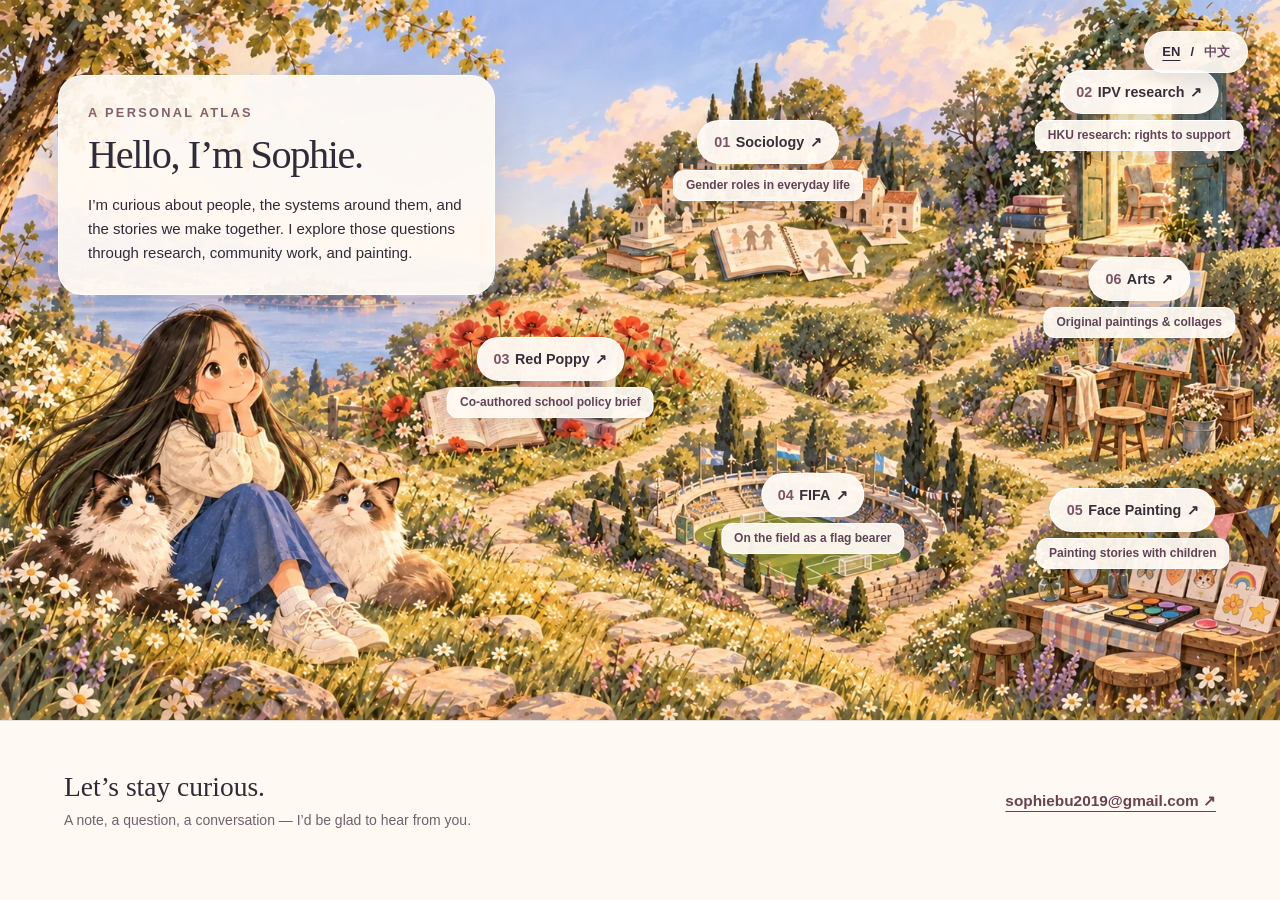
<file: index.html>
<!doctype html>
<html lang="en">
<head>
  <meta charset="utf-8" />
  <meta name="viewport" content="width=device-width, initial-scale=1" />
  <meta name="theme-color" content="#fff9f3" />
  <meta name="description" content="Sophie Bu's illustrated portfolio of research, policy, and community work." />
  <title>Sophie Bu | A Personal Atlas</title>
  <link rel="preload" as="image" href="assets/home-atlas-v2.webp" />
  <link rel="stylesheet" href="home.css?v=3" />
  <script src="home.js?v=3" defer></script>
</head>
<body>
  <a class="skip-link" href="#main" data-i18n="skip">Skip to content</a>
  <div class="language-switch" role="group" aria-label="Language">
    <button type="button" data-lang="en" aria-pressed="true">EN</button><span aria-hidden="true">/</span><button type="button" data-lang="zh" aria-pressed="false">中文</button>
  </div>
  <main id="main">
    <div class="map-scroll" aria-label="Illustrated map of Sophie's work">
      <section class="home-map" id="home" aria-labelledby="home-title">
        <img class="map-art" src="assets/home-atlas-v2.webp" alt="" width="1672" height="941" fetchpriority="high" />
        <div class="intro-card" id="about">
          <p class="eyebrow" data-i18n="eyebrow">A personal atlas</p>
          <h1 id="home-title" data-i18n="hello">Hello, I’m Sophie.</h1>
          <p data-i18n="intro">I’m curious about people, the systems around them, and the stories we make together. I explore those questions through research, community work, and painting.</p>
        </div>
        <nav class="map-destinations" id="selected-work" aria-label="Explore Sophie's projects">
          <a class="map-link sociology" href="activities/sociology.html" data-project="sociology"><span class="map-label"><span class="map-pill"><b>01</b> <span data-i18n="sociology">Sociology</span> <span aria-hidden="true">↗</span></span><span class="map-caption" data-i18n="sociologyHook">Gender roles in everyday life</span></span></a>
          <a class="map-link ipv" href="activities/ipv.html" data-project="ipv"><span class="map-label"><span class="map-pill"><b>02</b> <span data-i18n="ipv">IPV research</span> <span aria-hidden="true">↗</span></span><span class="map-caption" data-i18n="ipvHook">HKU research: rights to support</span></span></a>
          <a class="map-link trpi" href="activities/trpi.html" data-project="trpi"><span class="map-label"><span class="map-pill"><b>03</b> <span data-i18n="trpi">Red Poppy</span> <span aria-hidden="true">↗</span></span><span class="map-caption" data-i18n="trpiHook">Co-authored school policy brief</span></span></a>
          <a class="map-link fifa" href="activities/fifa.html" data-project="fifa"><span class="map-label"><span class="map-pill"><b>04</b> <span data-i18n="fifa">FIFA</span> <span aria-hidden="true">↗</span></span><span class="map-caption" data-i18n="fifaHook">On the field as a flag bearer</span></span></a>
          <a class="map-link face-painting" href="activities/face-painting.html" data-project="facePainting"><span class="map-label"><span class="map-pill"><b>05</b> <span data-i18n="facePainting">Face Painting</span> <span aria-hidden="true">↗</span></span><span class="map-caption" data-i18n="facePaintingHook">Painting stories with children</span></span></a>
          <a class="map-link arts" href="activities/arts.html" data-project="arts"><span class="map-label"><span class="map-pill"><b>06</b> <span data-i18n="arts">Arts</span> <span aria-hidden="true">↗</span></span><span class="map-caption" data-i18n="artsHook">Original paintings &amp; collages</span></span></a>
        </nav>
      </section>
    </div>
    <p class="mobile-cue" data-i18n="swipe">Swipe the picture to explore all six chapters →</p>
    <nav class="mobile-work" aria-label="Explore Sophie's projects">
      <p class="mobile-work-eyebrow" data-i18n="workEyebrow">Six chapters at a glance</p>
      <a href="activities/sociology.html"><b>01</b><span><strong data-i18n="sociology">Sociology</strong><small data-i18n="sociologyHook">Gender roles in everyday life</small></span><span aria-hidden="true">↗</span></a>
      <a href="activities/ipv.html"><b>02</b><span><strong data-i18n="ipv">IPV research</strong><small data-i18n="ipvHook">HKU research: rights to support</small></span><span aria-hidden="true">↗</span></a>
      <a href="activities/trpi.html"><b>03</b><span><strong data-i18n="trpi">Red Poppy</strong><small data-i18n="trpiHook">Co-authored school policy brief</small></span><span aria-hidden="true">↗</span></a>
      <a href="activities/fifa.html"><b>04</b><span><strong data-i18n="fifa">FIFA</strong><small data-i18n="fifaHook">On the field as a flag bearer</small></span><span aria-hidden="true">↗</span></a>
      <a href="activities/face-painting.html"><b>05</b><span><strong data-i18n="facePainting">Face Painting</strong><small data-i18n="facePaintingHook">Painting stories with children</small></span><span aria-hidden="true">↗</span></a>
      <a href="activities/arts.html"><b>06</b><span><strong data-i18n="arts">Arts</strong><small data-i18n="artsHook">Original paintings &amp; collages</small></span><span aria-hidden="true">↗</span></a>
    </nav>
    <section class="contact" id="contact" aria-labelledby="contact-title">
      <div>
        <h2 id="contact-title" data-i18n="contactTitle">Let’s stay curious.</h2>
        <p data-i18n="contactLead">A note, a question, a conversation — I’d be glad to hear from you.</p>
      </div>
      <a href="mailto:sophiebu2019@gmail.com">sophiebu2019@gmail.com <span aria-hidden="true">↗</span></a>
    </section>
  </main>
</body>
</html>
</file>
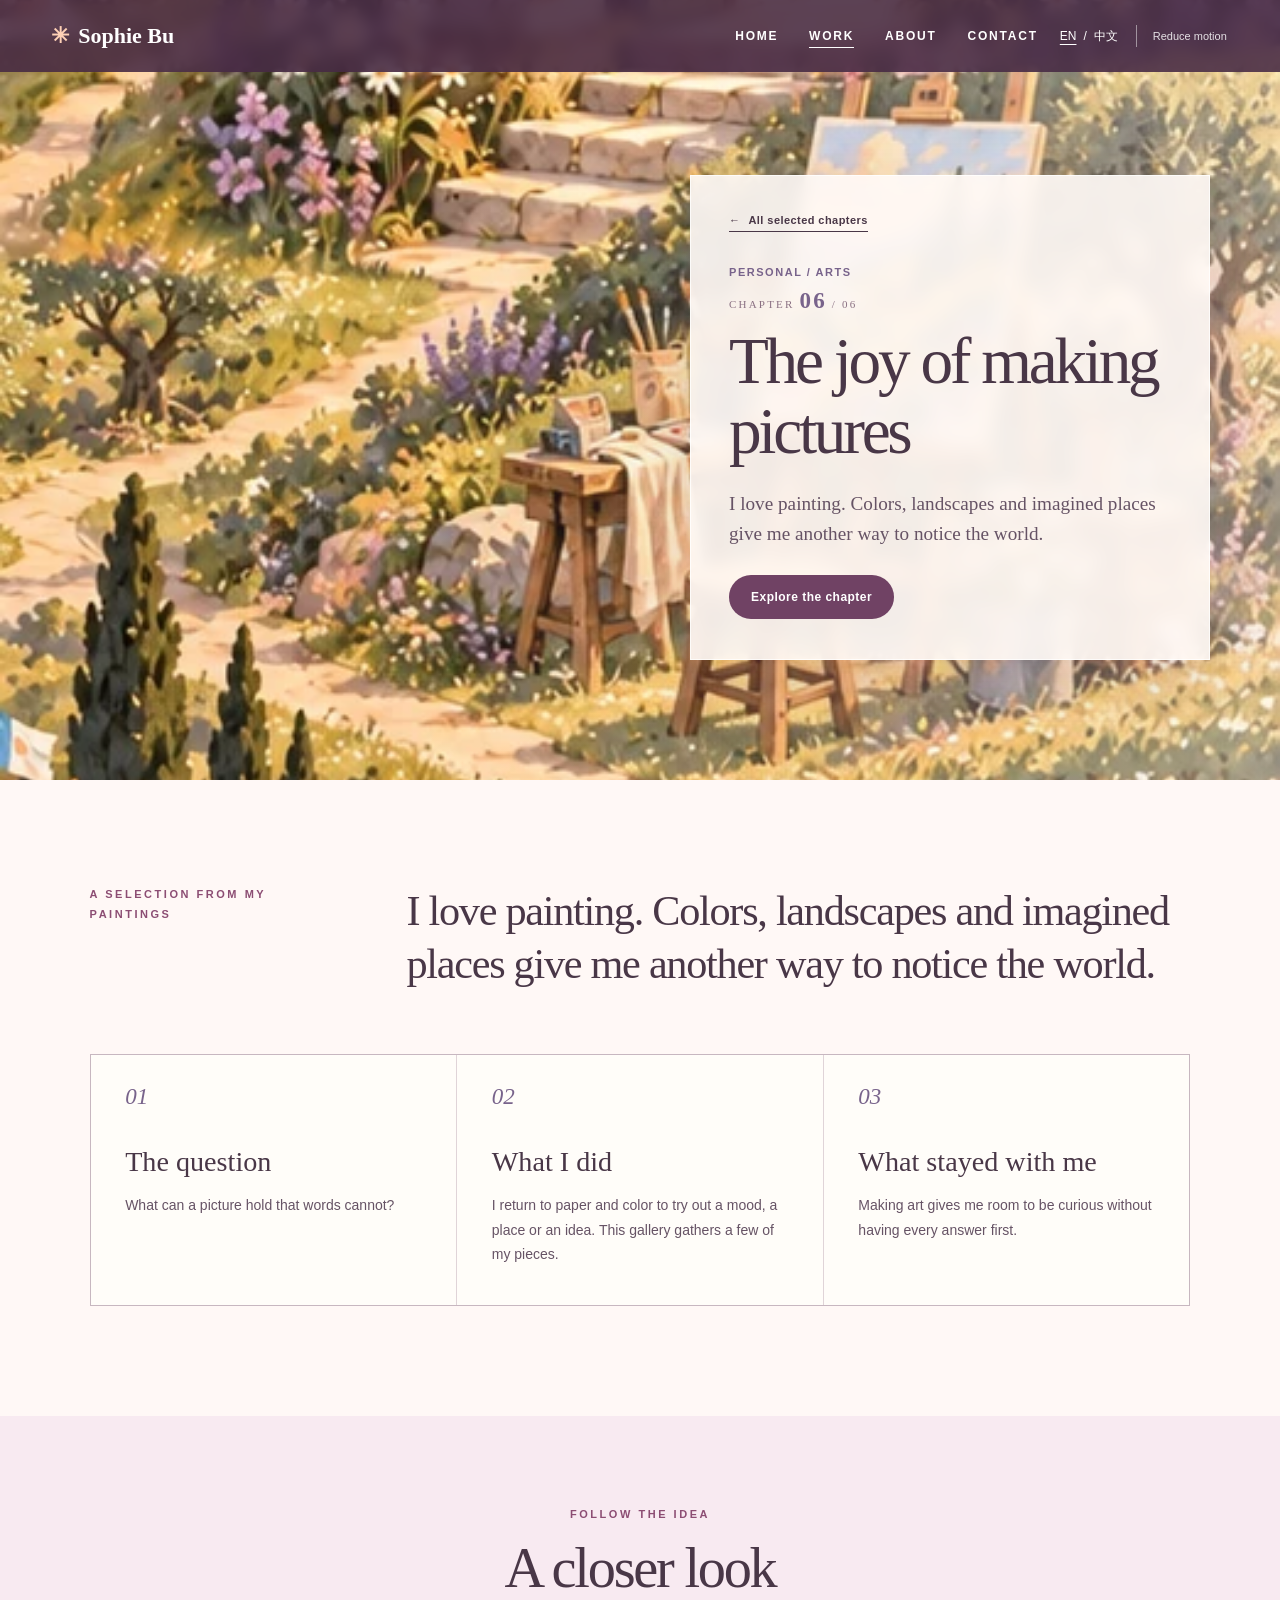
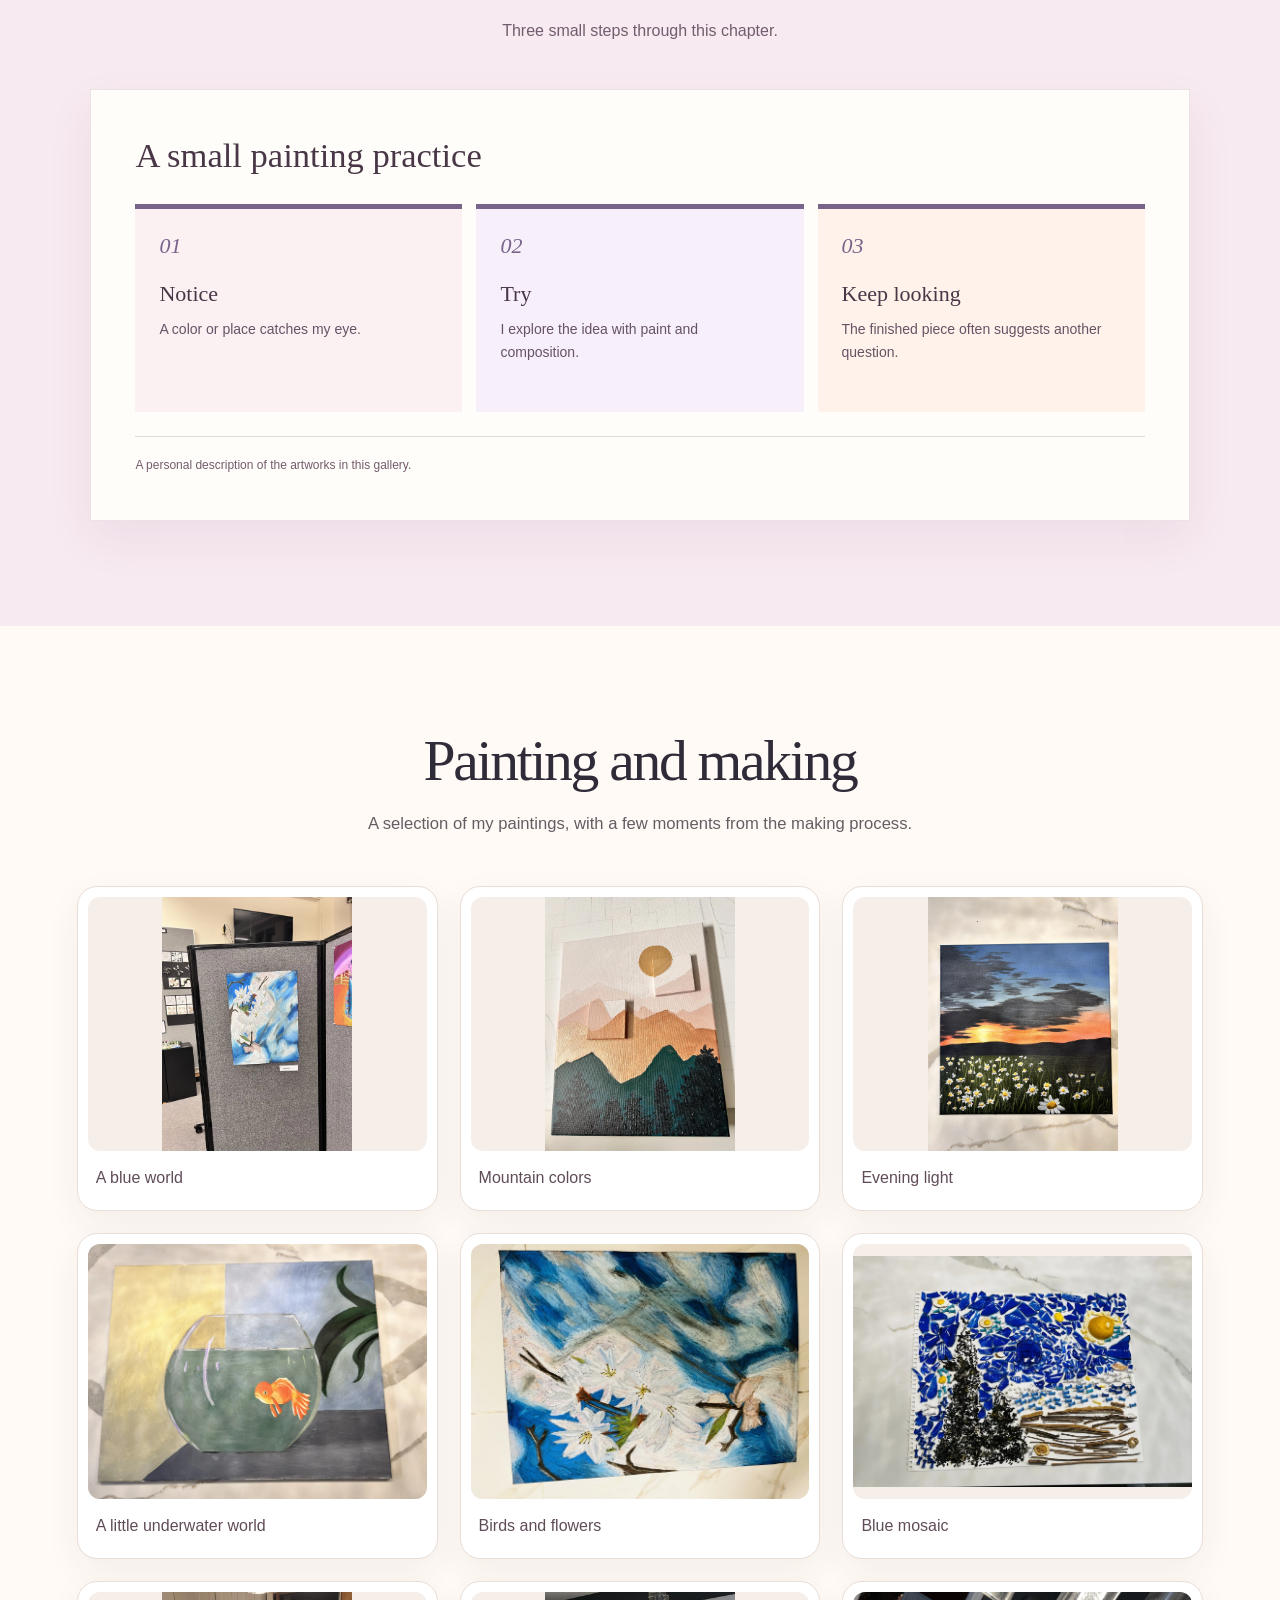
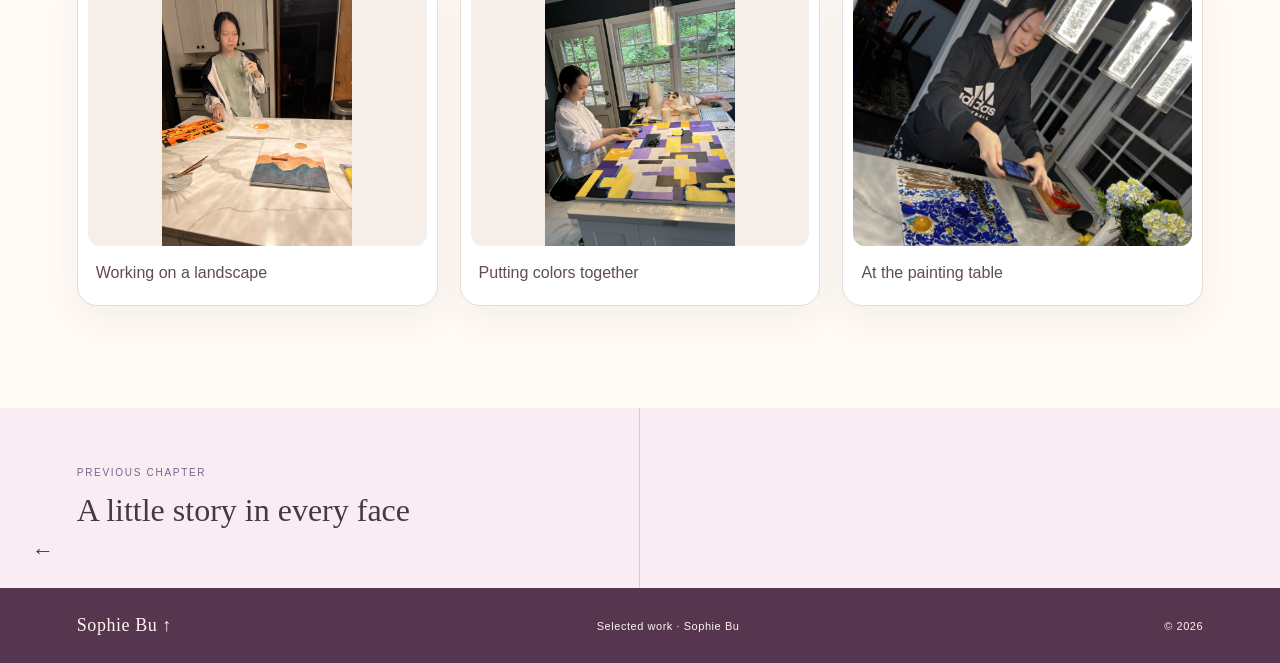
<file: activities/arts.html>
<!doctype html>
<html lang="en">
<head>
  <meta charset="utf-8" />
  <meta name="viewport" content="width=device-width, initial-scale=1" />
  <meta name="theme-color" content="#fff8f6" />
  <meta name="description" content="A chapter from Sophie Bu's illustrated activity portfolio." />
  <title>Activity | Sophie Bu</title>
  <link rel="preload" as="image" href="../assets/arts-hero-v2.webp" />
  <link rel="stylesheet" href="../styles.css?v=6" />
  <link rel="stylesheet" href="../theme.css?v=2" />
  <link rel="stylesheet" href="../creative.css?v=2" />
  <script src="../activity.js?v=4" defer></script>
</head>
<body class="activity-page" data-activity="arts">
  <a class="skip-link" href="#main" data-ui="skip">Skip to content</a>
  <header class="site-header detail-header">
    <a class="brand" href="../index.html#home" aria-label="Sophie Bu, home"><span class="brand-sun" aria-hidden="true">✳</span><span>Sophie Bu</span></a>
    <nav class="main-nav" aria-label="Main navigation">
      <a href="../index.html#home" data-ui="home">Home</a>
      <a href="../index.html#selected-work" data-ui="work" aria-current="page">Work</a>
      <a href="../index.html#about" data-ui="about">About</a>
      <a href="../index.html#contact" data-ui="contact">Contact</a>
    </nav>
    <div class="header-tools"><div class="lang-switch" role="group" aria-label="Language"><button type="button" data-lang="en" aria-pressed="true">EN</button><span aria-hidden="true">/</span><button type="button" data-lang="zh" aria-pressed="false">中文</button></div><button class="motion-toggle" type="button" aria-pressed="false">Reduce motion</button></div>
  </header>
  <button class="motion-toggle-mobile" type="button" aria-pressed="false">Reduce motion</button>
  <main id="main">
    <section class="detail-hero" aria-labelledby="detail-title">
      <img id="hero-art" class="detail-hero-art" src="../assets/arts-hero-v2.webp" alt="" fetchpriority="high" />
      <div class="detail-hero-shade" aria-hidden="true"></div>
      <div class="detail-hero-copy">
        <a class="detail-back" href="../index.html#selected-work"><span aria-hidden="true">←</span> <span data-ui="back">All selected chapters</span></a>
        <p class="detail-kicker"><span data-field="category"></span><span id="chapter-year"></span></p>
        <p class="detail-chapter"><span data-ui="chapter">CHAPTER</span> <strong id="chapter-number"></strong> / 06</p>
        <h1 id="detail-title" data-field="title"></h1>
        <p class="detail-lead" data-field="lead"></p>
        <a class="button button-dark" href="#story" data-ui="read">Explore the chapter</a>
      </div>
    </section>
    <section class="detail-story" id="story">
      <div class="detail-story-intro"><p class="section-kicker" data-field="role"></p><p data-field="lead"></p></div>
      <div class="detail-facts">
        <article><span>01</span><h2 data-ui="question">The question</h2><p data-field="question"></p></article>
        <article><span>02</span><h2 data-ui="action">What I did</h2><p data-field="action"></p></article>
        <article><span>03</span><h2 data-ui="insight">What stayed with me</h2><p data-field="insight"></p></article>
      </div>
    </section>
    <section class="detail-visuals" aria-labelledby="visuals-title"><div class="visuals-heading"><p class="section-kicker" data-ui="visualsEyebrow">FROM THE MATERIALS</p><h2 id="visuals-title" data-ui="visualsTitle">A closer look</h2><p data-ui="visualsLead">Short diagrams adapted from the work itself.</p></div><div id="research-visuals" class="research-visuals"></div></section>
    <section class="creative-gallery" aria-labelledby="gallery-title"><div class="gallery-heading"><h2 id="gallery-title" data-caption-en="Painting and making" data-caption-zh="画画，也记录创作的过程">Painting and making</h2><p data-caption-en="A selection of my paintings, with a few moments from the making process." data-caption-zh="选了几幅我的作品，也留下几张创作时的照片。">A selection of my paintings, with a few moments from the making process.</p></div><div class="gallery-grid"><figure><img src="../assets/arts-blue-exhibition.webp" alt="Blue painting on display." data-alt-en="Blue painting on display." data-alt-zh="展出的蓝色绘画。" loading="lazy" decoding="async" /><figcaption data-caption-en="A blue world" data-caption-zh="蓝色的世界">A blue world</figcaption></figure><figure><img src="../assets/arts-mountains.webp" alt="Colorful abstract mountain painting." data-alt-en="Colorful abstract mountain painting." data-alt-zh="色彩丰富的抽象山景画。" loading="lazy" decoding="async" /><figcaption data-caption-en="Mountain colors" data-caption-zh="山的颜色">Mountain colors</figcaption></figure><figure><img src="../assets/arts-sunset.webp" alt="Landscape painting with a warm sky." data-alt-en="Landscape painting with a warm sky." data-alt-zh="暖色天空下的风景画。" loading="lazy" decoding="async" /><figcaption data-caption-en="Evening light" data-caption-zh="傍晚的光">Evening light</figcaption></figure><figure><img src="../assets/arts-fishbowl.webp" alt="Painting of fish in a bowl." data-alt-en="Painting of fish in a bowl." data-alt-zh="鱼缸中的小鱼绘画。" loading="lazy" decoding="async" /><figcaption data-caption-en="A little underwater world" data-caption-zh="水中的小世界">A little underwater world</figcaption></figure><figure><img src="../assets/arts-birds.webp" alt="Blue birds and flowers in a painting." data-alt-en="Blue birds and flowers in a painting." data-alt-zh="蓝色的鸟与花的绘画。" loading="lazy" decoding="async" /><figcaption data-caption-en="Birds and flowers" data-caption-zh="鸟与花">Birds and flowers</figcaption></figure><figure><img src="../assets/arts-mosaic.webp" alt="Artwork with blue mosaic forms." data-alt-en="Artwork with blue mosaic forms." data-alt-zh="蓝色拼贴风格的作品。" loading="lazy" decoding="async" /><figcaption data-caption-en="Blue mosaic" data-caption-zh="蓝色拼贴">Blue mosaic</figcaption></figure><figure><img src="../assets/arts-making-landscape.webp" alt="Sophie works on a landscape painting at a table." data-alt-en="Sophie works on a landscape painting at a table." data-alt-zh="Sophie 在桌边创作风景画。" loading="lazy" decoding="async" /><figcaption data-caption-en="Working on a landscape" data-caption-zh="画风景的时候">Working on a landscape</figcaption></figure><figure><img src="../assets/arts-making-collage.webp" alt="Sophie works on a colorful collage at a table." data-alt-en="Sophie works on a colorful collage at a table." data-alt-zh="Sophie 在桌边制作彩色拼贴。" loading="lazy" decoding="async" /><figcaption data-caption-en="Putting colors together" data-caption-zh="把颜色拼在一起">Putting colors together</figcaption></figure><figure><img src="../assets/arts-making-mosaic.webp" alt="Sophie works on a blue mosaic-style painting." data-alt-en="Sophie works on a blue mosaic-style painting." data-alt-zh="Sophie 正在创作蓝色拼贴风格的绘画。" loading="lazy" decoding="async" /><figcaption data-caption-en="At the painting table" data-caption-zh="在画桌前">At the painting table</figcaption></figure></div></section>
    <section class="detail-download" id="download-panel" aria-labelledby="download-title" hidden><div><p class="section-kicker" data-ui="downloadEyebrow">READ THE FULL WORK</p><h2 id="download-title" data-ui="downloadTitle">Download the paper</h2><p id="download-name"></p><p id="download-note"></p></div><a class="button button-dark" id="download-link" href="#" download data-ui="downloadButton">Download PDF</a></section>
    <nav class="chapter-navigation" aria-label="Chapter navigation"><a id="previous-link" href="#"><small data-ui="previous">Previous chapter</small><span></span><b aria-hidden="true">←</b></a><a id="next-link" href="#"><small data-ui="next">Next chapter</small><span></span><b aria-hidden="true">→</b></a></nav>
  </main>
  <footer class="site-footer"><a href="../index.html#home">Sophie Bu <span aria-hidden="true">↑</span></a><span data-ui="footer">Selected work · Sophie Bu</span><span>© 2026</span></footer>
</body>
</html>
</file>
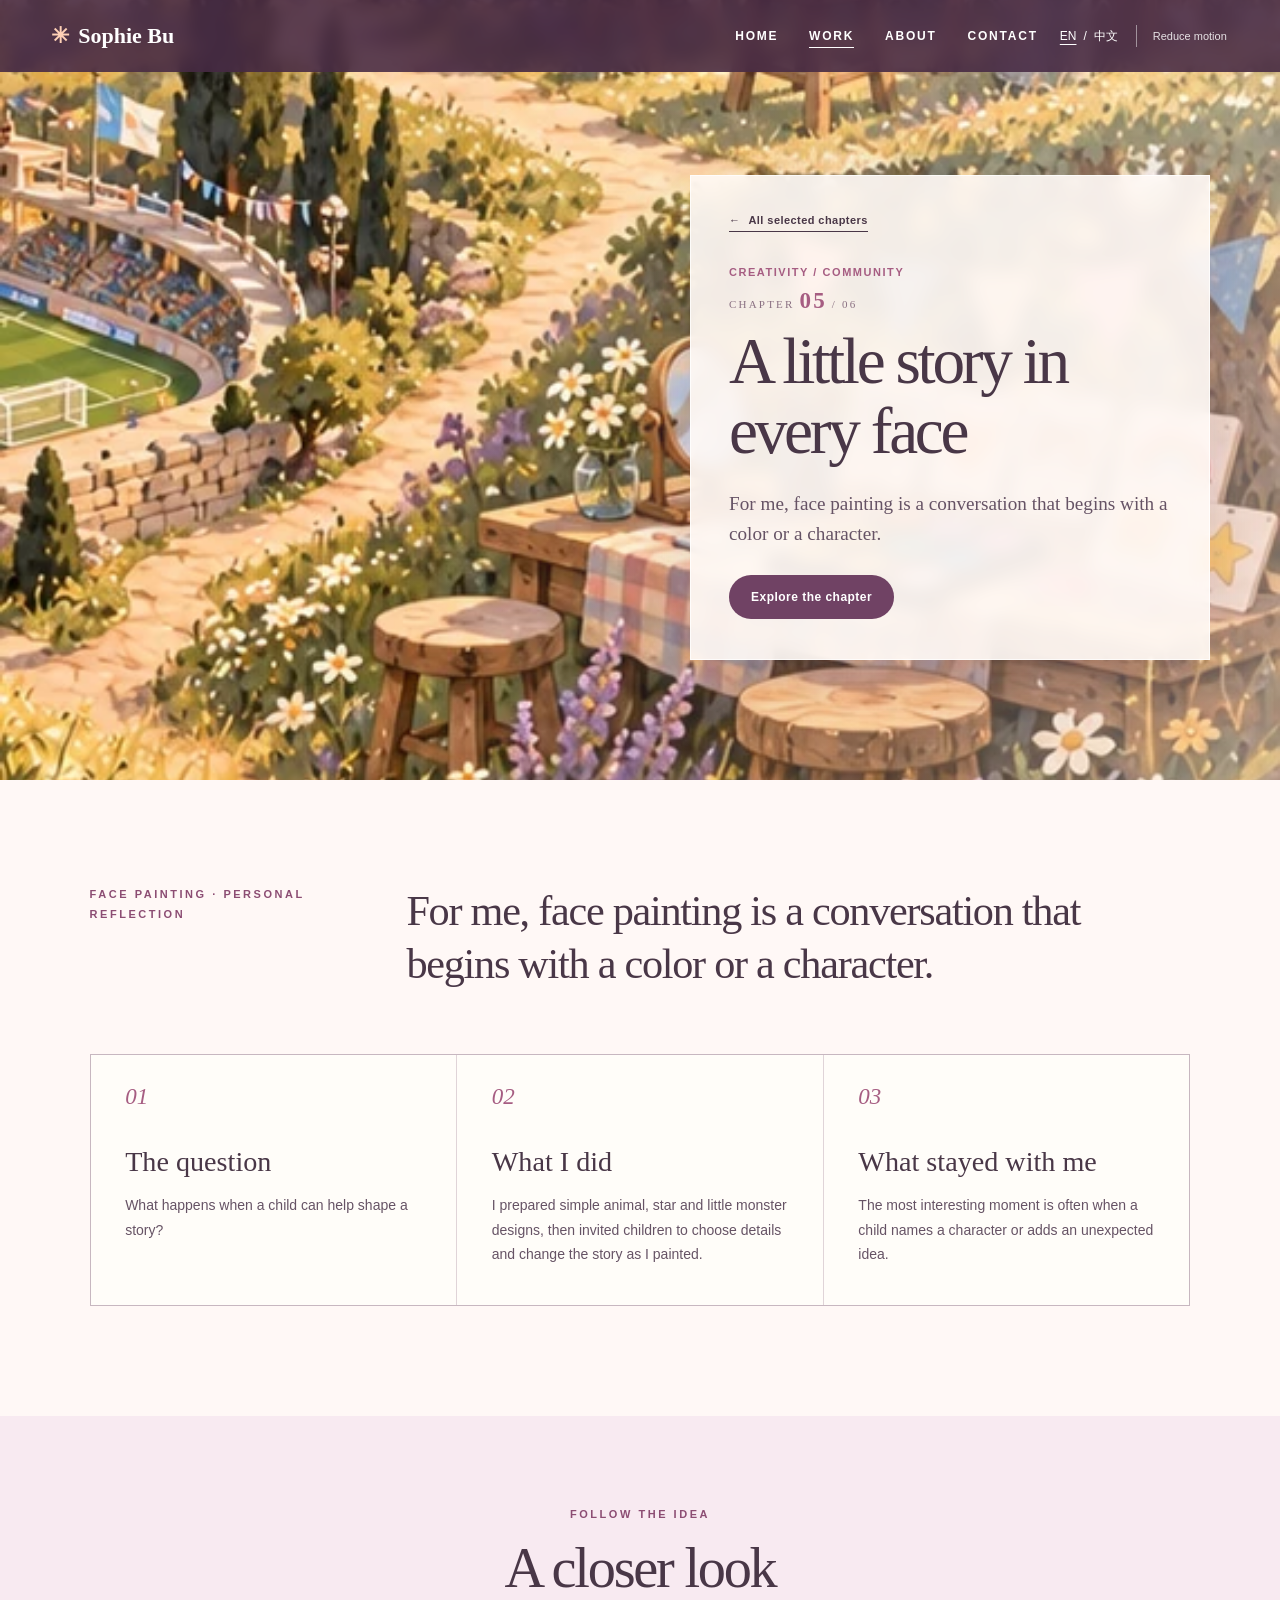
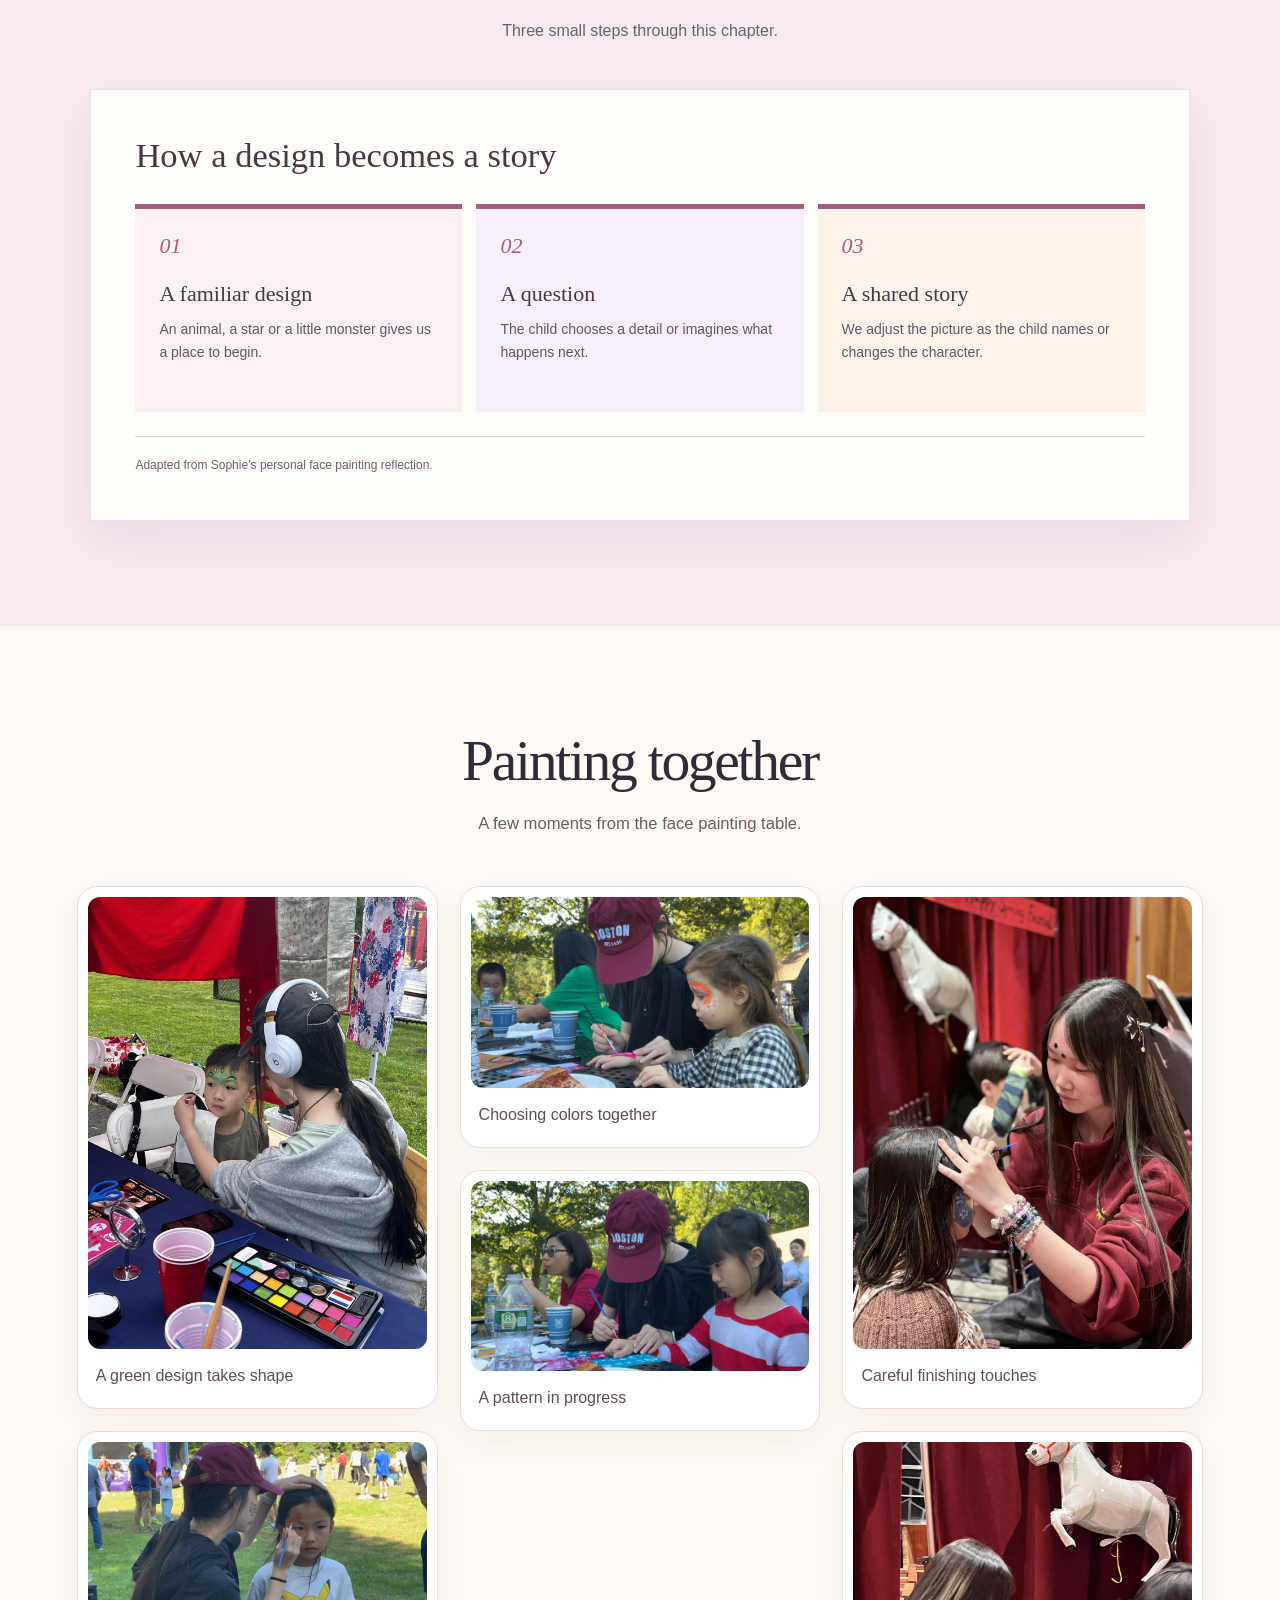
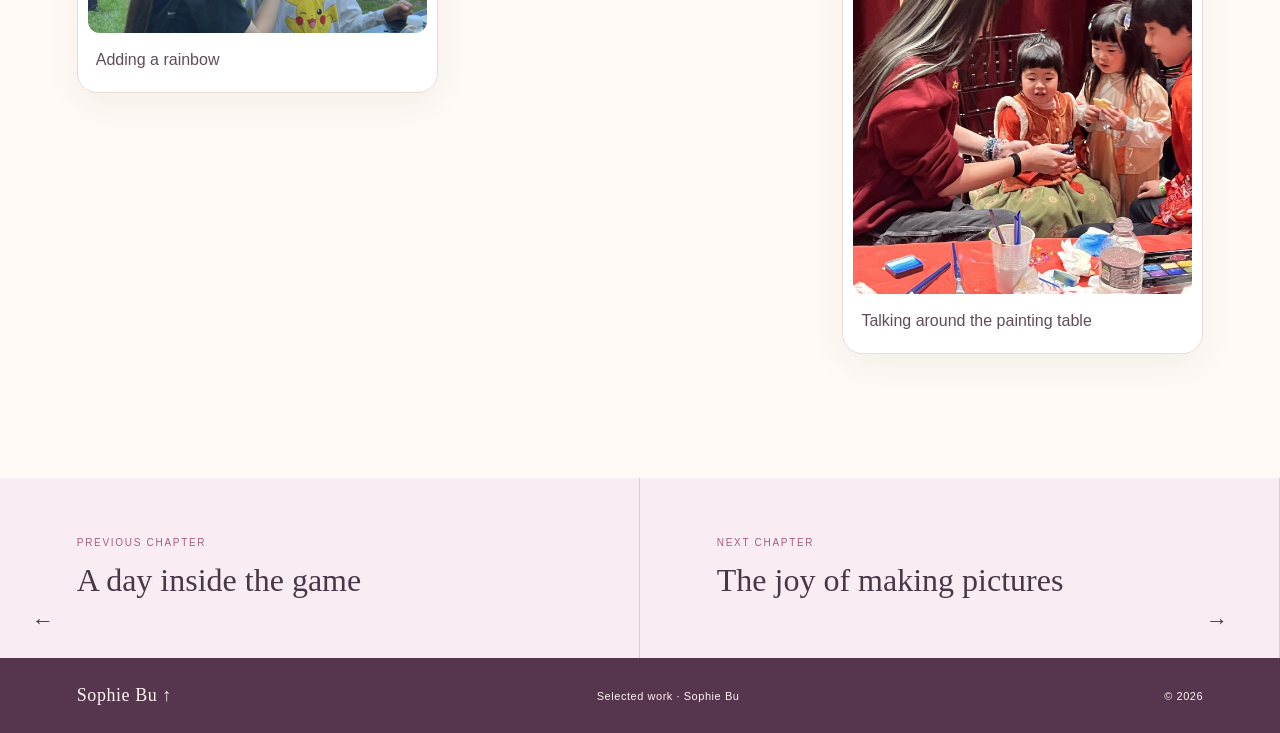
<file: activities/face-painting.html>
<!doctype html>
<html lang="en">
<head>
  <meta charset="utf-8" />
  <meta name="viewport" content="width=device-width, initial-scale=1" />
  <meta name="theme-color" content="#fff8f6" />
  <meta name="description" content="A chapter from Sophie Bu's illustrated activity portfolio." />
  <title>Activity | Sophie Bu</title>
  <link rel="preload" as="image" href="../assets/face-painting-hero-v2.webp" />
  <link rel="stylesheet" href="../styles.css?v=6" />
  <link rel="stylesheet" href="../theme.css?v=2" />
  <link rel="stylesheet" href="../creative.css?v=2" />
  <script src="../activity.js?v=4" defer></script>
</head>
<body class="activity-page" data-activity="face-painting">
  <a class="skip-link" href="#main" data-ui="skip">Skip to content</a>
  <header class="site-header detail-header">
    <a class="brand" href="../index.html#home" aria-label="Sophie Bu, home"><span class="brand-sun" aria-hidden="true">✳</span><span>Sophie Bu</span></a>
    <nav class="main-nav" aria-label="Main navigation">
      <a href="../index.html#home" data-ui="home">Home</a>
      <a href="../index.html#selected-work" data-ui="work" aria-current="page">Work</a>
      <a href="../index.html#about" data-ui="about">About</a>
      <a href="../index.html#contact" data-ui="contact">Contact</a>
    </nav>
    <div class="header-tools"><div class="lang-switch" role="group" aria-label="Language"><button type="button" data-lang="en" aria-pressed="true">EN</button><span aria-hidden="true">/</span><button type="button" data-lang="zh" aria-pressed="false">中文</button></div><button class="motion-toggle" type="button" aria-pressed="false">Reduce motion</button></div>
  </header>
  <button class="motion-toggle-mobile" type="button" aria-pressed="false">Reduce motion</button>
  <main id="main">
    <section class="detail-hero" aria-labelledby="detail-title">
      <img id="hero-art" class="detail-hero-art" src="../assets/face-painting-hero-v2.webp" alt="" fetchpriority="high" />
      <div class="detail-hero-shade" aria-hidden="true"></div>
      <div class="detail-hero-copy">
        <a class="detail-back" href="../index.html#selected-work"><span aria-hidden="true">←</span> <span data-ui="back">All selected chapters</span></a>
        <p class="detail-kicker"><span data-field="category"></span><span id="chapter-year"></span></p>
        <p class="detail-chapter"><span data-ui="chapter">CHAPTER</span> <strong id="chapter-number"></strong> / 06</p>
        <h1 id="detail-title" data-field="title"></h1>
        <p class="detail-lead" data-field="lead"></p>
        <a class="button button-dark" href="#story" data-ui="read">Explore the chapter</a>
      </div>
    </section>
    <section class="detail-story" id="story">
      <div class="detail-story-intro"><p class="section-kicker" data-field="role"></p><p data-field="lead"></p></div>
      <div class="detail-facts">
        <article><span>01</span><h2 data-ui="question">The question</h2><p data-field="question"></p></article>
        <article><span>02</span><h2 data-ui="action">What I did</h2><p data-field="action"></p></article>
        <article><span>03</span><h2 data-ui="insight">What stayed with me</h2><p data-field="insight"></p></article>
      </div>
    </section>
    <section class="detail-visuals" aria-labelledby="visuals-title"><div class="visuals-heading"><p class="section-kicker" data-ui="visualsEyebrow">FROM THE MATERIALS</p><h2 id="visuals-title" data-ui="visualsTitle">A closer look</h2><p data-ui="visualsLead">Short diagrams adapted from the work itself.</p></div><div id="research-visuals" class="research-visuals"></div></section>
    
    <section class="creative-gallery" aria-labelledby="gallery-title"><div class="gallery-heading"><h2 id="gallery-title" data-caption-en="Painting together" data-caption-zh="一起画出来的故事">Painting together</h2><p data-caption-en="A few moments from the face painting table." data-caption-zh="面部彩绘现场的几个瞬间。">A few moments from the face painting table.</p></div><div class="gallery-grid gallery-photos"><figure><img src="../assets/face-painting-green.webp" alt="Sophie paints a green design for a child outdoors." data-alt-en="Sophie paints a green design for a child outdoors." data-alt-zh="Sophie 在户外为小朋友画绿色图案。" loading="lazy" decoding="async" /><figcaption data-caption-en="A green design takes shape" data-caption-zh="绿色图案慢慢成形">A green design takes shape</figcaption></figure><figure><img src="../assets/face-painting-rainbow.webp" alt="Sophie paints a rainbow design for a child." data-alt-en="Sophie paints a rainbow design for a child." data-alt-zh="Sophie 为小朋友画彩虹图案。" loading="lazy" decoding="async" /><figcaption data-caption-en="Adding a rainbow" data-caption-zh="添上一道彩虹">Adding a rainbow</figcaption></figure><figure><img src="../assets/face-painting-hand.webp" alt="Sophie paints a pink design on a child’s hand at an outdoor table." data-alt-en="Sophie paints a pink design on a child’s hand at an outdoor table." data-alt-zh="Sophie 在户外彩绘桌边为小朋友的手画粉色图案。" loading="lazy" decoding="async" /><figcaption data-caption-en="Choosing colors together" data-caption-zh="一起挑选颜色">Choosing colors together</figcaption></figure><figure><img src="../assets/face-painting-pattern.webp" alt="Sophie paints at the table while a child watches." data-alt-en="Sophie paints at the table while a child watches." data-alt-zh="Sophie 在桌边绘画，小朋友在旁边观看。" loading="lazy" decoding="async" /><figcaption data-caption-en="A pattern in progress" data-caption-zh="继续完成图案">A pattern in progress</figcaption></figure><figure><img src="../assets/face-painting-stars.webp" alt="Sophie paints small details on a child’s face indoors." data-alt-en="Sophie paints small details on a child’s face indoors." data-alt-zh="Sophie 在室内为小朋友的脸画上细节。" loading="lazy" decoding="async" /><figcaption data-caption-en="Careful finishing touches" data-caption-zh="画上最后的细节">Careful finishing touches</figcaption></figure><figure><img src="../assets/face-painting-children.webp" alt="Sophie talks with children at a face painting table." data-alt-en="Sophie talks with children at a face painting table." data-alt-zh="Sophie 和小朋友们围在彩绘桌旁交流。" loading="lazy" decoding="async" /><figcaption data-caption-en="Talking around the painting table" data-caption-zh="围着彩绘桌聊天">Talking around the painting table</figcaption></figure></div></section>
    <section class="detail-download" id="download-panel" aria-labelledby="download-title" hidden><div><p class="section-kicker" data-ui="downloadEyebrow">READ THE FULL WORK</p><h2 id="download-title" data-ui="downloadTitle">Download the paper</h2><p id="download-name"></p><p id="download-note"></p></div><a class="button button-dark" id="download-link" href="#" download data-ui="downloadButton">Download PDF</a></section>
    <nav class="chapter-navigation" aria-label="Chapter navigation"><a id="previous-link" href="#"><small data-ui="previous">Previous chapter</small><span></span><b aria-hidden="true">←</b></a><a id="next-link" href="#"><small data-ui="next">Next chapter</small><span></span><b aria-hidden="true">→</b></a></nav>
  </main>
  <footer class="site-footer"><a href="../index.html#home">Sophie Bu <span aria-hidden="true">↑</span></a><span data-ui="footer">Selected work · Sophie Bu</span><span>© 2026</span></footer>
</body>
</html>
</file>
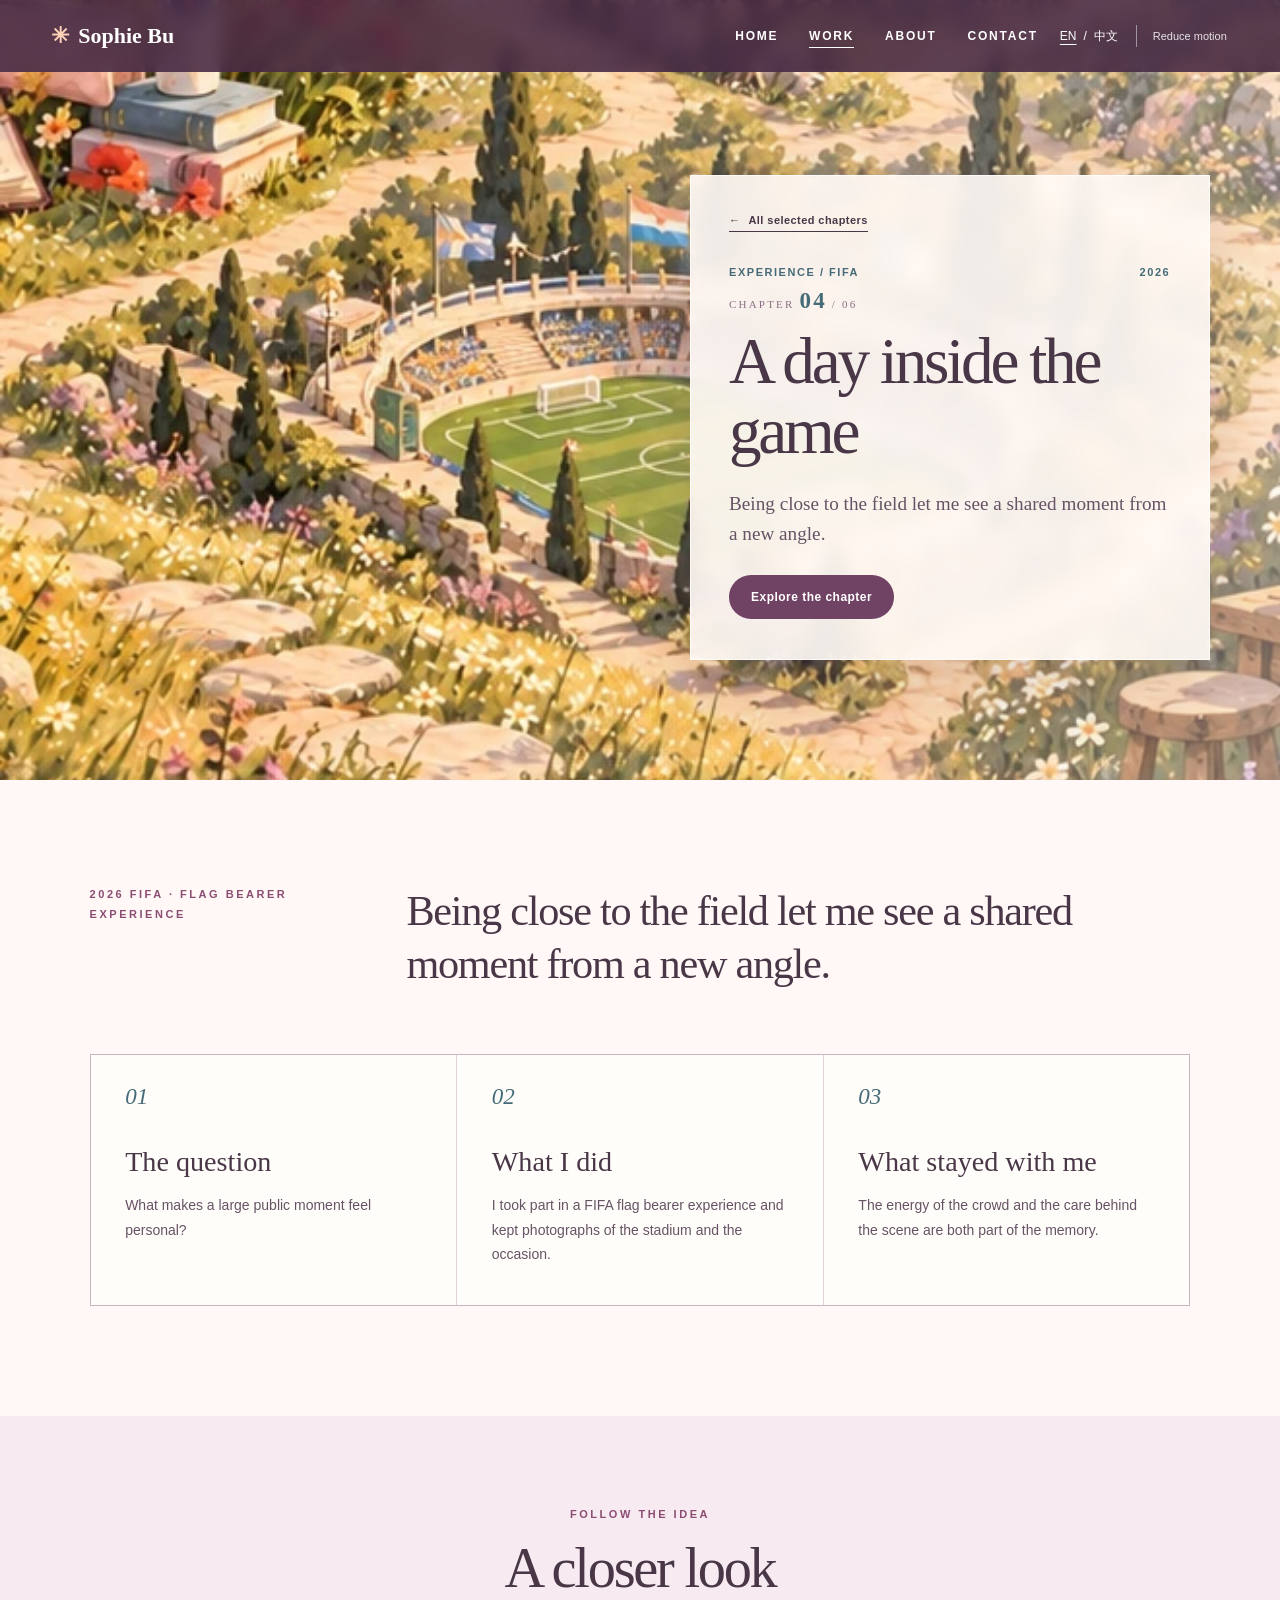
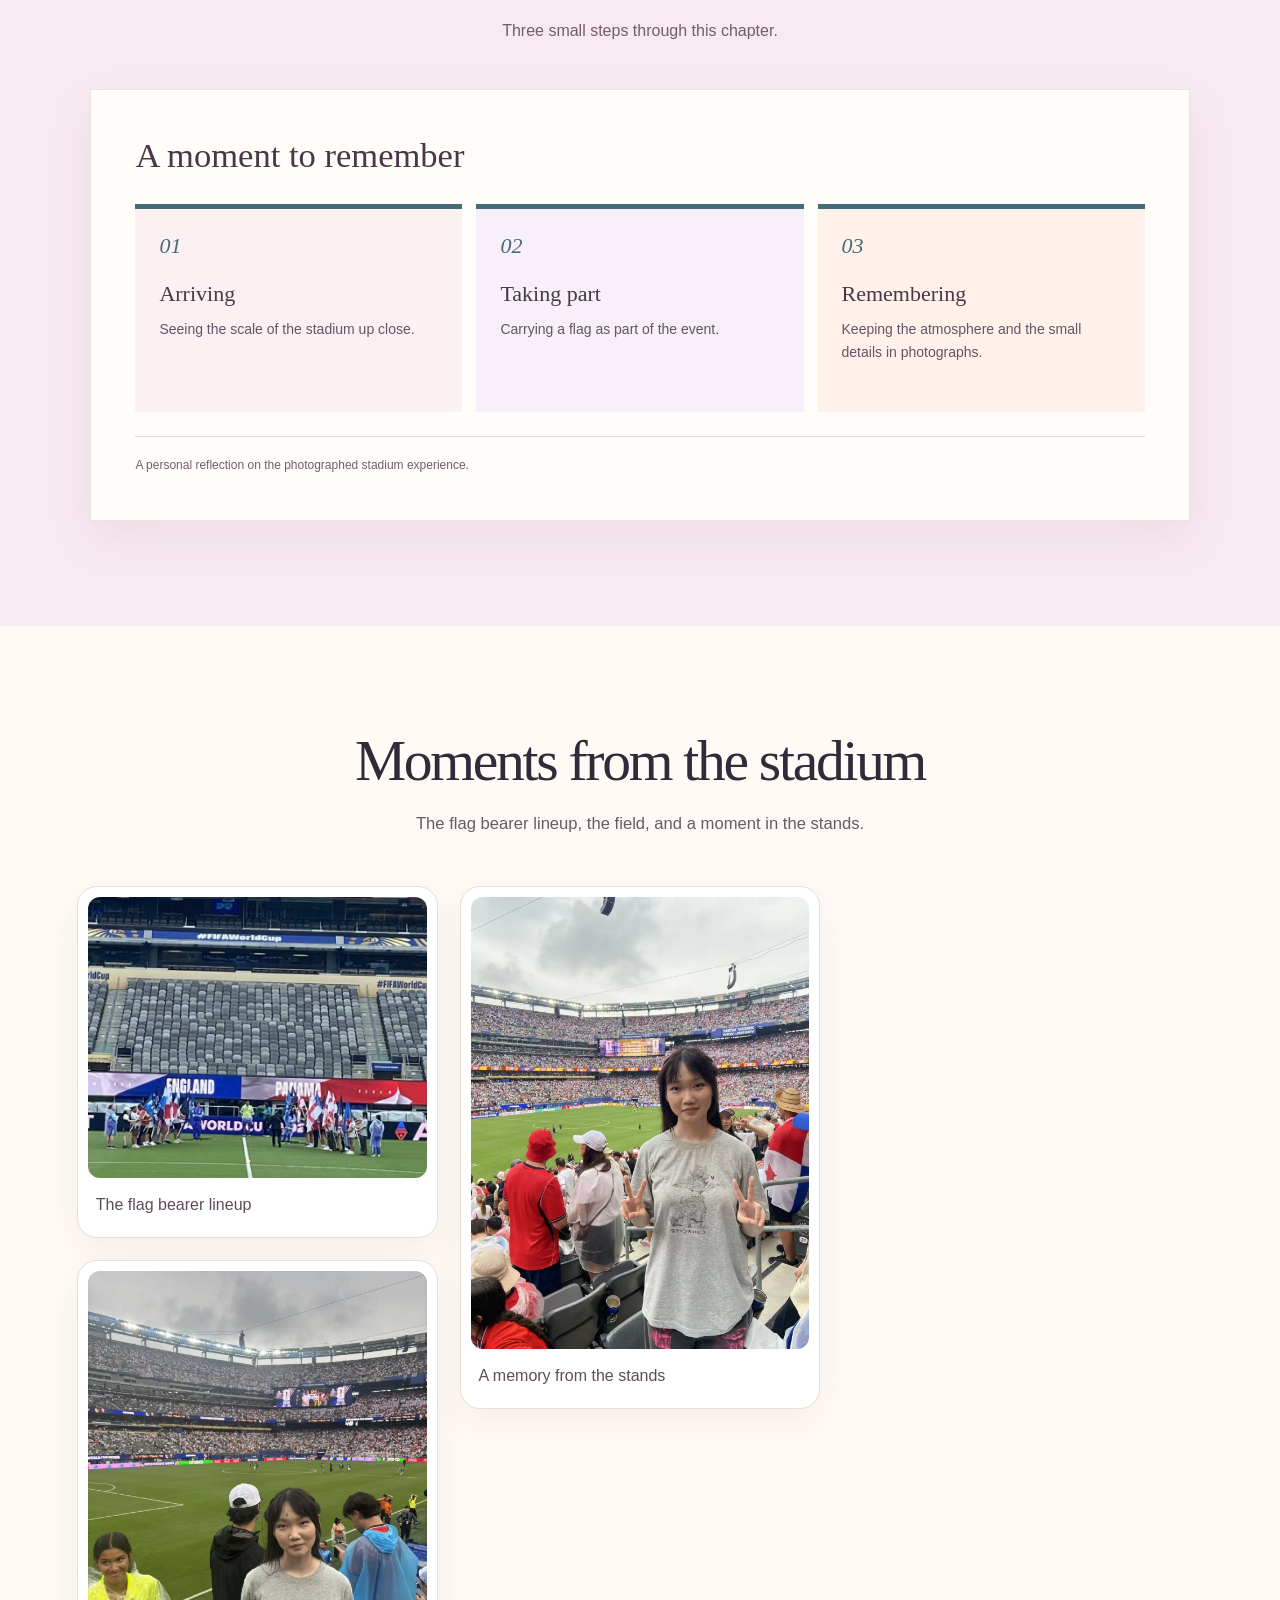
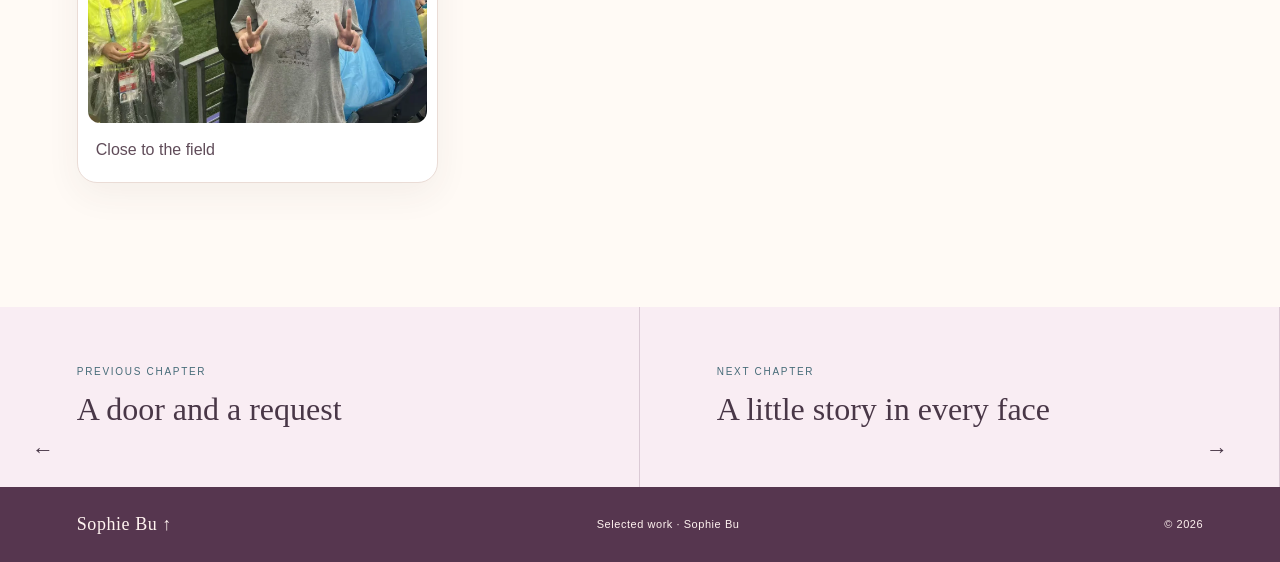
<file: activities/fifa.html>
<!doctype html>
<html lang="en">
<head>
  <meta charset="utf-8" />
  <meta name="viewport" content="width=device-width, initial-scale=1" />
  <meta name="theme-color" content="#fff8f6" />
  <meta name="description" content="A chapter from Sophie Bu's illustrated activity portfolio." />
  <title>Activity | Sophie Bu</title>
  <link rel="preload" as="image" href="../assets/fifa-hero-v2.webp" />
  <link rel="stylesheet" href="../styles.css?v=6" />
  <link rel="stylesheet" href="../theme.css?v=2" />
  <link rel="stylesheet" href="../creative.css?v=2" />
  <script src="../activity.js?v=4" defer></script>
</head>
<body class="activity-page" data-activity="fifa">
  <a class="skip-link" href="#main" data-ui="skip">Skip to content</a>
  <header class="site-header detail-header">
    <a class="brand" href="../index.html#home" aria-label="Sophie Bu, home"><span class="brand-sun" aria-hidden="true">✳</span><span>Sophie Bu</span></a>
    <nav class="main-nav" aria-label="Main navigation">
      <a href="../index.html#home" data-ui="home">Home</a>
      <a href="../index.html#selected-work" data-ui="work" aria-current="page">Work</a>
      <a href="../index.html#about" data-ui="about">About</a>
      <a href="../index.html#contact" data-ui="contact">Contact</a>
    </nav>
    <div class="header-tools"><div class="lang-switch" role="group" aria-label="Language"><button type="button" data-lang="en" aria-pressed="true">EN</button><span aria-hidden="true">/</span><button type="button" data-lang="zh" aria-pressed="false">中文</button></div><button class="motion-toggle" type="button" aria-pressed="false">Reduce motion</button></div>
  </header>
  <button class="motion-toggle-mobile" type="button" aria-pressed="false">Reduce motion</button>
  <main id="main">
    <section class="detail-hero" aria-labelledby="detail-title">
      <img id="hero-art" class="detail-hero-art" src="../assets/fifa-hero-v2.webp" alt="" fetchpriority="high" />
      <div class="detail-hero-shade" aria-hidden="true"></div>
      <div class="detail-hero-copy">
        <a class="detail-back" href="../index.html#selected-work"><span aria-hidden="true">←</span> <span data-ui="back">All selected chapters</span></a>
        <p class="detail-kicker"><span data-field="category"></span><span id="chapter-year"></span></p>
        <p class="detail-chapter"><span data-ui="chapter">CHAPTER</span> <strong id="chapter-number"></strong> / 06</p>
        <h1 id="detail-title" data-field="title"></h1>
        <p class="detail-lead" data-field="lead"></p>
        <a class="button button-dark" href="#story" data-ui="read">Explore the chapter</a>
      </div>
    </section>
    <section class="detail-story" id="story">
      <div class="detail-story-intro"><p class="section-kicker" data-field="role"></p><p data-field="lead"></p></div>
      <div class="detail-facts">
        <article><span>01</span><h2 data-ui="question">The question</h2><p data-field="question"></p></article>
        <article><span>02</span><h2 data-ui="action">What I did</h2><p data-field="action"></p></article>
        <article><span>03</span><h2 data-ui="insight">What stayed with me</h2><p data-field="insight"></p></article>
      </div>
    </section>
    <section class="detail-visuals" aria-labelledby="visuals-title"><div class="visuals-heading"><p class="section-kicker" data-ui="visualsEyebrow">FROM THE MATERIALS</p><h2 id="visuals-title" data-ui="visualsTitle">A closer look</h2><p data-ui="visualsLead">Short diagrams adapted from the work itself.</p></div><div id="research-visuals" class="research-visuals"></div></section>
    <section class="creative-gallery" aria-labelledby="gallery-title"><div class="gallery-heading"><h2 id="gallery-title" data-caption-en="Moments from the stadium" data-caption-zh="球场上的几个瞬间">Moments from the stadium</h2><p data-caption-en="The flag bearer lineup, the field, and a moment in the stands." data-caption-zh="旗手队列、球场，还有看台上的留影。">The flag bearer lineup, the field, and a moment in the stands.</p></div><div class="gallery-grid gallery-photos"><figure><img src="../assets/fifa-stadium.webp" alt="Flag bearers line up on the football field." data-alt-en="Flag bearers line up on the football field." data-alt-zh="旗手在足球场上列队。" loading="lazy" decoding="async" /><figcaption data-caption-en="The flag bearer lineup" data-caption-zh="旗手队列">The flag bearer lineup</figcaption></figure><figure><img src="../assets/fifa-field.webp" alt="Sophie stands near the field in a crowded football stadium." data-alt-en="Sophie stands near the field in a crowded football stadium." data-alt-zh="Sophie 站在观众满座的足球场边。" loading="lazy" decoding="async" /><figcaption data-caption-en="Close to the field" data-caption-zh="走近球场">Close to the field</figcaption></figure><figure><img src="../assets/fifa-stands.webp" alt="Sophie poses in the stands with the field behind her." data-alt-en="Sophie poses in the stands with the field behind her." data-alt-zh="Sophie 在看台上留影，身后是球场。" loading="lazy" decoding="async" /><figcaption data-caption-en="A memory from the stands" data-caption-zh="看台上的留影">A memory from the stands</figcaption></figure></div></section>
    <section class="detail-download" id="download-panel" aria-labelledby="download-title" hidden><div><p class="section-kicker" data-ui="downloadEyebrow">READ THE FULL WORK</p><h2 id="download-title" data-ui="downloadTitle">Download the paper</h2><p id="download-name"></p><p id="download-note"></p></div><a class="button button-dark" id="download-link" href="#" download data-ui="downloadButton">Download PDF</a></section>
    <nav class="chapter-navigation" aria-label="Chapter navigation"><a id="previous-link" href="#"><small data-ui="previous">Previous chapter</small><span></span><b aria-hidden="true">←</b></a><a id="next-link" href="#"><small data-ui="next">Next chapter</small><span></span><b aria-hidden="true">→</b></a></nav>
  </main>
  <footer class="site-footer"><a href="../index.html#home">Sophie Bu <span aria-hidden="true">↑</span></a><span data-ui="footer">Selected work · Sophie Bu</span><span>© 2026</span></footer>
</body>
</html>
</file>
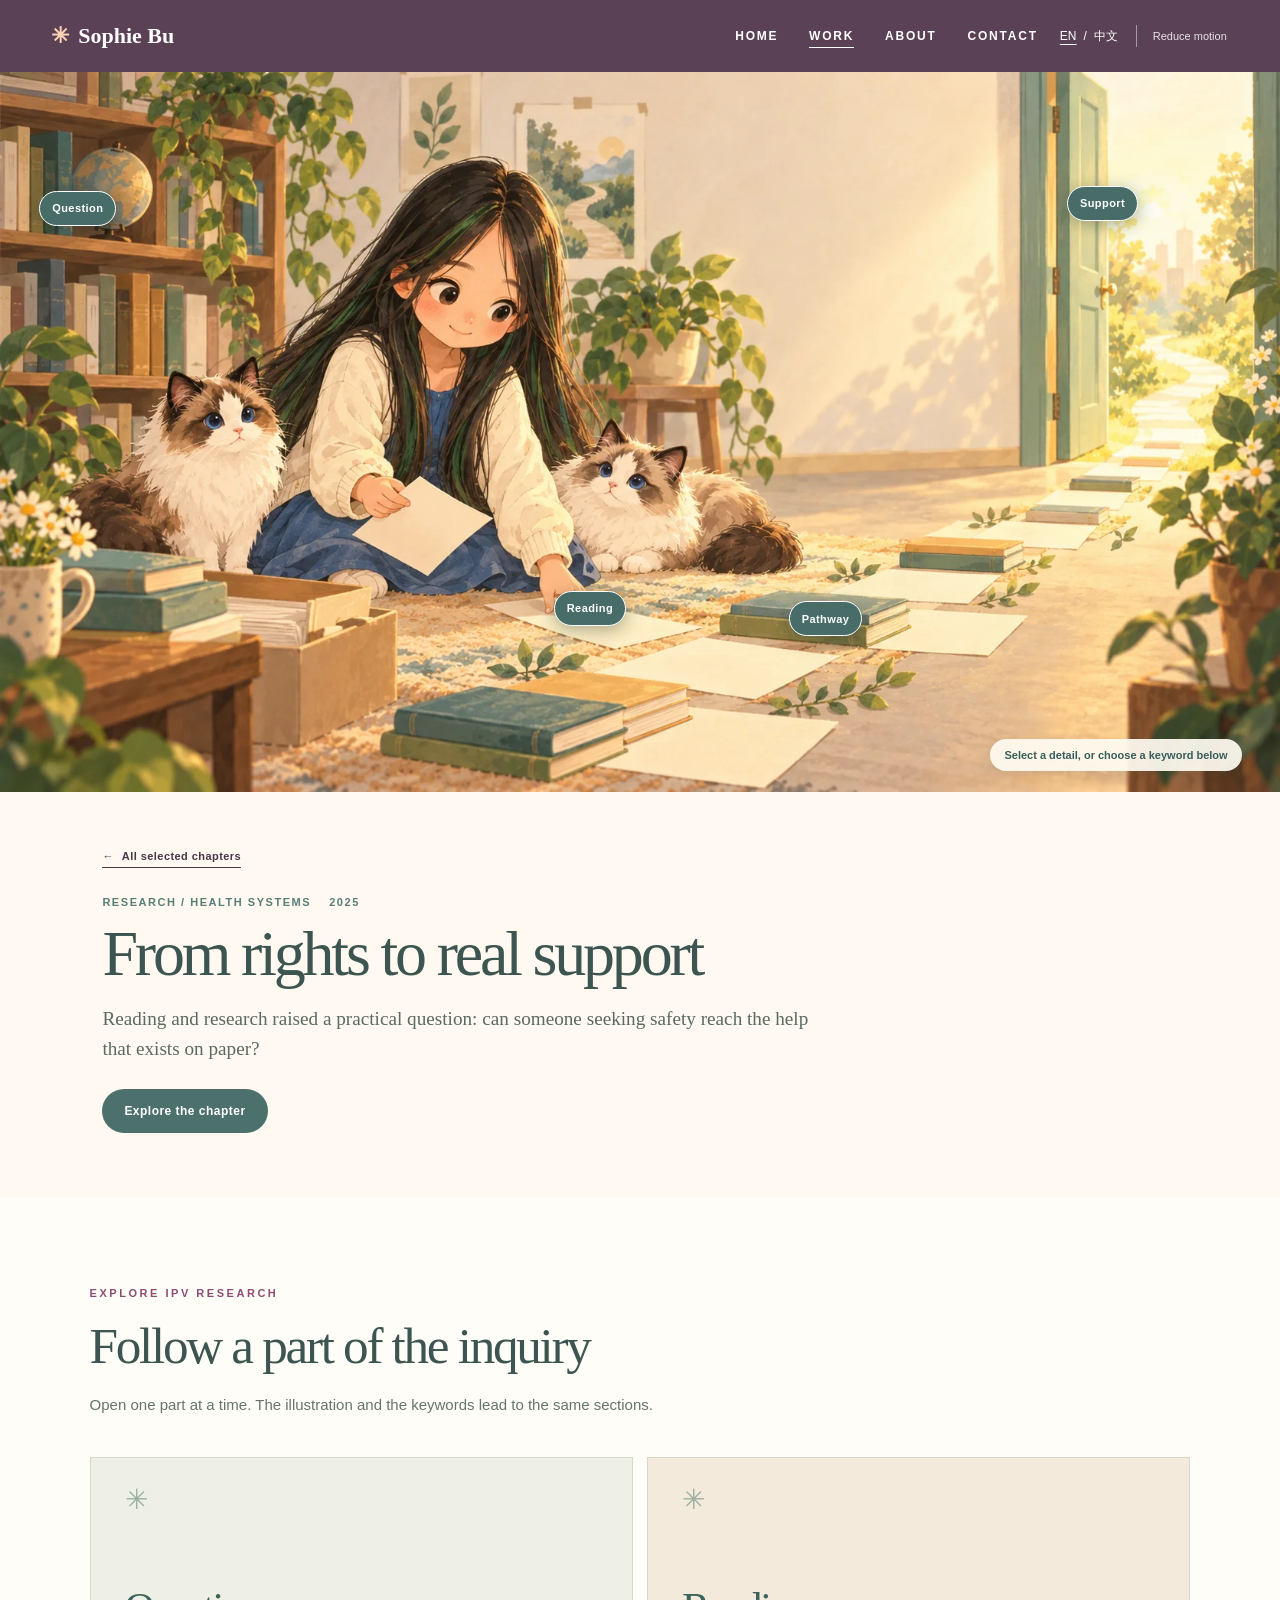
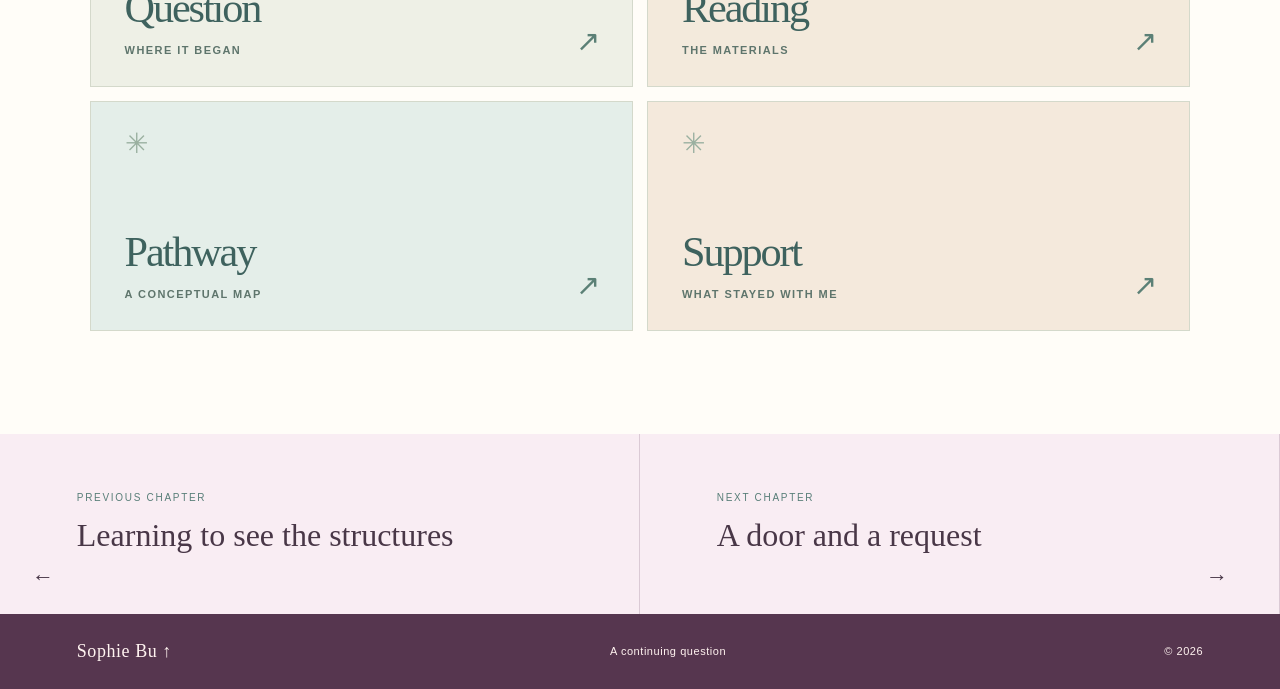
<file: activities/ipv.html>
<!doctype html>
<html lang="en">
<head>
  <meta charset="utf-8" />
  <meta name="viewport" content="width=device-width, initial-scale=1" />
  <meta name="theme-color" content="#fff8f1" />
  <meta name="description" content="A chapter from Sophie Bu's illustrated activity portfolio." />
  <title>Activity | Sophie Bu</title>
  <link rel="preload" as="image" href="../assets/ipv-hero-v2.webp" />
  <link rel="stylesheet" href="../styles.css?v=6" />
  <link rel="stylesheet" href="../theme.css?v=2" />
  <link rel="stylesheet" href="../ipv-page.css?v=4" />
  <script src="../activity.js?v=5" defer></script>
  <script src="../ipv-page.js?v=5" defer></script>
</head>
<body class="activity-page" data-activity="ipv">
  <a class="skip-link" href="#main" data-ui="skip">Skip to content</a>
  <header class="site-header detail-header">
    <a class="brand" href="../index.html#home" aria-label="Sophie Bu, home"><span class="brand-sun" aria-hidden="true">✳</span><span>Sophie Bu</span></a>
    <nav class="main-nav" aria-label="Main navigation">
      <a href="../index.html#home" data-ui="home">Home</a>
      <a href="../index.html#selected-work" data-ui="work" aria-current="page">Work</a>
      <a href="../index.html#about" data-ui="about">About</a>
      <a href="../index.html#contact" data-ui="contact">Contact</a>
    </nav>
    <div class="header-tools"><div class="lang-switch" role="group" aria-label="Language"><button type="button" data-lang="en" aria-pressed="true">EN</button><span aria-hidden="true">/</span><button type="button" data-lang="zh" aria-pressed="false">中文</button></div><button class="motion-toggle" type="button" aria-pressed="false">Reduce motion</button></div>
  </header>
  <button class="motion-toggle-mobile" type="button" aria-pressed="false">Reduce motion</button>
  <main id="main">
    <section class="detail-hero ipv-hero" aria-labelledby="detail-title">
      <div class="ipv-hero-stage" id="ipv-hero-stage">
        <img id="hero-art" class="detail-hero-art" src="../assets/ipv-hero-v2.webp" alt="" fetchpriority="high" />
        <a class="ipv-hotspot ipv-hotspot-books" href="#question" data-target="question"><span class="ipv-hotspot-marker" data-ipv="keyQuestion"></span></a>
        <a class="ipv-hotspot ipv-hotspot-notes" href="#reading" data-target="reading"><span class="ipv-hotspot-marker" data-ipv="keyReading"></span></a>
        <a class="ipv-hotspot ipv-hotspot-path" href="#pathway" data-target="pathway"><span class="ipv-hotspot-marker" data-ipv="keyPathway"></span></a>
        <a class="ipv-hotspot ipv-hotspot-door" href="#reflection" data-target="reflection"><span class="ipv-hotspot-marker" data-ipv="keyReflection"></span></a>
        <p class="ipv-hero-hint" data-ipv="heroHint"></p>
      </div>
      <div class="detail-hero-copy ipv-hero-copy">
        <a class="detail-back" href="../index.html#selected-work"><span aria-hidden="true">←</span> <span data-ui="back">All selected chapters</span></a>
        <p class="detail-kicker"><span data-field="category"></span><span id="chapter-year"></span></p>
        <p class="detail-chapter"><span data-ui="chapter">CHAPTER</span> <strong id="chapter-number"></strong> / 05</p>
        <h1 id="detail-title" data-field="title"></h1>
        <p class="detail-lead" data-field="lead"></p>
        <a class="button button-dark" href="#ipv-choices" data-ui="read">Explore the chapter</a>
      </div>
    </section>
    <section class="ipv-choices" id="ipv-choices" aria-labelledby="ipv-choices-title">
      <div class="ipv-choices-heading"><p class="section-kicker" data-ipv="choiceKicker"></p><h2 id="ipv-choices-title" data-ipv="choiceTitle"></h2><p data-ipv="choiceHint"></p></div>
      <div class="ipv-choice-grid">
        <button type="button" class="ipv-choice" data-target="question" aria-controls="question-panel" aria-expanded="false"><span class="ipv-choice-key" data-ipv="keyQuestion"></span><span class="ipv-choice-name" data-ipv="navQuestion"></span><span class="ipv-choice-arrow" aria-hidden="true">↗</span></button>
        <button type="button" class="ipv-choice" data-target="reading" aria-controls="reading-panel" aria-expanded="false"><span class="ipv-choice-key" data-ipv="keyReading"></span><span class="ipv-choice-name" data-ipv="navReading"></span><span class="ipv-choice-arrow" aria-hidden="true">↗</span></button>
        <button type="button" class="ipv-choice" data-target="pathway" aria-controls="pathway-panel" aria-expanded="false"><span class="ipv-choice-key" data-ipv="keyPathway"></span><span class="ipv-choice-name" data-ipv="navPathway"></span><span class="ipv-choice-arrow" aria-hidden="true">↗</span></button>
        <button type="button" class="ipv-choice" data-target="reflection" aria-controls="reflection-panel" aria-expanded="false"><span class="ipv-choice-key" data-ipv="keyReflection"></span><span class="ipv-choice-name" data-ipv="navReflection"></span><span class="ipv-choice-arrow" aria-hidden="true">↗</span></button>
      </div>
    </section>
    <div class="ipv-panel" id="question-panel" hidden>
      <section class="ipv-question" id="question" aria-labelledby="ipv-question-title">
        <div class="ipv-question-marker"><span>01 / 04</span><span data-ipv="questionMarker"></span></div>
        <div class="ipv-question-copy"><p class="section-kicker" data-field="role"></p><h2 id="ipv-question-title" data-ipv="questionTitle"></h2><p data-ipv="questionBody"></p><aside class="ipv-question-card"><span aria-hidden="true">“</span><p data-field="question"></p><small data-ipv="questionNote"></small></aside></div>
        <figure class="ipv-question-photo"><img src="../assets/ipv-hk-harmony.webp" alt="Entrance of the Harmony House Jockey Club Harmony Link Domestic Violence Prevention Centre in Hong Kong" loading="lazy" /><figcaption data-ipv="questionPhotoCaption"></figcaption></figure>
      </section>
      <button type="button" class="ipv-panel-return" data-return="question"><span aria-hidden="true">↑</span> <span data-ipv="returnChoices"></span></button>
    </div>
    <div class="ipv-panel" id="reading-panel" hidden>
      <section class="ipv-reading" id="reading" aria-labelledby="ipv-reading-title">
        <div class="ipv-section-heading"><p class="section-kicker" data-ipv="readingKicker"></p><h2 id="ipv-reading-title" data-ipv="readingTitle"></h2><p data-ipv="readingBody"></p></div>
        <div id="materials" class="materials-grid"></div>
        <p class="ipv-source-note" data-field="materialNote"></p>
        <div class="ipv-context-photos" aria-labelledby="ipv-context-title">
          <div class="ipv-context-heading"><p class="section-kicker" data-ipv="contextKicker"></p><h3 id="ipv-context-title" data-ipv="contextTitle"></h3><p data-ipv="contextNote"></p></div>
          <div class="ipv-context-grid">
            <figure><img src="../assets/ipv-hk-mural.webp" alt="Hong Kong mural promoting a healthy home without violence" loading="lazy" /><figcaption data-ipv="contextMural"></figcaption></figure>
            <figure><img src="../assets/ipv-hk-community.webp" alt="Exterior of the H.K.S.K.H. Lady MacLehose Centre in Hong Kong" loading="lazy" /><figcaption data-ipv="contextCommunity"></figcaption></figure>
            <figure><img src="../assets/ipv-hk-services.webp" alt="Public service information board outside the H.K.S.K.H. Lady MacLehose Centre" loading="lazy" /><figcaption data-ipv="contextServices"></figcaption></figure>
          </div>
        </div>
        <div class="ipv-iepq-study" aria-labelledby="ipv-iepq-title">
          <div class="ipv-iepq-heading">
            <p class="section-kicker" data-ipv="studyKicker"></p>
            <h3 id="ipv-iepq-title" data-ipv="studyTitle"></h3>
            <p data-ipv="studyIntro"></p>
          </div>
          <dl class="ipv-study-facts">
            <div><dt data-ipv="studyPeriodLabel"></dt><dd data-ipv="studyPeriod"></dd></div>
            <div><dt data-ipv="studyMethodLabel"></dt><dd data-ipv="studyMethod"></dd></div>
            <div><dt data-ipv="studySourcesLabel"></dt><dd data-ipv="studySources"></dd></div>
          </dl>
          <div class="ipv-evidence-grid">
            <article><span>01</span><h4 data-ipv="policeTitle"></h4><p data-ipv="policeBody"></p><small data-ipv="policeSource"></small></article>
            <article><span>02</span><h4 data-ipv="courtTitle"></h4><p data-ipv="courtBody"></p><small data-ipv="courtSource"></small></article>
            <article><span>03</span><h4 data-ipv="healthTitle"></h4><p data-ipv="healthBody"></p><small data-ipv="healthSource"></small></article>
          </div>
          <p class="ipv-study-note" data-ipv="studyNote"></p>
          <a class="ipv-report-link" href="../downloads/sophie-iepq-report.pdf" target="_blank" rel="noopener" data-ipv="studyLink"></a>
        </div>
      </section>
      <button type="button" class="ipv-panel-return" data-return="reading"><span aria-hidden="true">↑</span> <span data-ipv="returnChoices"></span></button>
    </div>
    <div class="ipv-panel" id="pathway-panel" hidden>
      <section class="ipv-pathway" id="pathway" aria-labelledby="ipv-pathway-title">
        <div class="ipv-section-heading"><p class="section-kicker" data-ipv="pathwayKicker"></p><h2 id="ipv-pathway-title" data-ipv="pathwayTitle"></h2><p data-ipv="pathwayBody"></p></div>
        <div id="research-visuals" class="research-visuals"></div>
        <div class="ipv-framework" aria-labelledby="ipv-framework-title">
          <div class="ipv-framework-heading"><p class="section-kicker" data-ipv="frameworkKicker"></p><h3 id="ipv-framework-title" data-ipv="frameworkTitle"></h3><p data-ipv="frameworkIntro"></p></div>
          <div class="ipv-table-scroll" role="region" aria-labelledby="ipv-framework-title" tabindex="0">
            <table>
              <thead><tr><th scope="col" data-ipv="frameworkColumnOne"></th><th scope="col" data-ipv="frameworkColumnTwo"></th></tr></thead>
              <tbody>
                <tr><th scope="row" data-ipv="frameworkDesign"></th><td data-ipv="frameworkDesignBody"></td></tr>
                <tr><th scope="row" data-ipv="frameworkCapacity"></th><td data-ipv="frameworkCapacityBody"></td></tr>
                <tr><th scope="row" data-ipv="frameworkPractice"></th><td data-ipv="frameworkPracticeBody"></td></tr>
                <tr><th scope="row" data-ipv="frameworkAccess"></th><td data-ipv="frameworkAccessBody"></td></tr>
                <tr><th scope="row" data-ipv="frameworkAccountability"></th><td data-ipv="frameworkAccountabilityBody"></td></tr>
              </tbody>
            </table>
          </div>
          <p class="ipv-table-hint" data-ipv="frameworkHint"></p>
          <p class="ipv-framework-source" data-ipv="frameworkSource"></p>
        </div>
      </section>
      <button type="button" class="ipv-panel-return" data-return="pathway"><span aria-hidden="true">↑</span> <span data-ipv="returnChoices"></span></button>
    </div>
    <div class="ipv-panel" id="reflection-panel" hidden>
      <section class="ipv-reflection" id="reflection" aria-labelledby="ipv-reflection-title">
        <div><p class="section-kicker" data-ipv="reflectionKicker"></p><h2 id="ipv-reflection-title" data-ipv="reflectionTitle"></h2></div>
        <div><p data-ipv="reflectionBody"></p><p class="ipv-reflection-note" data-ipv="reflectionNote"></p></div>
      </section>
      <section class="ipv-forum" aria-labelledby="ipv-forum-title">
        <div class="ipv-forum-heading"><p class="section-kicker" data-ipv="forumKicker"></p><h3 id="ipv-forum-title" data-ipv="forumTitle"></h3><p data-ipv="forumBody"></p></div>
        <div class="ipv-forum-grid">
          <figure><img src="../assets/ipv-hk-forum-screen.webp" alt="Screen naming the University of Hong Kong Faculty of Law Sexual Offence Reform Forum on 25 April 2026" loading="lazy" /><figcaption data-ipv="forumScreen"></figcaption></figure>
          <figure><img src="../assets/ipv-hk-forum-poster.webp" alt="Poster for the 2026 University of Hong Kong Sexual Offence Reform Forum" loading="lazy" /><figcaption data-ipv="forumPoster"></figcaption></figure>
          <figure><img src="../assets/ipv-hk-forum-slide.webp" alt="Projected slide about legal reform at the Sexual Offence Reform Forum" loading="lazy" /><figcaption data-ipv="forumSlide"></figcaption></figure>
        </div>
      </section>
      <button type="button" class="ipv-panel-return" data-return="reflection"><span aria-hidden="true">↑</span> <span data-ipv="returnChoices"></span></button>
    </div>
    <div id="download-panel" hidden></div>
    <nav class="chapter-navigation" aria-label="Chapter navigation"><a id="previous-link" href="#"><small data-ui="previous">Previous chapter</small><span></span><b aria-hidden="true">←</b></a><a id="next-link" href="#"><small data-ui="next">Next chapter</small><span></span><b aria-hidden="true">→</b></a></nav>
  </main>
  <footer class="site-footer"><a href="../index.html#home">Sophie Bu <span aria-hidden="true">↑</span></a><span data-ipv="footer"></span><span>© 2026</span></footer>
</body>
</html>
</file>
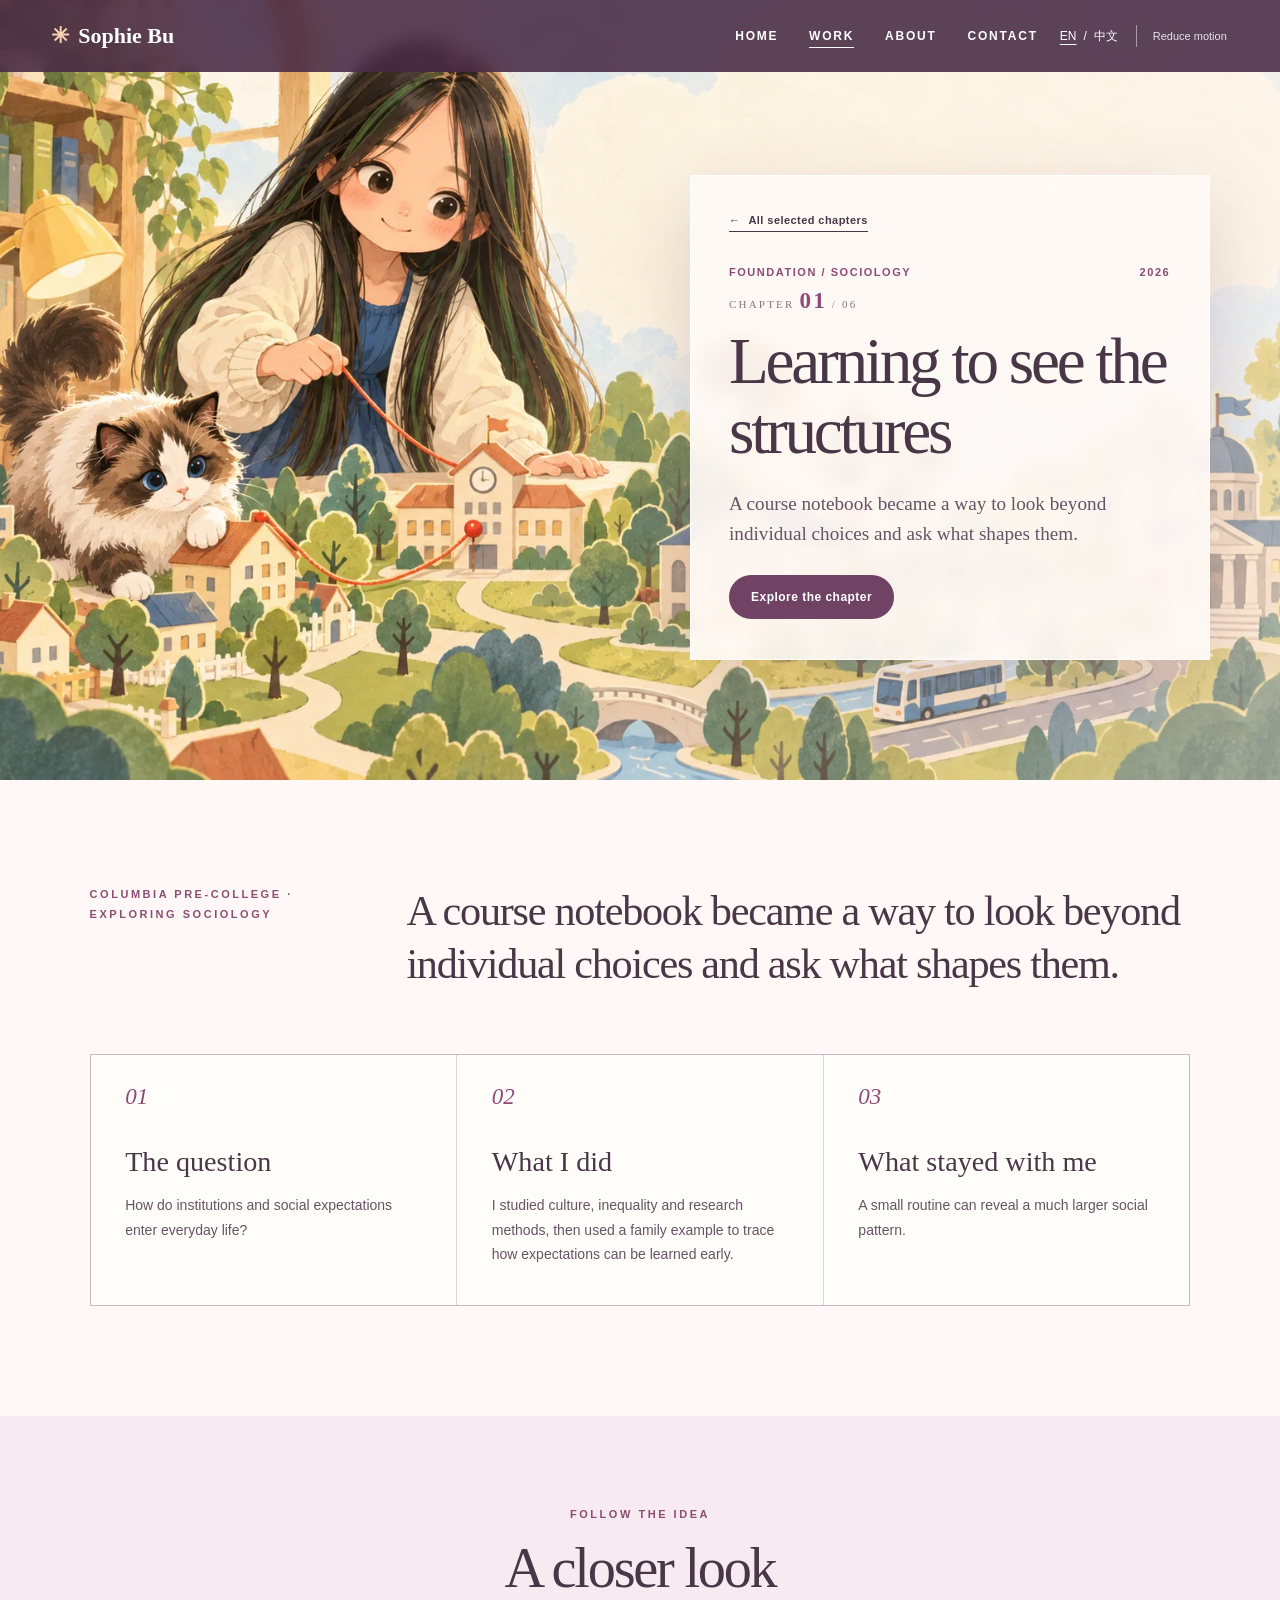
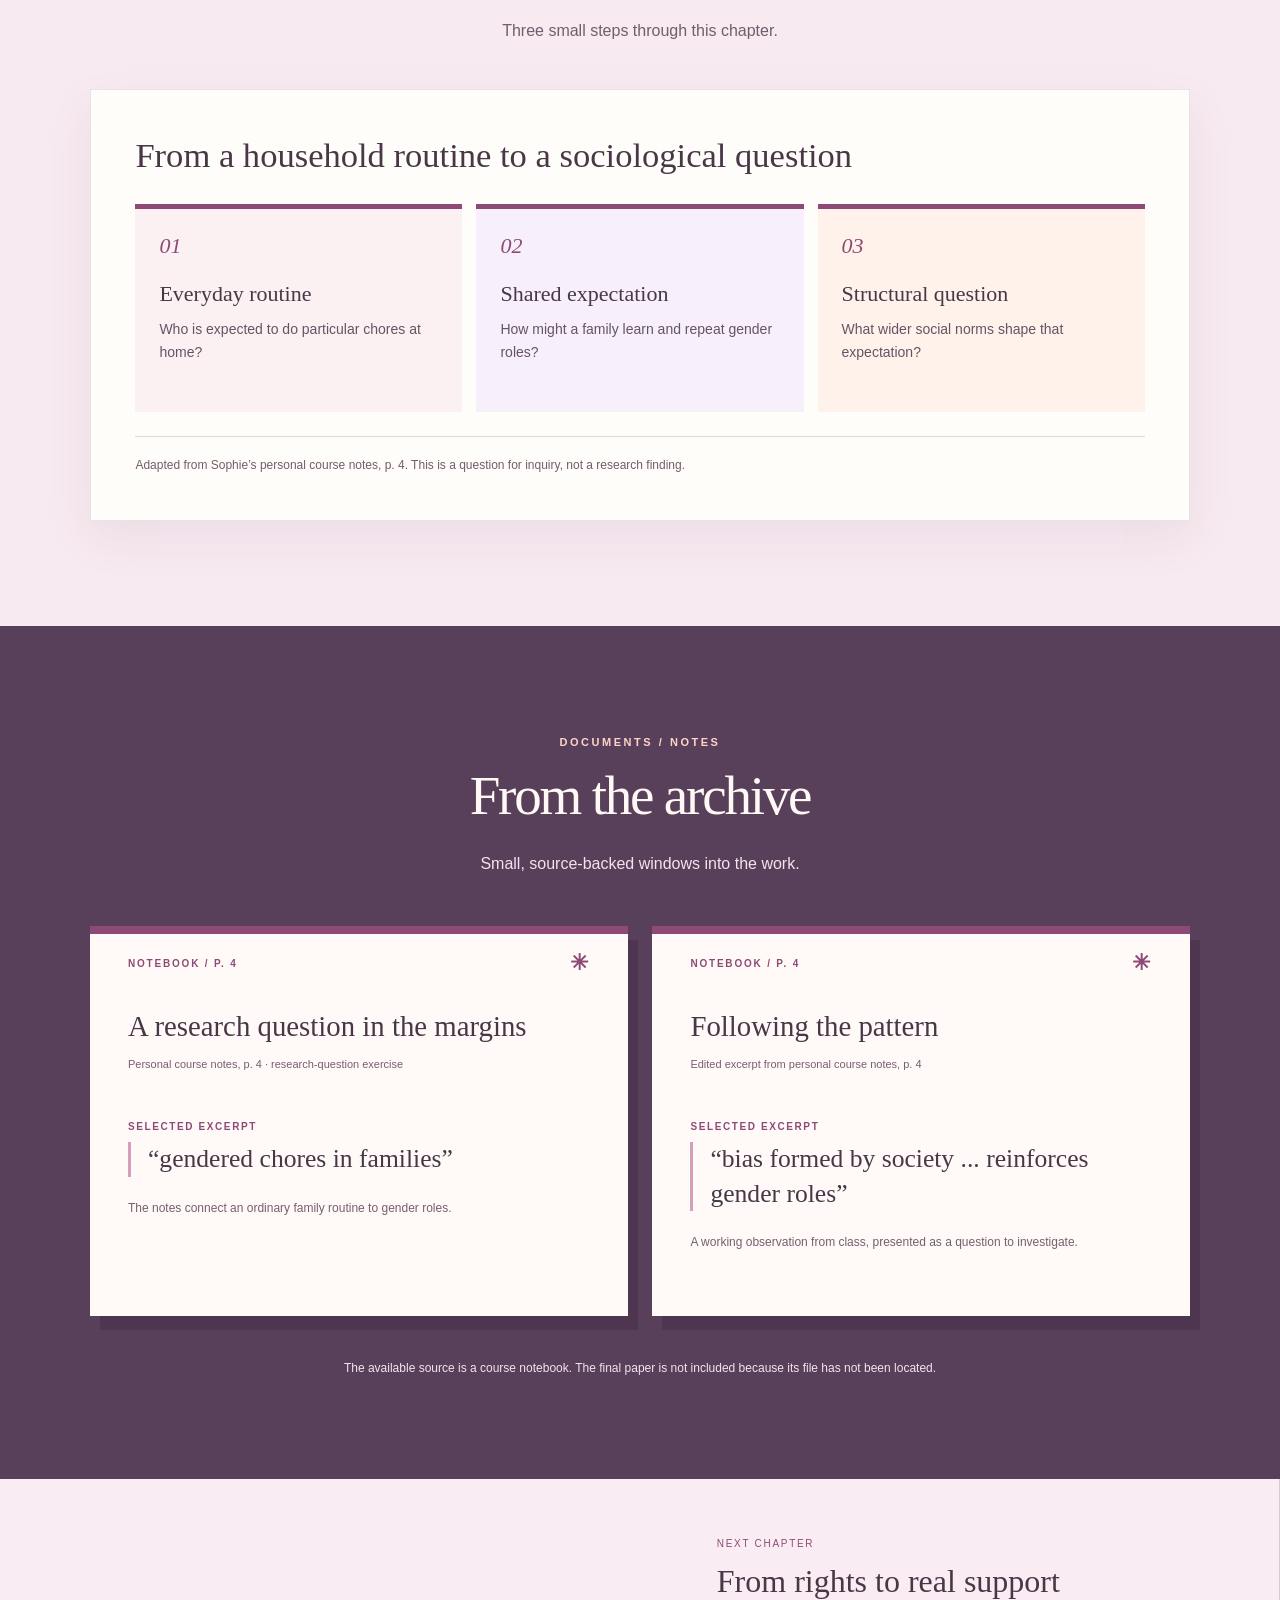
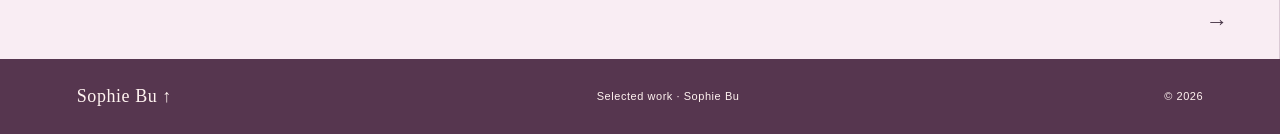
<file: activities/sociology.html>
<!doctype html>
<html lang="en">
<head>
  <meta charset="utf-8" />
  <meta name="viewport" content="width=device-width, initial-scale=1" />
  <meta name="theme-color" content="#fff8f6" />
  <meta name="description" content="A chapter from Sophie Bu's illustrated activity portfolio." />
  <title>Activity | Sophie Bu</title>
  <link rel="preload" as="image" href="../assets/sociology-hero-v2.webp" />
  <link rel="stylesheet" href="../styles.css?v=6" />
  <link rel="stylesheet" href="../theme.css?v=2" />
  <script src="../activity.js?v=4" defer></script>
</head>
<body class="activity-page" data-activity="sociology">
  <a class="skip-link" href="#main" data-ui="skip">Skip to content</a>
  <header class="site-header detail-header">
    <a class="brand" href="../index.html#home" aria-label="Sophie Bu, home"><span class="brand-sun" aria-hidden="true">✳</span><span>Sophie Bu</span></a>
    <nav class="main-nav" aria-label="Main navigation">
      <a href="../index.html#home" data-ui="home">Home</a>
      <a href="../index.html#selected-work" data-ui="work" aria-current="page">Work</a>
      <a href="../index.html#about" data-ui="about">About</a>
      <a href="../index.html#contact" data-ui="contact">Contact</a>
    </nav>
    <div class="header-tools"><div class="lang-switch" role="group" aria-label="Language"><button type="button" data-lang="en" aria-pressed="true">EN</button><span aria-hidden="true">/</span><button type="button" data-lang="zh" aria-pressed="false">中文</button></div><button class="motion-toggle" type="button" aria-pressed="false">Reduce motion</button></div>
  </header>
  <button class="motion-toggle-mobile" type="button" aria-pressed="false">Reduce motion</button>
  <main id="main">
    <section class="detail-hero" aria-labelledby="detail-title">
      <img id="hero-art" class="detail-hero-art" src="../assets/sociology-hero-v2.webp" alt="" fetchpriority="high" />
      <div class="detail-hero-shade" aria-hidden="true"></div>
      <div class="detail-hero-copy">
        <a class="detail-back" href="../index.html#selected-work"><span aria-hidden="true">←</span> <span data-ui="back">All selected chapters</span></a>
        <p class="detail-kicker"><span data-field="category"></span><span id="chapter-year"></span></p>
        <p class="detail-chapter"><span data-ui="chapter">CHAPTER</span> <strong id="chapter-number"></strong> / 06</p>
        <h1 id="detail-title" data-field="title"></h1>
        <p class="detail-lead" data-field="lead"></p>
        <a class="button button-dark" href="#story" data-ui="read">Explore the chapter</a>
      </div>
    </section>
    <section class="detail-story" id="story">
      <div class="detail-story-intro"><p class="section-kicker" data-field="role"></p><p data-field="lead"></p></div>
      <div class="detail-facts">
        <article><span>01</span><h2 data-ui="question">The question</h2><p data-field="question"></p></article>
        <article><span>02</span><h2 data-ui="action">What I did</h2><p data-field="action"></p></article>
        <article><span>03</span><h2 data-ui="insight">What stayed with me</h2><p data-field="insight"></p></article>
      </div>
    </section>
    <section class="detail-visuals" aria-labelledby="visuals-title"><div class="visuals-heading"><p class="section-kicker" data-ui="visualsEyebrow">FROM THE MATERIALS</p><h2 id="visuals-title" data-ui="visualsTitle">A closer look</h2><p data-ui="visualsLead">Short diagrams adapted from the work itself.</p></div><div id="research-visuals" class="research-visuals"></div></section>
    <section class="detail-archive" aria-labelledby="archive-title"><div class="archive-heading"><p class="section-kicker" data-ui="archiveEyebrow">DOCUMENTS / NOTES</p><h2 id="archive-title" data-ui="archive">From the archive</h2><p data-ui="archiveLead">Small, source-backed windows into the work.</p></div><div id="materials" class="materials-grid"></div><p class="archive-note" data-field="materialNote"></p></section>
    <section class="detail-download" id="download-panel" aria-labelledby="download-title" hidden><div><p class="section-kicker" data-ui="downloadEyebrow">READ THE FULL WORK</p><h2 id="download-title" data-ui="downloadTitle">Download the paper</h2><p id="download-name"></p><p id="download-note"></p></div><a class="button button-dark" id="download-link" href="#" download data-ui="downloadButton">Download PDF</a></section>
    <nav class="chapter-navigation" aria-label="Chapter navigation"><a id="previous-link" href="#"><small data-ui="previous">Previous chapter</small><span></span><b aria-hidden="true">←</b></a><a id="next-link" href="#"><small data-ui="next">Next chapter</small><span></span><b aria-hidden="true">→</b></a></nav>
  </main>
  <footer class="site-footer"><a href="../index.html#home">Sophie Bu <span aria-hidden="true">↑</span></a><span data-ui="footer">Selected work · Sophie Bu</span><span>© 2026</span></footer>
</body>
</html>
</file>
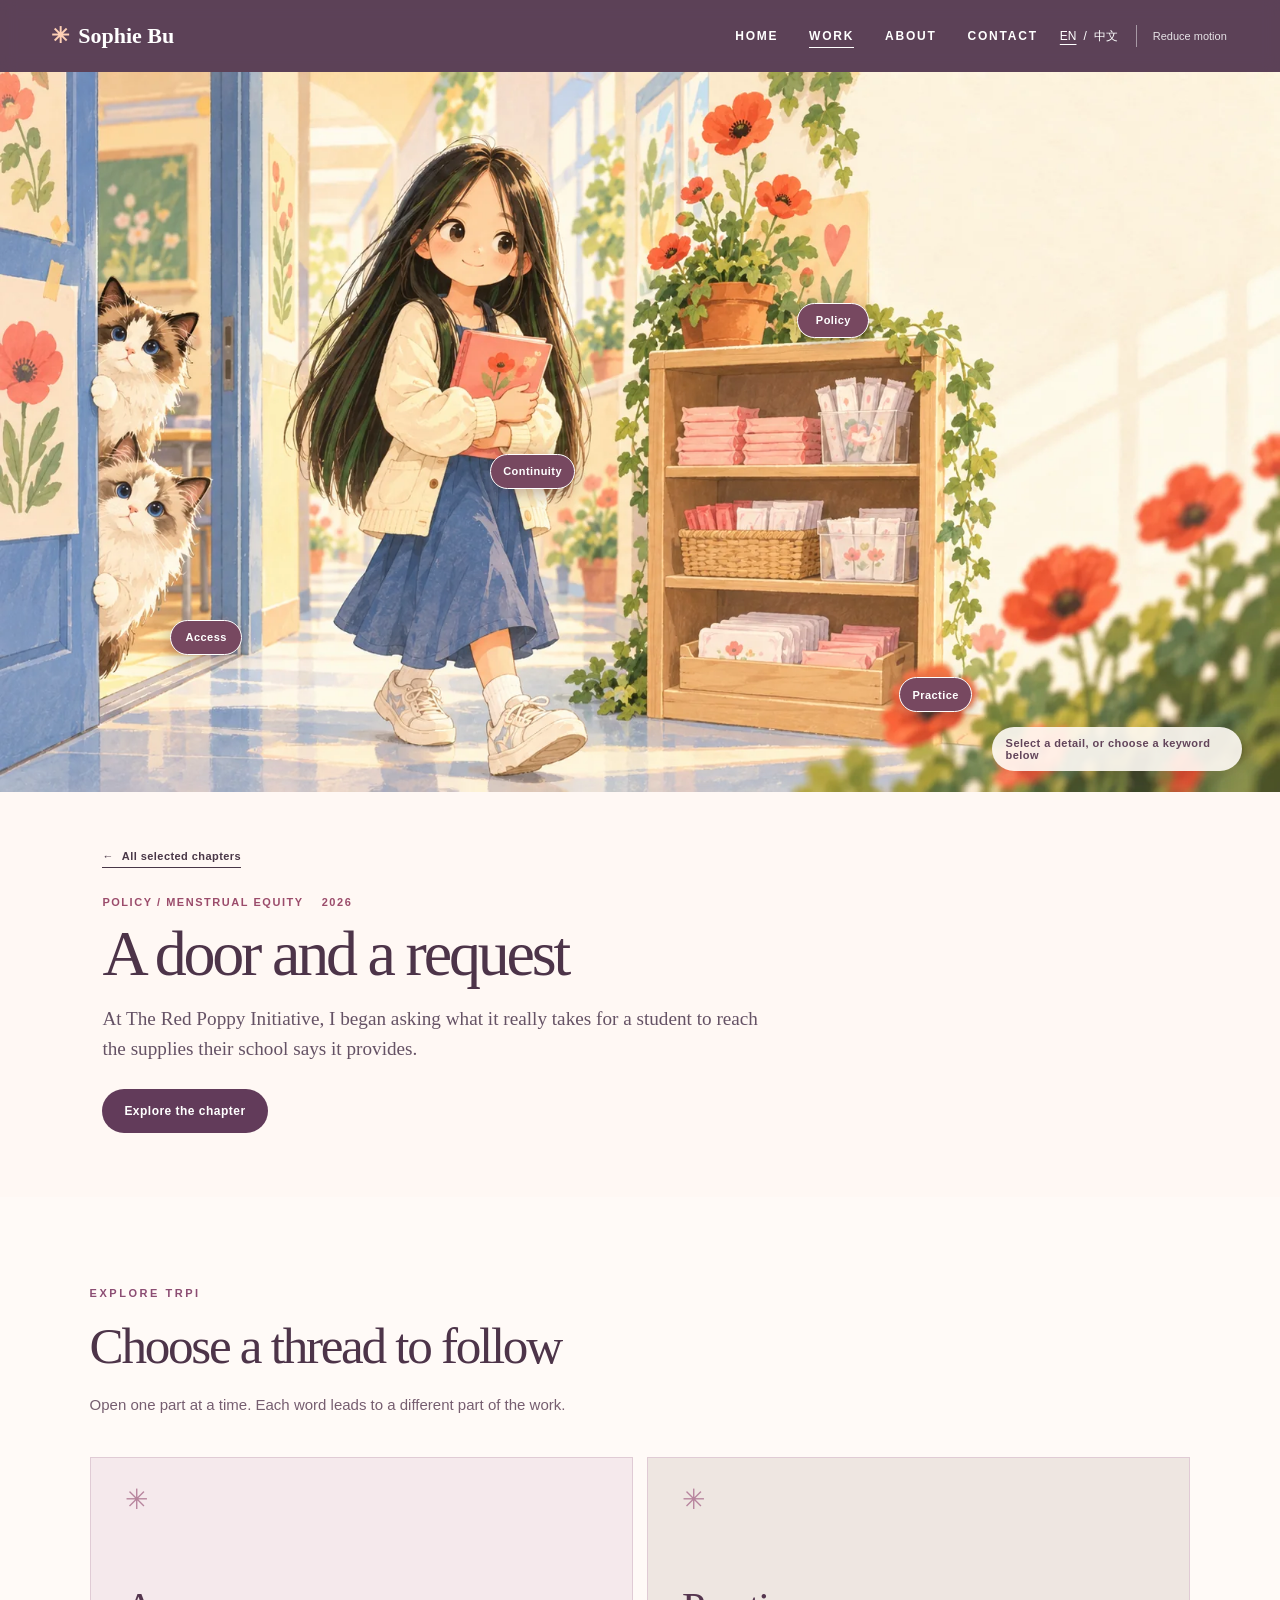
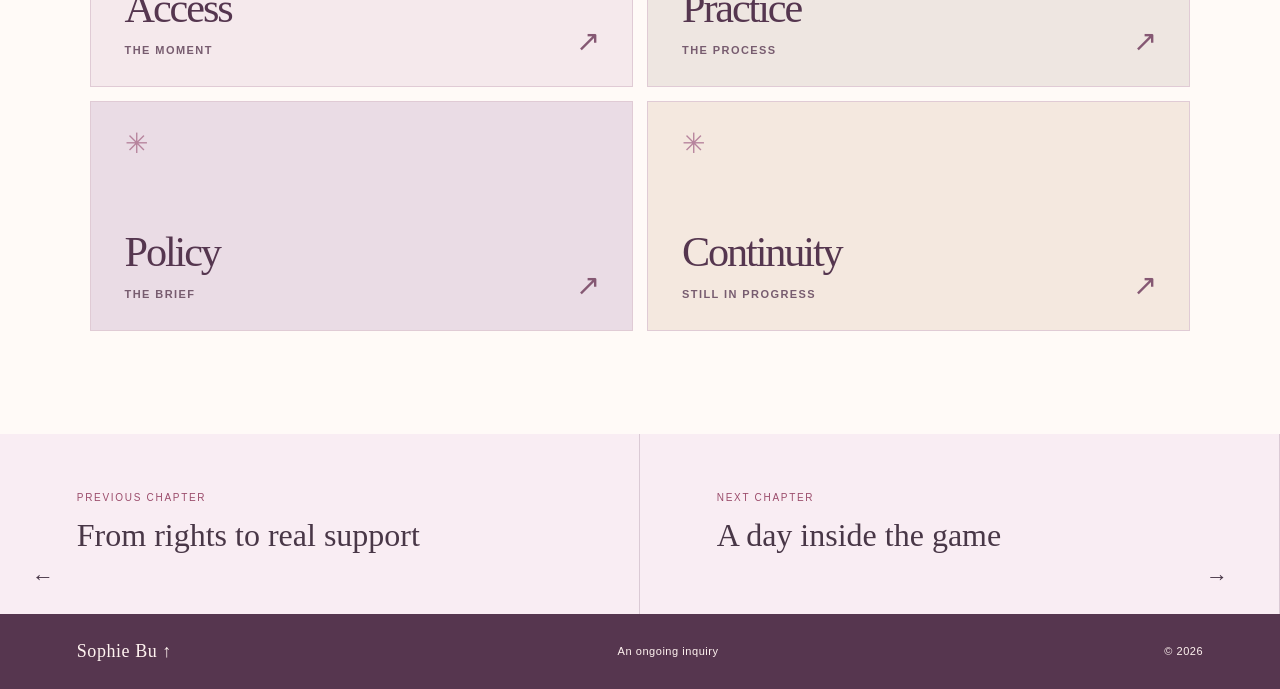
<file: activities/trpi.html>
<!doctype html>
<html lang="en">
<head>
  <meta charset="utf-8" />
  <meta name="viewport" content="width=device-width, initial-scale=1" />
  <meta name="theme-color" content="#fff8f6" />
  <meta name="description" content="A chapter from Sophie Bu's illustrated activity portfolio." />
  <title>Activity | Sophie Bu</title>
  <link rel="preload" as="image" href="../assets/trpi-hero-v2.webp" />
  <link rel="stylesheet" href="../styles.css?v=6" />
  <link rel="stylesheet" href="../theme.css?v=2" />
  <link rel="stylesheet" href="../trpi-page.css?v=6" />
  <script src="../activity.js?v=4" defer></script>
  <script src="../trpi-page.js?v=5" defer></script>
</head>
<body class="activity-page" data-activity="trpi">
  <a class="skip-link" href="#main" data-ui="skip">Skip to content</a>
  <header class="site-header detail-header">
    <a class="brand" href="../index.html#home" aria-label="Sophie Bu, home"><span class="brand-sun" aria-hidden="true">✳</span><span>Sophie Bu</span></a>
    <nav class="main-nav" aria-label="Main navigation">
      <a href="../index.html#home" data-ui="home">Home</a>
      <a href="../index.html#selected-work" data-ui="work" aria-current="page">Work</a>
      <a href="../index.html#about" data-ui="about">About</a>
      <a href="../index.html#contact" data-ui="contact">Contact</a>
    </nav>
    <div class="header-tools"><div class="lang-switch" role="group" aria-label="Language"><button type="button" data-lang="en" aria-pressed="true">EN</button><span aria-hidden="true">/</span><button type="button" data-lang="zh" aria-pressed="false">中文</button></div><button class="motion-toggle" type="button" aria-pressed="false">Reduce motion</button></div>
  </header>
  <button class="motion-toggle-mobile" type="button" aria-pressed="false">Reduce motion</button>
  <main id="main">
    <section class="detail-hero trpi-hero" aria-labelledby="detail-title">
      <div class="trpi-hero-stage" id="trpi-hero-stage">
        <img id="hero-art" class="detail-hero-art" src="../assets/trpi-hero-v2.webp" alt="" fetchpriority="high" />
        <a class="trpi-hotspot trpi-hotspot-cats" href="#story" data-target="story"><span class="trpi-hotspot-marker" data-trpi="keyMoment"></span></a>
        <a class="trpi-hotspot trpi-hotspot-shelf" href="#process" data-target="process"><span class="trpi-hotspot-marker" data-trpi="keyProcess"></span></a>
        <a class="trpi-hotspot trpi-hotspot-flower" href="#brief" data-target="brief"><span class="trpi-hotspot-marker" data-trpi="keyBrief"></span></a>
        <a class="trpi-hotspot trpi-hotspot-book" href="#next" data-target="next"><span class="trpi-hotspot-marker" data-trpi="keyNext"></span></a>
        <p class="trpi-hero-hint" data-trpi="heroHint"></p>
      </div>
      <div class="detail-hero-copy trpi-hero-copy">
        <a class="detail-back" href="../index.html#selected-work"><span aria-hidden="true">←</span> <span data-ui="back">All selected chapters</span></a>
        <p class="detail-kicker"><span data-field="category"></span><span id="chapter-year"></span></p>
        <p class="detail-chapter"><span data-ui="chapter">CHAPTER</span> <strong id="chapter-number"></strong> / 06</p>
        <h1 id="detail-title" data-field="title"></h1>
        <p class="detail-lead" data-field="lead"></p>
        <a class="button button-dark" href="#trpi-choices" data-ui="read">Explore the chapter</a>
      </div>
    </section>
    <section class="trpi-choices" id="trpi-choices" aria-labelledby="trpi-choices-title">
      <div class="trpi-choices-heading"><p class="section-kicker" data-trpi="choiceKicker"></p><h2 id="trpi-choices-title" data-trpi="choiceTitle"></h2><p data-trpi="choiceHint"></p></div>
      <div class="trpi-choice-grid">
        <button type="button" class="trpi-choice" data-target="story" aria-controls="story-panel" aria-expanded="false"><span class="trpi-choice-key" data-trpi="keyMoment"></span><span class="trpi-choice-name" data-trpi="navStart"></span><span class="trpi-choice-arrow" aria-hidden="true">↗</span></button>
        <button type="button" class="trpi-choice" data-target="process" aria-controls="process-panel" aria-expanded="false"><span class="trpi-choice-key" data-trpi="keyProcess"></span><span class="trpi-choice-name" data-trpi="navProcess"></span><span class="trpi-choice-arrow" aria-hidden="true">↗</span></button>
        <button type="button" class="trpi-choice" data-target="brief" aria-controls="brief-panel" aria-expanded="false"><span class="trpi-choice-key" data-trpi="keyBrief"></span><span class="trpi-choice-name" data-trpi="navBrief"></span><span class="trpi-choice-arrow" aria-hidden="true">↗</span></button>
        <button type="button" class="trpi-choice" data-target="next" aria-controls="next-panel" aria-expanded="false"><span class="trpi-choice-key" data-trpi="keyNext"></span><span class="trpi-choice-name" data-trpi="navNext"></span><span class="trpi-choice-arrow" aria-hidden="true">↗</span></button>
      </div>
    </section>
    <div class="trpi-panel" id="story-panel" hidden>
    <section class="trpi-opening" id="story" aria-labelledby="trpi-opening-title">
      <div class="trpi-opening-marker"><span data-trpi="navStart"></span><span data-trpi="openingMarker"></span></div>
      <div class="trpi-opening-copy"><p class="section-kicker" data-field="role"></p><h2 id="trpi-opening-title" data-trpi="openingTitle"></h2><p data-trpi="openingBody"></p></div>
      <aside class="trpi-opening-note"><span aria-hidden="true">“</span><p data-trpi="openingQuote"></p><small data-trpi="openingNote"></small></aside>
      <figure class="trpi-moment-photo"><img src="../assets/trpi-added-4.webp" alt="A restroom dispenser with free menstrual products" loading="lazy" /><figcaption data-trpi="momentPhotoCaption"></figcaption></figure>
    </section>
    <button type="button" class="trpi-panel-return" data-return="story"><span aria-hidden="true">↑</span> <span data-trpi="returnChoices"></span></button>
    </div>
    <div class="trpi-panel" id="process-panel" hidden>
    <section class="trpi-process" id="process" aria-labelledby="trpi-process-title">
      <div class="trpi-section-heading"><p class="section-kicker" data-trpi="processKicker"></p><h2 id="trpi-process-title" data-trpi="processTitle"></h2><p data-trpi="processIntro"></p></div>
      <ol class="trpi-timeline" id="trpi-timeline"></ol>
      <div class="trpi-process-photos">
        <p class="trpi-process-photo-note" data-trpi="processPhotoNote"></p>
        <figure><img src="../assets/trpi-added-1.jpg" alt="A Period Education Project outreach table with several people standing behind it" loading="lazy" /><figcaption data-trpi="processPhotoOne"></figcaption></figure>
        <figure><img src="../assets/trpi-added-2.jpg" alt="Messages on sticky notes placed across a Period Education Project banner" loading="lazy" /><figcaption data-trpi="processPhotoTwo"></figcaption></figure>
        <figure><img src="../assets/trpi-added-3.jpg" alt="Menstrual product packages and stickers laid out on a table" loading="lazy" /><figcaption data-trpi="processPhotoThree"></figcaption></figure>
      </div>
    </section>
    <button type="button" class="trpi-panel-return" data-return="process"><span aria-hidden="true">↑</span> <span data-trpi="returnChoices"></span></button>
    </div>
    <div class="trpi-panel" id="brief-panel" hidden>
    <section class="trpi-brief" id="brief" aria-labelledby="trpi-brief-title">
      <div class="trpi-brief-copy"><p class="section-kicker" data-trpi="briefKicker"></p><h2 id="trpi-brief-title" data-trpi="briefTitle"></h2><p data-trpi="briefBody"></p><div class="trpi-brief-points"><span data-trpi="briefPointOne"></span><span data-trpi="briefPointTwo"></span></div></div>
      <div class="trpi-paper-wrap"><div class="trpi-paper" aria-label="Policy brief cover"><span class="trpi-paper-symbol" aria-hidden="true">✳</span><small>The Red Poppy Initiative · July 2026</small><strong>Policy Recommendations<br>for Safe Menstrual Practices<br>in the New York State<br>Education System</strong><span class="trpi-paper-authors">Emily Wang · Sophie Bu · Laura Zou</span></div></div>
    </section>
    <section class="detail-download trpi-download" id="download-panel" aria-labelledby="download-title" hidden><div><p class="section-kicker" data-ui="downloadEyebrow">READ THE FULL WORK</p><h2 id="download-title" data-ui="downloadTitle">Download the paper</h2><p id="download-name"></p><p id="download-note"></p></div><a class="button button-dark" id="download-link" href="#" download data-ui="downloadButton">Download PDF</a></section>
    <button type="button" class="trpi-panel-return" data-return="brief"><span aria-hidden="true">↑</span> <span data-trpi="returnChoices"></span></button>
    </div>
    <div class="trpi-panel" id="next-panel" hidden>
    <section class="trpi-next" id="next" aria-labelledby="trpi-next-title"><div><p class="section-kicker" data-trpi="nextKicker"></p><h2 id="trpi-next-title" data-trpi="nextTitle"></h2></div><p data-trpi="nextBody"></p></section>
    <button type="button" class="trpi-panel-return" data-return="next"><span aria-hidden="true">↑</span> <span data-trpi="returnChoices"></span></button>
    </div>
    <nav class="chapter-navigation" aria-label="Chapter navigation"><a id="previous-link" href="#"><small data-ui="previous">Previous chapter</small><span></span><b aria-hidden="true">←</b></a><a id="next-link" href="#"><small data-ui="next">Next chapter</small><span></span><b aria-hidden="true">→</b></a></nav>
  </main>
  <footer class="site-footer"><a href="../index.html#home">Sophie Bu <span aria-hidden="true">↑</span></a><span data-trpi="footer">An ongoing inquiry</span><span>© 2026</span></footer>
</body>
</html>
</file>
<file: home.css>
:root{font-family:Arial,"Noto Sans CJK SC","Microsoft YaHei",sans-serif;color:#302b38;background:#fff9f3}
*{box-sizing:border-box}body{position:relative;margin:0;min-width:320px}button,a{touch-action:manipulation}button{font:inherit}a:focus-visible,button:focus-visible{outline:3px solid #a44f78;outline-offset:3px}.skip-link{position:fixed;z-index:10;top:-70px;left:12px;padding:12px 18px;background:#fff;color:#302b38}.skip-link:focus{top:12px}
.map-scroll{overflow-x:auto;overflow-y:hidden;scrollbar-color:#b98a9f #f8e8dd}.home-map{position:relative;width:100%;min-width:1000px;aspect-ratio:1672/941;isolation:isolate;background:#e8d8d9}.map-art{position:absolute;inset:0;width:100%;height:100%;object-fit:cover;z-index:0}
.language-switch{position:absolute;top:3.5%;right:2.5%;z-index:3;display:flex;align-items:center;gap:6px;padding:8px 13px;border:1px solid rgba(255,255,255,.9);border-radius:999px;background:rgba(255,250,244,.92);box-shadow:0 5px 20px rgba(60,39,56,.14);font-size:13px;font-weight:700}.language-switch button{border:0;background:transparent;color:#6b4d61;cursor:pointer;padding:3px 4px}.language-switch button[aria-pressed="true"]{color:#302b38;text-decoration:underline;text-underline-offset:4px}
.intro-card{position:absolute;z-index:2;top:10.4%;left:4.5%;width:34.2%;padding:clamp(23px,2.3vw,40px);border:1px solid rgba(255,255,255,.9);border-radius:24px;background:rgba(255,250,244,.93);box-shadow:0 12px 45px rgba(66,46,64,.16)}.intro-card .eyebrow{margin:0 0 14px;color:#835f6a;font-size:clamp(12px,1vw,17px);font-weight:700;letter-spacing:.18em;text-transform:uppercase}.intro-card h1{margin:0 0 16px;font:400 clamp(36px,3.15vw,56px)/1.05 Georgia,"Noto Serif CJK SC","SimSun",serif;letter-spacing:-.035em}.intro-card p:last-child{margin:0;font-size:clamp(15px,1.15vw,19px);line-height:1.6}
.map-destinations{position:absolute;z-index:1;inset:0;pointer-events:none}.map-link{position:absolute;display:block;border:2px solid transparent;border-radius:22px;pointer-events:auto;color:#382f39;text-decoration:none;transition:background .2s,border-color .2s}.map-link:hover,.map-link:focus-visible{background:rgba(255,250,244,.13);border-color:rgba(255,255,255,.86)}.map-pill{position:absolute;top:0;left:50%;display:inline-flex;align-items:center;gap:.38em;min-height:44px;padding:9px 16px;border:1px solid rgba(255,255,255,.9);border-radius:999px;background:rgba(255,250,244,.96);box-shadow:0 5px 20px rgba(47,37,55,.19);font-size:clamp(13px,1.12vw,19px);font-weight:700;white-space:nowrap;transform:translate(-50%,-5%);transition:transform .2s,background .2s}.map-pill b{color:#7e5266}.map-link:hover .map-pill,.map-link:focus-visible .map-pill{background:#fff;transform:translate(-50%,-13%)}
.sociology{left:47.5%;top:17%;width:25%;height:22%}.ipv{left:79%;top:10%;width:20%;height:24%}.trpi{left:32%;top:47%;width:22%;height:18%}.fifa{left:52%;top:66%;width:23%;height:20%}.arts{left:79%;top:36%;width:20%;height:24%}.face-painting{left:78%;top:68%;width:21%;height:25%}
.contact{min-height:160px;display:flex;align-items:center;justify-content:space-between;gap:32px;padding:30px 5%;border-top:1px solid #eadeda;background:#fff9f3}.contact h2{margin:0 0 8px;font:400 clamp(26px,2.15vw,36px)/1.15 Georgia,"Noto Serif CJK SC","SimSun",serif}.contact p{margin:0;color:#6e626d;font-size:clamp(14px,1vw,18px);line-height:1.5}.contact a{color:#6a4254;font-size:clamp(15px,1.2vw,21px);font-weight:700;text-decoration-thickness:1px;text-underline-offset:5px;white-space:nowrap}.mobile-cue{display:none}
@media(max-width:1100px){.intro-card{top:6%;left:2.5%;width:39%;padding:22px}.intro-card h1{font-size:39px}.intro-card p:last-child{font-size:15px}.language-switch{right:2%}}
@media(max-width:700px){.home-map{width:1000px}.intro-card{top:4%;left:2%;width:36%;padding:18px;border-radius:18px}.intro-card .eyebrow{font-size:12px;margin-bottom:10px}.intro-card h1{font-size:34px;margin-bottom:11px}.intro-card p:last-child{font-size:14px;line-height:1.48}.map-pill{font-size:15px}.language-switch{top:12px;right:12px;font-size:14px}.mobile-cue{display:block;margin:0;padding:10px 20px;background:#f8e8dd;color:#715d6d;font-size:12px}.contact{display:block;min-height:auto;padding:30px 22px 36px}.contact a{display:inline-block;margin-top:20px;white-space:normal;overflow-wrap:anywhere}}
@media(prefers-reduced-motion:reduce){.map-link,.map-pill{transition:none}}

.map-label{position:absolute;top:0;left:50%;display:flex;flex-direction:column;align-items:center;gap:6px;width:max-content;max-width:calc(100% + 46px);transform:translate(-50%,-5%);transition:transform .2s}
.map-label .map-pill{position:static;transform:none}
.map-caption{display:block;max-width:260px;padding:7px 12px;border:1px solid rgba(255,255,255,.9);border-radius:11px;background:rgba(255,250,244,.94);box-shadow:0 5px 17px rgba(47,37,55,.13);color:#604456;font-size:clamp(12px,.9vw,15px);font-weight:700;line-height:1.25;text-align:center;text-wrap:balance}
.map-link:hover .map-label,.map-link:focus-visible .map-label{transform:translate(-50%,-12%)}
.map-link:hover .map-pill,.map-link:focus-visible .map-pill{transform:none}
.mobile-work{display:none}
@media(max-width:700px){
  .map-caption{max-width:210px;padding:6px 9px;font-size:12px}
  .map-label{gap:5px}
  .mobile-work{display:grid;gap:0;padding:27px 22px 36px;background:#fff9f3}
  .mobile-work-eyebrow{margin:0 0 15px;color:#815f6b;font-size:11px;font-weight:700;letter-spacing:.14em;text-transform:uppercase}
  .mobile-work a{display:grid;grid-template-columns:30px minmax(0,1fr) 20px;align-items:center;gap:14px;padding:14px 4px;border-top:1px solid #e3d3d8;color:#3e3340;text-decoration:none}
  .mobile-work a:last-child{border-bottom:1px solid #e3d3d8}
  .mobile-work a>b{align-self:start;margin-top:3px;color:#98627b;font:italic 20px Georgia,serif}
  .mobile-work a strong{display:block;font:400 21px/1.15 Georgia,"Noto Serif CJK SC","SimSun",serif}
  .mobile-work a small{display:block;margin-top:5px;color:#6c5a67;font-size:12px;line-height:1.35}
  .mobile-work a>span:last-child{color:#8d5e76;font-size:22px}
}
</file>
<file: styles.css>
:root{--ink:#203637;--muted:#596b68;--cream:#f4f0e6;--paper:#fbf7ec;--sage:#d9e3d0;--gold:#e9bf73;--line:rgba(41,61,54,.2);font-family:Arial,"Noto Sans CJK SC","Microsoft YaHei",sans-serif;color:var(--ink);background:var(--cream);scroll-behavior:smooth}
*{box-sizing:border-box}html{scroll-padding-top:72px}body{margin:0;min-width:320px}body:has(dialog[open]){overflow:hidden}button,a{touch-action:manipulation}button{font:inherit}a{color:inherit;text-decoration:none}button:focus-visible,a:focus-visible{outline:3px solid #e76c43;outline-offset:4px}.skip-link{position:fixed;z-index:100;top:-80px;left:16px;padding:12px 18px;background:#fff}.skip-link:focus{top:12px}
.site-header{position:fixed;z-index:40;top:0;left:0;width:100%;height:72px;display:flex;align-items:center;justify-content:space-between;gap:20px;padding:0 clamp(20px,4vw,72px);color:#fff;background:linear-gradient(180deg,rgba(22,34,34,.65),rgba(22,34,34,.13));backdrop-filter:blur(8px)}.brand{display:flex;align-items:center;gap:9px;font-family:Georgia,serif;font-size:22px;font-weight:700;white-space:nowrap}.brand-sun{color:#f6c86f;font-family:Arial;font-size:22px}.main-nav{display:flex;align-items:center;gap:clamp(14px,2.4vw,36px);margin-left:auto}.main-nav a{position:relative;padding:12px 0;font-size:12px;font-weight:700;letter-spacing:.15em;text-transform:uppercase;white-space:nowrap}.main-nav a:after{content:"";position:absolute;left:0;bottom:7px;height:1px;width:100%;background:currentColor;transform:scaleX(0);transform-origin:left;transition:transform .25s}.main-nav a:hover:after,.main-nav a[aria-current="page"]:after{transform:scaleX(1)}.header-tools{display:flex;align-items:center;gap:16px}.lang-switch{display:flex;gap:5px;align-items:center;font-size:12px}.lang-switch button,.motion-toggle{padding:5px 2px;border:0;background:none;color:inherit;cursor:pointer;white-space:nowrap}.lang-switch button[aria-pressed="true"]{text-decoration:underline;text-underline-offset:4px}.motion-toggle{font-size:11px;opacity:.85;border-left:1px solid rgba(255,255,255,.55);padding-left:16px}
.scene{position:relative;isolation:isolate;min-height:min(900px,100svh);overflow:hidden}.scene-image,.scene-tint{position:absolute;inset:0;z-index:-2}.scene-image{background-position:center;background-size:cover;transform:scale(1.015)}.scene-tint{z-index:-1;pointer-events:none}.scene-home .scene-image{background-image:url('assets/meadow.webp')}.scene-works .scene-image{background-image:url('assets/studio.webp')}.scene-about .scene-image{background-image:url('assets/journal-scene.webp')}.scene-contact .scene-image{background-image:url('assets/mailbox-scene.webp')}.scene-home .scene-tint{background:linear-gradient(90deg,transparent 30%,rgba(248,244,225,.12) 56%,rgba(233,239,226,.18))}.scene-works .scene-tint{background:linear-gradient(90deg,rgba(12,21,22,.47),transparent 70%)}.scene-about .scene-tint{background:linear-gradient(90deg,rgba(14,18,17,.14),transparent 60%)}.scene-contact .scene-tint{background:linear-gradient(90deg,rgba(255,220,168,.17),transparent 70%)}
.eyebrow,.section-kicker{margin:0 0 18px;font-size:11px;font-weight:700;letter-spacing:.23em;text-transform:uppercase}.eyebrow.light{color:#f5d8a2}.hero-copy{position:absolute;top:24%;left:53%;width:min(570px,42vw);text-shadow:0 1px 10px rgba(240,246,231,.3)}.hero-copy h1,.scene-heading h2,.journal-copy h2,.contact-copy h2{font-family:Georgia,"Noto Serif CJK SC","SimSun",serif;font-weight:400;letter-spacing:-.04em;line-height:1.05}.hero-copy h1{font-size:clamp(66px,7.7vw,132px);margin:0 0 26px}.hero-copy h1 em{font-weight:400;font-style:italic}.hero-statement{font-family:Georgia,"Noto Serif CJK SC","SimSun",serif;font-size:clamp(17px,1.65vw,26px);line-height:1.5;max-width:510px;margin:0}.hero-actions{display:flex;gap:23px;align-items:center;margin-top:34px}.button{display:inline-flex;align-items:center;justify-content:center;gap:16px;padding:15px 22px;border-radius:100px;font-size:12px;font-weight:700;letter-spacing:.04em;transition:transform .25s,background .25s,box-shadow .25s}.button:hover{transform:translateY(-3px);box-shadow:0 12px 25px rgba(15,29,27,.17)}.button-dark{background:#203a37;color:#fff}.button-dark:hover{background:#112b28}.button-cream{background:#f6edda;color:#30261f}.text-link{display:inline-flex;gap:8px;align-items:center;border-bottom:1px solid currentColor;padding:7px 0;font-size:12px;font-weight:700;letter-spacing:.04em}.text-link:hover{gap:14px}.scene-hotspot{position:absolute;display:flex;align-items:center;gap:8px;padding:9px 14px;border:1px solid rgba(255,255,255,.85);border-radius:100px;background:rgba(250,248,234,.89);box-shadow:0 8px 30px rgba(26,35,27,.2);font-size:12px;font-weight:700;transition:transform .25s}.scene-hotspot:hover{transform:translateY(-4px)}.cottage-hotspot{right:3%;bottom:15%}.hotspot-pulse{width:7px;height:7px;border-radius:50%;background:#db744f;box-shadow:0 0 0 4px rgba(219,116,79,.2);animation:pulse 2s infinite}.scene-scroll{position:absolute;bottom:22px;left:4vw;display:flex;gap:12px;align-items:center;color:#fff;font-size:11px;font-weight:700;text-shadow:0 1px 6px #1f3938;text-transform:uppercase;letter-spacing:.18em}.scene-scroll span:last-child{font-size:22px;animation:bob 2s infinite}
.intro-band{display:grid;grid-template-columns:130px 1fr auto;gap:32px;align-items:center;padding:60px clamp(24px,6vw,100px);background:#f6f1e6}.intro-number{align-self:start;color:#ad8060;font-size:11px;letter-spacing:.2em}.intro-quote{max-width:770px;margin:0;font:clamp(26px,3.5vw,52px)/1.17 Georgia,"Noto Serif CJK SC","SimSun",serif;letter-spacing:-.03em}.intro-topics{display:flex;flex-direction:column;gap:10px;color:#607269;font-size:11px;font-weight:700;letter-spacing:.15em;text-transform:uppercase}.intro-topics i{width:25px;height:1px;background:#babb9e}
.scene-works{min-height:740px;color:#fff}.scene-heading{position:absolute;top:20%;left:7%;max-width:490px}.scene-heading h2,.journal-copy h2,.contact-copy h2{font-size:clamp(49px,5.5vw,90px);margin:0 0 24px}.scene-heading p:not(.eyebrow){max-width:430px;font:18px/1.65 Georgia,"Noto Serif CJK SC","SimSun",serif;margin:0 0 27px}.notebook-hotspot{left:42%;bottom:19%;color:var(--ink)}
.work-content{padding:105px clamp(24px,6vw,100px) 125px;background:#f6f1e6}.section-intro,.all-work-heading{display:flex;justify-content:space-between;align-items:end;gap:50px;margin-bottom:42px}.section-intro h2,.all-work-heading h3{font:clamp(45px,5vw,76px)/1.1 Georgia,"Noto Serif CJK SC","SimSun",serif;letter-spacing:-.045em;margin:0}.section-intro>p,.all-work-heading>p{max-width:370px;line-height:1.7;color:var(--muted);margin:0}.section-kicker{color:#a46b51}.featured-grid{display:grid;grid-template-columns:repeat(6,1fr);gap:15px}.project-card{position:relative;grid-column:span 2;min-height:325px;display:flex;flex-direction:column;justify-content:space-between;padding:27px 25px;background:#fffaf0;border:1px solid rgba(77,74,56,.1);box-shadow:0 14px 30px rgba(39,54,48,.04);overflow:hidden}.project-card:nth-child(1),.project-card:nth-child(2){grid-column:span 3;min-height:350px}.project-card:before{content:"";position:absolute;right:-60px;top:-80px;width:220px;height:220px;border-radius:50%;background:var(--card-accent,#d8dfcc);opacity:.5}.project-card:after{content:attr(data-mark);position:absolute;right:18px;top:20px;font:60px/1 Georgia,serif;opacity:.23}.project-card>*{position:relative;z-index:1}.card-top{display:flex;justify-content:space-between;gap:10px;font-size:10px;letter-spacing:.15em;text-transform:uppercase;color:#777c70;font-weight:700}.project-card h3{font:clamp(24px,2.5vw,36px)/1.2 Georgia,"Noto Serif CJK SC","SimSun",serif;margin:0 0 15px;max-width:440px}.project-card p{font-size:13px;line-height:1.65;color:#5c6b66;max-width:440px}.card-link{width:max-content;border:0;border-bottom:1px solid currentColor;background:none;padding:0 0 7px;color:#2a4540;cursor:pointer;font-weight:700;font-size:12px}.card-link:hover{color:#b76042}.all-work-heading{margin:100px 0 30px}.all-work-heading h3{font-size:clamp(34px,4vw,56px)}.activity-list{border-top:1px solid var(--line)}.activity-row{display:grid;grid-template-columns:52px 1.2fr 1fr 125px;gap:20px;align-items:center;width:100%;min-height:90px;padding:18px 12px;border:0;border-bottom:1px solid var(--line);background:none;text-align:left;color:inherit;cursor:pointer;transition:background .2s,padding .2s}.activity-row:hover{background:#eae9d9;padding-left:22px}.row-num{font:italic 18px Georgia,serif;color:#aa745b}.row-title{font:22px/1.2 Georgia,"Noto Serif CJK SC","SimSun",serif}.row-category,.row-period{font-size:11px;letter-spacing:.05em;color:#63726a}.row-period{text-align:right}
.scene-about{min-height:780px}.journal-copy{position:absolute;top:24%;left:48%;width:min(490px,44%);color:#45382d}.journal-copy h2{font-size:clamp(45px,5.1vw,76px)}.journal-copy p:not(.eyebrow){font:clamp(16px,1.35vw,20px)/1.65 Georgia,"Noto Serif CJK SC","SimSun",serif}.journal-copy .text-link{margin-top:18px}.scene-contact{min-height:720px}.contact-copy{position:absolute;top:25%;left:8%;width:min(510px,43%)}.contact-copy h2{font-size:clamp(50px,5.7vw,88px)}.contact-copy p:not(.eyebrow){font:clamp(17px,1.5vw,21px)/1.6 Georgia,"Noto Serif CJK SC","SimSun",serif}.contact-copy .button{margin-top:20px}.contact-email{display:block;margin-top:17px;font-size:12px;letter-spacing:.04em}.mailbox-hotspot{position:absolute;right:7%;bottom:16%;display:flex;gap:8px;align-items:center;color:white;background:rgba(81,40,44,.75);border:1px solid rgba(255,255,255,.5);border-radius:100px;padding:12px 16px;font-size:12px;font-weight:700;box-shadow:0 12px 26px #55272a55;transition:transform .25s}.mailbox-hotspot:hover{transform:translateY(-5px)}.site-footer{display:flex;align-items:center;justify-content:space-between;gap:16px;padding:27px clamp(24px,6vw,100px);background:#203a37;color:#e8e7d9;font-size:11px;letter-spacing:.05em}.site-footer a{font-family:Georgia,serif;font-size:18px}
.project-dialog{width:min(680px,calc(100vw - 28px));max-height:min(83vh,850px);padding:45px clamp(25px,5vw,56px);border:0;background:#fcf8ed;color:var(--ink);box-shadow:0 30px 100px #102a27aa;overflow:auto}.project-dialog::backdrop{background:rgba(18,35,33,.7);backdrop-filter:blur(6px)}.dialog-close{position:absolute;top:13px;right:17px;width:36px;height:36px;border:0;background:none;color:#4b5b56;font-size:28px;cursor:pointer}.dialog-meta{display:flex;gap:12px;flex-wrap:wrap;color:#9a6d55;font-size:11px;letter-spacing:.15em;text-transform:uppercase;font-weight:700}.project-dialog h2{font:clamp(38px,5vw,59px)/1.1 Georgia,"Noto Serif CJK SC","SimSun",serif;margin:20px 0}.dialog-summary{font:20px/1.55 Georgia,"Noto Serif CJK SC","SimSun",serif;color:#304440}.dialog-detail{font-size:15px;line-height:1.75;color:#4f615a}.dialog-rule{height:1px;margin:25px 0;background:var(--line)}.dialog-note{font-size:12px;line-height:1.6;color:#84766a}
@keyframes pulse{50%{box-shadow:0 0 0 8px rgba(219,116,79,0)}}@keyframes bob{50%{transform:translateY(5px)}}
@media(max-width:1000px){.site-header{height:64px;padding:0 18px}.brand{font-size:18px}.header-tools{gap:8px}.motion-toggle{display:none}.hero-copy{left:50%;width:46vw}.section-intro,.all-work-heading{align-items:start}.intro-band{grid-template-columns:80px 1fr}.intro-topics{grid-column:2;flex-direction:row;align-items:center}.journal-copy{left:46%;width:49%}.activity-row{grid-template-columns:38px 1.3fr .9fr 90px}}
@media(max-width:700px){html{scroll-padding-top:96px}.site-header{height:96px;align-items:flex-start;padding:10px 16px;flex-wrap:wrap;background:rgba(28,48,46,.85);backdrop-filter:blur(12px)}.brand{height:34px}.header-tools{margin-left:auto;height:34px}.main-nav{order:3;width:100%;height:35px;margin:0;justify-content:space-between;gap:5px}.main-nav a{font-size:10px;padding:9px 2px}.lang-switch button{font-size:11px}.scene{min-height:720px}.scene-home .scene-image{background-position:37% center}.scene-home .scene-tint{background:linear-gradient(180deg,rgba(237,243,227,.36),rgba(237,243,227,.08) 63%,rgba(27,51,49,.13))}.hero-copy{top:17%;left:7%;width:85%;max-width:500px}.hero-copy h1{font-size:clamp(67px,13vw,93px);margin-bottom:19px}.hero-statement{font-size:19px;max-width:400px}.hero-actions{margin-top:25px;gap:18px}.cottage-hotspot{right:5%;bottom:12%}.scene-scroll{display:none}.intro-band{display:block;padding:45px 7%}.intro-number{margin-bottom:20px}.intro-quote{font-size:32px}.intro-topics{display:flex;flex-flow:row wrap;margin-top:30px;font-size:10px}.scene-works{min-height:670px}.scene-works .scene-image{background-position:60% center}.scene-works .scene-tint{background:linear-gradient(180deg,rgba(15,24,22,.68),rgba(15,24,22,.02) 80%)}.scene-heading{top:17%;left:7%;right:7%;max-width:480px}.scene-heading h2{font-size:61px}.scene-heading p:not(.eyebrow){font-size:17px}.notebook-hotspot{left:auto;right:5%;bottom:10%}.work-content{padding:65px 6% 80px}.section-intro,.all-work-heading{display:block}.section-intro>p,.all-work-heading>p{margin-top:20px}.featured-grid{grid-template-columns:1fr;gap:12px}.project-card,.project-card:nth-child(1),.project-card:nth-child(2){grid-column:span 1;min-height:290px}.all-work-heading{margin-top:75px}.activity-row{grid-template-columns:28px 1fr auto;gap:10px;min-height:85px}.row-title{font-size:19px}.row-category{grid-column:2;font-size:10px}.row-period{grid-column:3;grid-row:1 / span 2;font-size:10px}.scene-about{min-height:730px}.scene-about .scene-image{background-position:53% center}.scene-about .scene-tint{background:rgba(243,223,182,.23)}.journal-copy{top:23%;left:11%;width:78%;padding:18px 18px 22px;background:rgba(255,246,220,.81);box-shadow:0 10px 30px #503f2a22}.journal-copy h2{font-size:52px}.journal-copy p:not(.eyebrow){font-size:16px}.scene-contact{min-height:670px}.scene-contact .scene-image{background-position:65% center}.contact-copy{top:17%;left:7%;width:75%}.contact-copy h2{font-size:63px}.mailbox-hotspot{right:5%;bottom:10%}.site-footer{flex-wrap:wrap;padding:28px 6%}.site-footer span:nth-child(2){order:3;width:100%}}
@media(max-width:420px){.hero-copy h1{font-size:61px}.hero-statement{font-size:17px}.hero-actions{flex-wrap:wrap;gap:12px}.scene-heading h2,.contact-copy h2{font-size:49px}.journal-copy{left:5%;width:90%;top:22%}.journal-copy h2{font-size:44px}.journal-copy p:not(.eyebrow){font-size:14px}.row-title{font-size:16px}}
@media(prefers-reduced-motion:reduce){html{scroll-behavior:auto}*,*:before,*:after{animation-duration:.01ms!important;transition-duration:.01ms!important}}html[data-motion="off"]{scroll-behavior:auto}html[data-motion="off"] *,html[data-motion="off"] *:before,html[data-motion="off"] *:after{animation-duration:.01ms!important;transition-duration:.01ms!important}
@media(max-width:700px){.motion-toggle{display:block;position:fixed;left:12px;bottom:12px;z-index:45;padding:8px 10px;border:1px solid rgba(255,255,255,.65);border-radius:100px;background:rgba(32,58,55,.88);color:#fff;font-size:10px;box-shadow:0 6px 18px #10272444}}
@media(max-width:700px){.contact-copy{left:6%;top:15%;width:55%}.contact-copy h2{font-size:clamp(42px,10.5vw,52px);line-height:1.08}.contact-copy p:not(.eyebrow){font-size:15px;line-height:1.5}.contact-copy .button{margin-top:11px;padding:12px 14px}.contact-email{font-size:10px;overflow-wrap:anywhere}}
.motion-toggle-mobile{display:none}@media(max-width:700px){.site-header .motion-toggle{display:none}.motion-toggle-mobile{position:fixed;display:block;left:12px;bottom:12px;z-index:45;padding:8px 10px;border:1px solid rgba(255,255,255,.65);border-radius:100px;background:rgba(32,58,55,.88);color:#fff;font-size:10px;box-shadow:0 6px 18px #10272444;cursor:pointer}}

/* The six chapter pages share one quiet reading layout. */
.project-card{transition:transform .2s,box-shadow .2s}.project-card:hover{transform:translateY(-3px);box-shadow:0 18px 36px rgba(39,54,48,.12)}
.activity-page{--detail-accent:#9f7156;background:#f6f1e6}
.activity-page[data-activity="ipv"]{--detail-accent:#9d7777}
.activity-page[data-activity="trpi"]{--detail-accent:#bd6c5c}
.activity-page[data-activity="fifa"]{--detail-accent:#466b78}
.activity-page[data-activity="face-painting"]{--detail-accent:#a65d82}
.activity-page[data-activity="arts"]{--detail-accent:#78638b}
.activity-page .detail-header{background:rgba(28,48,46,.88)}
.detail-hero{position:relative;isolation:isolate;min-height:780px;display:flex;align-items:center;justify-content:flex-end;padding:120px 5.5% 65px;overflow:hidden;background:#dce6dc}
.detail-hero-art,.detail-hero-shade{position:absolute;inset:0;width:100%;height:100%;z-index:-2}
.detail-hero-art{object-fit:cover;object-position:center}
.detail-hero-shade{z-index:-1;background:linear-gradient(90deg,transparent 30%,rgba(244,242,226,.09) 55%,rgba(249,245,230,.34))}
.detail-hero-copy{width:min(520px,43vw);padding:34px clamp(24px,3vw,48px) 40px;border:1px solid rgba(255,255,255,.6);background:rgba(251,247,234,.9);box-shadow:0 25px 85px rgba(27,45,39,.15);backdrop-filter:blur(9px)}
.detail-back{display:inline-flex;align-items:center;gap:8px;border-bottom:1px solid currentColor;padding-bottom:5px;font-size:11px;font-weight:700;letter-spacing:.04em}
.detail-kicker{display:flex;justify-content:space-between;gap:15px;margin:34px 0 10px;color:var(--detail-accent);font-size:11px;font-weight:700;letter-spacing:.14em;text-transform:uppercase}
.detail-chapter{margin:0 0 13px;font:11px Georgia,serif;letter-spacing:.2em;color:#8b826f}.detail-chapter strong{font-size:23px;color:var(--detail-accent)}
.detail-hero h1{font:clamp(48px,5.1vw,80px)/1.07 Georgia,"Noto Serif CJK SC","SimSun",serif;letter-spacing:-.05em;margin:0 0 22px}
.detail-lead{font:clamp(17px,1.5vw,21px)/1.55 Georgia,"Noto Serif CJK SC","SimSun",serif;color:#44534d;margin:0 0 26px}
.detail-story{padding:105px clamp(24px,7vw,110px) 110px}
.detail-story-intro{display:grid;grid-template-columns:240px minmax(0,800px);gap:6vw;align-items:start;margin:0 0 63px}
.detail-story-intro .section-kicker{line-height:1.8}.detail-story-intro>p:last-child{font:clamp(27px,3.3vw,49px)/1.25 Georgia,"Noto Serif CJK SC","SimSun",serif;letter-spacing:-.03em;margin:0}
.detail-facts{display:grid;grid-template-columns:repeat(3,minmax(0,1fr));gap:1px;background:var(--line);border:1px solid var(--line)}
.detail-facts article{min-height:250px;padding:29px clamp(20px,2.7vw,42px);background:#fcf9f0}.detail-facts article>span{font:italic 23px Georgia,serif;color:var(--detail-accent)}
.detail-facts h2{font:clamp(23px,2.2vw,32px)/1.2 Georgia,"Noto Serif CJK SC","SimSun",serif;margin:35px 0 15px}.detail-facts p{font-size:14px;line-height:1.75;color:#4f6059;margin:0}
.detail-path{display:grid;grid-template-columns:1fr 1.2fr;gap:8vw;align-items:center;padding:95px clamp(24px,7vw,110px);background:#e2e5d9}
.path-copy h2,.archive-heading h2,.illustration-copy h2{font:clamp(38px,4.3vw,67px)/1.1 Georgia,"Noto Serif CJK SC","SimSun",serif;letter-spacing:-.04em;margin:0 0 24px}.path-copy>p:last-child{max-width:520px;line-height:1.7;color:#4e6058}
#diagram-steps{display:grid;grid-template-columns:repeat(3,1fr);gap:8px;list-style:none;padding:0;margin:0;counter-reset:none}
#diagram-steps li{position:relative;min-height:160px;display:flex;flex-direction:column;justify-content:space-between;gap:20px;padding:23px;background:#faf7ec;border-bottom:4px solid var(--detail-accent);font:clamp(16px,1.5vw,21px)/1.25 Georgia,"Noto Serif CJK SC","SimSun",serif}
#diagram-steps li span{font:italic 21px Georgia,serif;color:var(--detail-accent)}
#diagram-steps li:not(:last-child):after{content:'→';position:absolute;right:-15px;top:50%;z-index:1;width:30px;height:30px;display:grid;place-items:center;border-radius:50%;background:#d1d9c9;color:#355449;font:18px Arial}
.detail-archive{padding:110px clamp(24px,7vw,110px) 100px;background:#24413e;color:#f6f1e6}.archive-heading{text-align:center;margin-bottom:50px}.archive-heading .section-kicker{color:#eec795}.archive-heading>p:last-child{color:#d6ded6;line-height:1.6}
.materials-grid{display:grid;grid-template-columns:repeat(2,minmax(0,1fr));gap:24px;max-width:1220px;margin:auto}
.material-card{position:relative;min-height:390px;padding:32px clamp(25px,3vw,45px);background:#fbf7e9;color:#213a38;box-shadow:10px 14px 0 rgba(14,30,28,.27)}
.material-card:before{content:'';position:absolute;top:0;left:0;width:100%;height:8px;background:var(--detail-accent)}
.material-top{display:flex;justify-content:space-between;color:var(--detail-accent);font-size:10px;font-weight:700;letter-spacing:.18em}.material-top span:last-child{font-size:22px;line-height:10px}
.material-card h3{font:clamp(24px,2.25vw,34px)/1.2 Georgia,"Noto Serif CJK SC","SimSun",serif;margin:40px 0 12px;max-width:540px}.material-source{font-size:11px;line-height:1.6;color:#64716b;min-height:35px}.material-excerpt-label{margin:30px 0 10px;color:var(--detail-accent);font-size:10px;font-weight:700;letter-spacing:.16em;text-transform:uppercase}
.material-card blockquote{font:clamp(18px,2vw,27px)/1.35 Georgia,"Noto Serif CJK SC","SimSun",serif;margin:0;border-left:3px solid #d7b88e;padding-left:17px;overflow-wrap:anywhere}.material-detail{font-size:12px;line-height:1.6;color:#64716b;margin:22px 0 0}
.archive-note{max-width:900px;margin:42px auto 0;text-align:center;color:#d2dfd7;font-size:12px;line-height:1.7}
.detail-illustration{display:grid;grid-template-columns:1.1fr .9fr;align-items:stretch;background:#eae4d3}.detail-illustration img{display:block;width:100%;height:100%;min-height:510px;object-fit:cover}.illustration-copy{display:flex;flex-direction:column;justify-content:center;padding:clamp(38px,6vw,90px)}.illustration-copy>p:not(.section-kicker){max-width:490px;font:clamp(18px,2vw,27px)/1.45 Georgia,"Noto Serif CJK SC","SimSun",serif}.illustration-copy .illustration-caption{font:13px/1.7 Arial,"Microsoft YaHei",sans-serif!important;color:#657167}
.chapter-navigation{display:grid;grid-template-columns:repeat(2,minmax(0,1fr));background:#f5f0e5}.chapter-navigation a{position:relative;min-height:180px;display:flex;flex-direction:column;justify-content:center;padding:30px clamp(25px,6vw,90px);border-right:1px solid var(--line);transition:background .2s}.chapter-navigation a:hover{background:#e6eadf}.chapter-navigation small{font-size:10px;letter-spacing:.17em;text-transform:uppercase;color:var(--detail-accent);margin-bottom:13px}.chapter-navigation span{font:clamp(21px,2.5vw,36px)/1.2 Georgia,"Noto Serif CJK SC","SimSun",serif}.chapter-navigation b{position:absolute;right:8%;bottom:24px;font-weight:400;font-size:22px}.chapter-navigation a:first-child b{right:auto;left:5%}
.chapter-navigation a[hidden]{display:none}.chapter-navigation a:last-child{grid-column:2}
@media(max-width:1000px){.detail-hero-copy{width:min(530px,52vw)}.detail-story-intro{grid-template-columns:170px 1fr}.detail-path{grid-template-columns:1fr;gap:35px}}
@media(max-width:700px){.detail-hero{display:block;min-height:0;padding:330px 5% 54px;background:#f6f1e6}.detail-hero-art{height:450px;bottom:auto;object-position:42% center}.detail-hero-shade{height:450px;bottom:auto;background:linear-gradient(180deg,transparent 65%,#f6f1e6)}.detail-hero-copy{width:100%;padding:25px;background:#fbf7e9}.detail-kicker{margin-top:26px}.detail-hero h1{font-size:clamp(44px,11vw,66px)}.detail-story{padding:55px 6% 70px}.detail-story-intro{display:block;margin-bottom:38px}.detail-story-intro>p:last-child{font-size:31px}.detail-facts{grid-template-columns:1fr}.detail-facts article{min-height:0;padding:24px}.detail-facts h2{margin:15px 0 9px}.detail-path{padding:65px 6%}.path-copy h2,.archive-heading h2,.illustration-copy h2{font-size:42px}#diagram-steps{grid-template-columns:1fr}#diagram-steps li{min-height:100px}#diagram-steps li:not(:last-child):after{content:'↓';right:calc(50% - 15px);top:auto;bottom:-17px}.detail-archive{padding:70px 6%}.materials-grid{grid-template-columns:1fr}.material-card{min-height:0}.detail-illustration{grid-template-columns:1fr}.detail-illustration img{min-height:0;aspect-ratio:4/3}.illustration-copy{padding:55px 6%}.chapter-navigation a{min-height:145px;padding:20px 20px 35px}.chapter-navigation span{font-size:19px}.chapter-navigation a:first-child b{left:20px;bottom:12px}.chapter-navigation b{bottom:12px}.activity-page .site-footer{padding-bottom:70px}}
</file>
<file: theme.css>
/* Sophie 2026: warm blush and lilac storybook palette. */
:root {
  --ink: #493747;
  --muted: #715d6d;
  --cream: #fff8f6;
  --paper: #fffdf9;
  --sage: #f1dfeb;
  --gold: #e8b3a2;
  --line: rgba(101, 64, 95, .2);
  color: var(--ink);
  background: var(--cream);
}
button:focus-visible, a:focus-visible { outline-color: #a24c85; }
.site-header, .activity-page .detail-header { background: rgba(70, 42, 68, .88); }
.brand-sun { color: #ffd1b6; }
.button-dark { background: #704264; color: #fff; }
.button-dark:hover { background: #57324e; }
.button-cream { background: #fff1e9; color: #493747; }
.section-kicker { color: #8c4d73; }
.eyebrow.light { color: #ffe0d5; }
.scene-home .scene-image { background-image: url('assets/meadow-v2.webp'); }
.scene-works .scene-image { background-image: url('assets/studio-v2.webp'); }
.scene-about .scene-image { background-image: url('assets/journal-scene-v2.webp'); }
.scene-contact .scene-image { background-image: url('assets/mailbox-scene-v2.webp'); }
.scene-home .scene-tint { background: linear-gradient(90deg, transparent 28%, rgba(255, 248, 246, .24) 64%, rgba(255, 241, 234, .3)); }
.scene-works .scene-tint { background: linear-gradient(90deg, rgba(55, 31, 55, .68), rgba(55, 31, 55, .05) 72%); }
.scene-about .scene-tint { background: linear-gradient(90deg, rgba(97, 63, 94, .1), transparent 65%); }
.scene-contact .scene-tint { background: linear-gradient(90deg, rgba(72, 40, 69, .57), rgba(72, 40, 69, .06) 75%); }
.hero-copy { color: #4b3550; text-shadow: 0 1px 12px rgba(255, 250, 248, .4); }
.scene-hotspot { color: #513752; background: rgba(255, 248, 244, .92); border-color: rgba(255, 255, 255, .9); }
.hotspot-pulse { background: #ba7195; box-shadow: 0 0 0 4px rgba(186, 113, 149, .18); }
.intro-band { background: #f8eaf0; }
.intro-number, .row-num { color: #a76585; }
.intro-topics { color: #765c75; }
.intro-topics i { background: #bd94b0; }
.work-content { background: #fff8f6; }
.project-card { background: #fffdf9; border-color: rgba(118, 78, 106, .12); box-shadow: 0 14px 32px rgba(92, 49, 83, .06); }
.project-card:hover { box-shadow: 0 18px 36px rgba(92, 49, 83, .15); }
.project-card p, .row-category, .row-period { color: #755f70; }
.card-top { color: #795e72; }
.card-link { color: #704264; }
.card-link:hover { color: #a24c85; }
.activity-row:hover { background: #f7e7ee; }
.journal-copy { color: #4a3547; }
.contact-copy { color: #fff8f6; text-shadow: 0 2px 12px rgba(45, 22, 44, .55); }
.contact-copy .eyebrow, .contact-email { color: #fff3f1; }
.mailbox-hotspot { background: rgba(97, 53, 90, .85); }
.site-footer { background: #56364f; color: #fff3f0; }
.project-dialog { background: #fffaf8; }
.project-dialog::backdrop { background: rgba(48, 27, 47, .72); }
.dialog-summary { color: #533e51; }
.dialog-detail, .dialog-close { color: #6a5365; }
.dialog-meta { color: #a56585; }
.motion-toggle-mobile { background: rgba(86, 54, 79, .94); }

.activity-page { --detail-accent: #8e4a77; background: #fff8f6; }
.activity-page[data-activity="ipv"] { --detail-accent: #7c4a83; }
.activity-page[data-activity="trpi"] { --detail-accent: #9b4c6b; }
.activity-page[data-activity="fifa"] { --detail-accent: #466b78; }
.activity-page[data-activity="face-painting"] { --detail-accent: #a65d82; }
.activity-page[data-activity="arts"] { --detail-accent: #78638b; }
.detail-hero { background: #f3e7ee; }
.detail-hero-shade { background: linear-gradient(90deg, transparent 29%, rgba(255, 248, 246, .1) 55%, rgba(255, 248, 246, .38)); }
.detail-hero-copy { background: rgba(255, 250, 247, .91); border-color: rgba(255, 255, 255, .75); box-shadow: 0 24px 70px rgba(82, 45, 72, .18); }
.detail-lead, .detail-facts p { color: #665365; }
.detail-chapter { color: #8a7082; }
.detail-facts { background: var(--line); }
.detail-facts article { background: #fffdf9; }
.detail-archive { background: #59405a; color: #fff8f5; }
.archive-heading .section-kicker { color: #ffd3ca; }
.archive-heading > p:last-child, .archive-note { color: #f2e3ed; }
.material-card { background: #fffaf7; color: #493747; box-shadow: 10px 14px 0 rgba(53, 29, 52, .27); }
.material-source, .material-detail { color: #765f70; }
.material-card blockquote { border-left-color: #d59eba; }
.chapter-navigation { background: #f9edf3; }
.chapter-navigation a:hover { background: #efd9e9; }

.detail-visuals { padding: 92px clamp(24px, 7vw, 110px) 105px; background: #f8eaf1; }
.visuals-heading { max-width: 800px; margin: 0 auto 45px; text-align: center; }
.visuals-heading h2, .detail-download h2 { font: clamp(38px, 4.4vw, 67px)/1.1 Georgia, "Noto Serif CJK SC", "SimSun", serif; letter-spacing: -.04em; margin: 0 0 18px; }
.visuals-heading > p:last-child { color: var(--muted); line-height: 1.65; }
.research-visuals { max-width: 1220px; margin: auto; display: grid; gap: 32px; }
.research-figure { margin: 0; padding: clamp(24px, 3.5vw, 46px); background: #fffdf9; border: 1px solid rgba(118, 78, 106, .15); box-shadow: 0 18px 45px rgba(91, 47, 82, .07); }
.research-figure h3 { margin: 0 0 28px; font: clamp(26px, 2.7vw, 39px)/1.2 Georgia, "Noto Serif CJK SC", "SimSun", serif; }
.research-figure figcaption { margin-top: 24px; padding-top: 18px; border-top: 1px solid var(--line); color: #735c6d; font-size: 12px; line-height: 1.7; }
.visual-flow { display: grid; grid-template-columns: repeat(3, minmax(0, 1fr)); gap: 14px; list-style: none; padding: 0; margin: 0; }
.visual-flow li { position: relative; min-height: 208px; padding: 24px; background: #fbf1f3; border-top: 5px solid var(--detail-accent); }
.visual-flow li:nth-child(2) { background: #f7eff9; }
.visual-flow li:nth-child(3) { background: #fff2ea; }
.visual-flow li > span { display: block; color: var(--detail-accent); font: italic 22px Georgia, serif; }
.visual-flow h4, .comparison-row h4 { margin: 21px 0 10px; font: 22px/1.25 Georgia, "Noto Serif CJK SC", "SimSun", serif; }
.visual-flow p, .comparison-row p { margin: 0; color: #665365; font-size: 14px; line-height: 1.7; }
.visual-comparison { border-top: 1px solid var(--line); }
.comparison-row { display: grid; grid-template-columns: minmax(150px, .7fr) repeat(2, minmax(0, 1fr)); gap: 25px; padding: 25px 0; border-bottom: 1px solid var(--line); }
.comparison-row h4 { margin: 0; color: var(--detail-accent); }
.comparison-row strong { display: block; margin-bottom: 8px; color: #513c51; font-size: 12px; letter-spacing: .04em; }
.detail-download { display: flex; align-items: center; justify-content: space-between; gap: 32px; padding: 72px clamp(24px, 7vw, 110px); background: #f1ddeb; }
.detail-download[hidden] { display: none; }
.detail-download h2 { margin-bottom: 15px; }
.detail-download p:not(.section-kicker) { margin: 7px 0; color: #655166; line-height: 1.6; }
.detail-download #download-name { font-weight: 700; color: #493747; }
.detail-download .button { flex: 0 0 auto; }

@media (max-width: 700px) {
  .site-header, .activity-page .detail-header { background: rgba(70, 42, 68, .94); }
  .scene-home .scene-image { background-image: url('assets/meadow-mobile-v2.webp'); background-position: center top; }
  .scene-home .scene-tint { background: linear-gradient(180deg, rgba(255, 250, 247, .28), transparent 60%, rgba(76, 45, 72, .14)); }
  .hero-copy { top: 16%; }
  .hero-copy .eyebrow { margin-bottom: 10px; }
  .hero-copy h1 { font-size: clamp(44px, 7.5vw, 50px); margin-bottom: 8px; }
  .hero-statement { font-size: 16px; line-height: 1.4; }
  .hero-actions { margin-top: 8px; }
  .hero-actions .button { padding: 11px 16px; }
  .scene-works .scene-image { background-position: 40% center; }
  .scene-works .scene-tint { background: linear-gradient(180deg, rgba(55, 31, 55, .74), rgba(55, 31, 55, .05) 80%); }
  .scene-contact .scene-tint { background: linear-gradient(90deg, rgba(72, 40, 69, .75), rgba(72, 40, 69, .06)); }
  .journal-copy { background: rgba(255, 247, 244, .88); }
  .contact-copy { width: 70%; }
  .detail-hero { padding-top: 390px; background: #fff8f6; }
  .detail-hero-art { top: 96px; bottom: auto; height: 360px; object-position: center; }
  .detail-hero-shade { top: 96px; bottom: auto; height: 360px; background: linear-gradient(180deg, transparent 54%, #fff8f6); }
  .detail-hero-copy { background: #fffaf8; }
  .detail-visuals { padding: 65px 6%; }
  .visuals-heading { margin-bottom: 30px; }
  .visuals-heading h2, .detail-download h2 { font-size: 42px; }
  .visual-flow { grid-template-columns: 1fr; }
  .visual-flow li { min-height: 0; }
  .comparison-row { grid-template-columns: 1fr; gap: 11px; }
  .comparison-row h4 { margin-bottom: 5px; }
  .detail-download { display: block; padding: 60px 6%; }
  .detail-download .button { margin-top: 24px; }
}
@media (max-width: 420px) {
  .hero-copy h1 { font-size: 44px; }
  .hero-statement { font-size: 15px; }
}
</file>
<file: creative.css>
.creative-gallery{padding:clamp(60px,8vw,120px) 6%;background:#fffaf5;color:#302b38}
.creative-gallery .gallery-heading{max-width:760px;margin:0 auto 48px;text-align:center}
.creative-gallery .gallery-heading h2{font:400 clamp(36px,4.5vw,65px)/1.1 Georgia,"Noto Serif CJK SC","SimSun",serif;letter-spacing:-.04em;margin:0 0 18px}
.creative-gallery .gallery-heading p{font-size:clamp(16px,1.3vw,20px);line-height:1.7;color:#675c64;margin:0}
.gallery-grid{display:grid;grid-template-columns:repeat(3,minmax(0,1fr));gap:22px;max-width:1320px;margin:auto}
.gallery-grid figure{margin:0;padding:10px 10px 20px;border:1px solid #eadcd6;border-radius:20px;background:white;box-shadow:0 12px 35px rgba(70,48,56,.06)}
.gallery-grid img{display:block;width:100%;aspect-ratio:4/3;object-fit:contain;border-radius:12px;background:#f6eee8}
.gallery-grid figcaption{padding:15px 8px 0;color:#604c59;font-size:16px;line-height:1.5}
.gallery-grid.gallery-single{grid-template-columns:minmax(0,820px);justify-content:center}
.gallery-grid.gallery-single img{aspect-ratio:16/10;object-fit:cover}
.gallery-grid.gallery-photos{display:block;columns:3;column-gap:22px}
.gallery-grid.gallery-photos figure{display:inline-block;width:100%;margin:0 0 22px;break-inside:avoid}
.gallery-grid.gallery-photos img{height:auto;max-height:620px;aspect-ratio:auto;object-fit:contain}
@media(max-width:800px){.gallery-grid{grid-template-columns:repeat(2,minmax(0,1fr));gap:14px}.gallery-grid.gallery-photos{columns:2;column-gap:14px}.gallery-grid.gallery-photos figure{margin-bottom:14px}}
@media(max-width:540px){.gallery-grid{grid-template-columns:1fr}.gallery-grid.gallery-photos{columns:1}.creative-gallery{padding:62px 20px}}
</file>
<file: ipv-page.css>
.activity-page[data-activity="ipv"] { --detail-accent:#587e78; background:#fffaf4; }
.ipv-hero.detail-hero { display:block; min-height:0; padding:72px 0 0; overflow:visible; background:#f5e9d8; }
.ipv-hero-stage { position:relative; isolation:isolate; width:min(100%,1680px); aspect-ratio:1672 / 941; margin:auto; overflow:hidden; background:#eedec7; }
.ipv-hero .detail-hero-art { position:absolute; inset:0; z-index:-1; display:block; width:100%; height:100%; object-fit:cover; transition:transform .6s ease,filter .6s ease; }
.ipv-hero-stage:has(.ipv-hotspot:hover) .detail-hero-art,.ipv-hero-stage:has(.ipv-hotspot:focus-visible) .detail-hero-art { transform:scale(1.025); }
.ipv-hero-stage.is-navigating .detail-hero-art { transform:scale(1.055); filter:saturate(1.12); }
.ipv-hotspot { position:absolute; z-index:2; display:block; border:1px solid transparent; border-radius:25%; cursor:pointer; transition:border-color .25s,background .25s,opacity .25s; }
.ipv-hotspot::before { content:""; position:absolute; inset:5%; border:1px dashed rgba(255,255,255,.95); border-radius:20%; opacity:0; transform:scale(.9); transition:opacity .25s,transform .25s; filter:drop-shadow(0 1px 3px rgba(20,43,38,.55)); }
.ipv-hotspot:hover,.ipv-hotspot:focus-visible,.ipv-hotspot.is-selected { background:rgba(255,252,237,.14); border-color:rgba(255,255,255,.9); }
.ipv-hotspot:hover::before,.ipv-hotspot:focus-visible::before,.ipv-hotspot.is-selected::before { opacity:1; transform:scale(1); }
.ipv-hero-stage.is-navigating .ipv-hotspot:not(.is-selected) { opacity:.4; }
.ipv-hotspot-marker { position:absolute; right:0; bottom:0; display:grid; place-items:center; min-height:35px; padding:7px 12px; border:1px solid #fff; border-radius:100px; background:#486d69; color:#fff; box-shadow:0 4px 17px rgba(29,53,46,.36); font:700 11px Arial,sans-serif; letter-spacing:.04em; white-space:nowrap; animation:ipv-marker 3s ease-in-out infinite; }
.ipv-hotspot-books { left:1%; top:8%; width:20%; height:42%; }
.ipv-hotspot-books .ipv-hotspot-marker { left:10%; right:auto; top:20%; bottom:auto; }
.ipv-hotspot-notes { left:26%; top:43%; width:23%; height:34%; }
.ipv-hotspot-path { left:50%; top:67%; width:29%; height:29%; }
.ipv-hotspot-path .ipv-hotspot-marker { left:40%; right:auto; top:22%; bottom:auto; }
.ipv-hotspot-door { left:79%; top:2%; width:10%; height:55%; }
.ipv-hotspot-door .ipv-hotspot-marker { top:25%; bottom:auto; }
.ipv-hero-hint { position:absolute; right:3%; bottom:3%; z-index:1; max-width:255px; margin:0; padding:10px 14px; border-radius:100px; background:rgba(255,251,241,.92); color:#385e59; font-size:11px; font-weight:700; box-shadow:0 5px 18px rgba(35,51,39,.13); }
@keyframes ipv-marker { 0%,100% { box-shadow:0 4px 17px rgba(29,53,46,.36),0 0 0 0 rgba(255,255,255,.72); } 50% { box-shadow:0 4px 17px rgba(29,53,46,.36),0 0 0 7px rgba(255,255,255,0); } }
.ipv-hero .ipv-hero-copy { display:block; width:100%; padding:54px clamp(25px,8vw,135px) 64px; border:0; border-radius:0; background:#fff9f1; box-shadow:none; backdrop-filter:none; }
.ipv-hero-copy .detail-back { margin-bottom:28px; }
.ipv-hero-copy .detail-kicker { justify-content:flex-start; gap:18px; margin:0 0 12px; }
.ipv-hero-copy .detail-chapter { display:none; }
.ipv-hero .detail-hero-copy h1 { max-width:none; margin-bottom:15px; color:#3d5550; font-size:clamp(42px,5vw,68px); }
.ipv-hero .detail-lead { max-width:720px; margin:0 0 26px; color:#596a61; }
.ipv-hero-copy .button-dark { background:#4c706b; }
.ipv-choices { padding:clamp(72px,7vw,110px) clamp(25px,7vw,110px) clamp(80px,8vw,120px); background:#fffdf8; scroll-margin-top:90px; }
.ipv-choices-heading { max-width:800px; margin:0 0 40px; }
.ipv-choices-heading h2 { margin:0; color:#3d5550; font:400 clamp(35px,4vw,56px)/1.13 Georgia,"Noto Serif CJK SC","SimSun",serif; letter-spacing:-.045em; }
.ipv-choices-heading > p:last-child { max-width:640px; margin:17px 0 0; color:#65746d; font-size:15px; line-height:1.7; }
.ipv-choice-grid { display:grid; grid-template-columns:repeat(2,minmax(0,1fr)); gap:14px; }
.ipv-choice { position:relative; display:flex; flex-direction:column; align-items:flex-start; justify-content:flex-end; min-width:0; min-height:230px; padding:30px 34px; border:1px solid #d4d9cb; background:#eef0e6; color:#3e625e; text-align:left; cursor:pointer; transition:transform .24s ease,box-shadow .24s ease,background .24s ease; }
.ipv-choice:nth-child(2) { background:#f3eadc; }
.ipv-choice:nth-child(3) { background:#e4eee9; }
.ipv-choice:nth-child(4) { background:#f4e9dc; }
.ipv-choice::before { content:"✳"; position:absolute; top:25px; left:34px; color:#9ab0a0; font:28px Georgia,serif; }
.ipv-choice:hover,.ipv-choice:focus-visible { transform:translateY(-4px); box-shadow:0 18px 35px rgba(56,87,75,.13); }
.ipv-choice:focus-visible { outline:2px solid #4c706b; outline-offset:3px; }
.ipv-choice.is-active { border-color:#749d90; background:#dbe9de; }
.ipv-choice-key { max-width:100%; font:400 clamp(34px,3.3vw,50px)/1.08 Georgia,"Noto Serif CJK SC","SimSun",serif; letter-spacing:-.05em; }
.ipv-choice-name { margin-top:14px; color:#5e756c; font-size:11px; font-weight:700; letter-spacing:.13em; text-transform:uppercase; }
.ipv-choice-arrow { position:absolute; right:32px; bottom:30px; color:#5b8076; font:29px/1 Georgia,serif; }
.ipv-panel { scroll-margin-top:74px; animation:ipv-reveal .4s ease both; }
.ipv-panel[hidden] { display:none !important; }
.ipv-panel-return { display:block; width:100%; padding:24px 6%; border:0; border-top:1px solid rgba(66,105,91,.22); background:#fffdf8; color:#4c706b; font-size:12px; font-weight:700; letter-spacing:.09em; text-align:center; cursor:pointer; }
.ipv-panel-return:hover,.ipv-panel-return:focus-visible { background:#eaf1e9; }
@keyframes ipv-reveal { from { opacity:0; transform:translateY(12px); } to { opacity:1; transform:translateY(0); } }
.ipv-question,.ipv-reading,.ipv-pathway,.ipv-reflection { scroll-margin-top:130px; }
.ipv-question { display:grid; grid-template-columns:minmax(0,1.1fr) minmax(300px,.8fr); gap:clamp(45px,8vw,130px); align-items:center; padding:clamp(85px,9vw,140px) clamp(25px,8vw,135px); background:#fffaf3; }
.ipv-question h2,.ipv-section-heading h2,.ipv-reflection h2 { margin:0; font:400 clamp(34px,4vw,58px)/1.13 Georgia,"Noto Serif CJK SC","SimSun",serif; letter-spacing:-.045em; color:#3f625b; }
.ipv-question > div > p:last-child { max-width:700px; margin:30px 0 0; color:#5d6d64; font-size:clamp(16px,1.5vw,19px); line-height:1.9; }
.ipv-question-card { padding:clamp(32px,4vw,60px); border:1px solid #c8d9cd; background:#e9f0e5; box-shadow:18px 20px 0 #d9e5d9; }
.ipv-question-card > span { color:#7ea391; font-size:38px; }
.ipv-question-card p { margin:35px 0 27px; color:#3b625c; font:clamp(27px,2.7vw,40px)/1.32 Georgia,"Noto Serif CJK SC","SimSun",serif; }
.ipv-question-card small { color:#617a6c; line-height:1.6; }
.ipv-reading,.ipv-pathway { padding:105px clamp(25px,7vw,110px) 115px; }
.ipv-reading { background:#e9eeeb; }
.ipv-pathway { background:#f8ede2; }
.ipv-section-heading { max-width:850px; margin:0 auto 50px; text-align:center; }
.ipv-section-heading > p:last-child { max-width:700px; margin:22px auto 0; color:#62736a; font-size:16px; line-height:1.8; }
.ipv-reading .material-card { min-height:370px; background:#fffdf8; box-shadow:10px 14px 0 rgba(56,88,75,.16); }
.ipv-reading .material-card:before { background:#6d9a89; }
.ipv-reading .material-card blockquote { border-left-color:#a5c3aa; }
.ipv-source-note { max-width:900px; margin:42px auto 0; color:#526960; font-size:13px; line-height:1.75; text-align:center; }
.ipv-iepq-study { max-width:1220px; margin:100px auto 0; padding-top:75px; border-top:1px solid #b9cdc1; }
.ipv-iepq-heading { max-width:850px; margin:0 0 44px; }
.ipv-iepq-heading h3,.ipv-framework-heading h3 { margin:0; color:#3f625b; font:400 clamp(31px,3.3vw,48px)/1.15 Georgia,"Noto Serif CJK SC","SimSun",serif; letter-spacing:-.04em; }
.ipv-iepq-heading > p:last-child,.ipv-framework-heading > p:last-child { margin:23px 0 0; color:#5a6e64; font-size:16px; line-height:1.8; }
.ipv-study-facts { display:grid; grid-template-columns:repeat(3,minmax(0,1fr)); gap:12px; margin:0 0 42px; }
.ipv-study-facts > div { min-width:0; padding:24px 26px; border-top:4px solid #739987; background:#f8faf5; }
.ipv-study-facts dt { color:#5a7d70; font-size:11px; font-weight:700; letter-spacing:.13em; text-transform:uppercase; }
.ipv-study-facts dd { margin:14px 0 0; color:#3e5c54; font:19px/1.45 Georgia,"Noto Serif CJK SC","SimSun",serif; }
.ipv-evidence-grid { display:grid; grid-template-columns:repeat(3,minmax(0,1fr)); gap:14px; }
.ipv-evidence-grid article { display:flex; flex-direction:column; min-width:0; padding:28px; background:#fffdf8; border:1px solid #cfdfd2; }
.ipv-evidence-grid article > span { color:#719784; font:italic 25px Georgia,serif; }
.ipv-evidence-grid h4 { margin:35px 0 15px; color:#3d6157; font:26px/1.22 Georgia,"Noto Serif CJK SC","SimSun",serif; }
.ipv-evidence-grid p { margin:0; color:#596d63; font-size:14px; line-height:1.75; }
.ipv-evidence-grid small { margin-top:auto; padding-top:26px; color:#678376; font-size:11px; line-height:1.5; }
.ipv-study-note { max-width:830px; margin:30px 0 0; color:#526960; font-size:13px; line-height:1.7; }
.ipv-report-link { display:inline-block; margin-top:28px; padding:12px 0; border-bottom:1px solid #527c6d; color:#3e6c5d; font-size:13px; font-weight:700; text-decoration:none; }
.ipv-report-link:hover,.ipv-report-link:focus-visible { color:#224e41; border-bottom-color:#224e41; }
.ipv-pathway .research-figure { background:#fffdf8; }
.ipv-pathway .visual-flow li { background:#edf2e9; }
.ipv-pathway .visual-flow li:nth-child(2) { background:#f3e9df; }
.ipv-pathway .visual-flow li:nth-child(3) { background:#e5eeea; }
.ipv-framework { max-width:1220px; margin:95px auto 0; padding-top:72px; border-top:1px solid #decbbb; }
.ipv-framework-heading { max-width:850px; margin:0 0 40px; }
.ipv-table-scroll { overflow-x:auto; border:1px solid #d5d4c5; background:#fffdf8; }
.ipv-table-scroll:focus-visible { outline:2px solid #4c706b; outline-offset:3px; }
.ipv-framework table { width:100%; border-collapse:collapse; color:#3b5b51; text-align:left; }
.ipv-framework thead { background:#496e62; color:#fffdf6; }
.ipv-framework th,.ipv-framework td { padding:21px 24px; border-bottom:1px solid #d6dfd3; vertical-align:top; line-height:1.6; }
.ipv-framework thead th { font-size:11px; letter-spacing:.12em; text-transform:uppercase; }
.ipv-framework tbody th { width:26%; font:22px/1.35 Georgia,"Noto Serif CJK SC","SimSun",serif; }
.ipv-framework tbody td { color:#536960; font-size:15px; }
.ipv-framework tbody tr:last-child th,.ipv-framework tbody tr:last-child td { border-bottom:0; }
.ipv-framework tbody tr:nth-child(even) { background:#f4f7f0; }
.ipv-table-hint { display:none; }
.ipv-framework-source { max-width:900px; margin:24px 0 0; color:#6d7167; font-size:12px; line-height:1.7; }
.ipv-reflection { display:grid; grid-template-columns:minmax(0,1fr) minmax(320px,.8fr); gap:7vw; align-items:end; padding:120px clamp(25px,8vw,135px); background:#45685f; color:#fffaf1; }
.ipv-reflection .section-kicker { color:#dfebcd; }
.ipv-reflection h2 { color:#fffaf1; }
.ipv-reflection > div:last-child > p:first-child { margin:0; color:#f1f5e8; font-size:clamp(17px,1.7vw,21px); line-height:1.85; }
.ipv-reflection-note { margin:30px 0 0; padding-top:22px; border-top:1px solid rgba(255,255,255,.35); color:#dce9d8; font-size:12px; line-height:1.7; }
@media (max-width:700px) {
  .ipv-hero.detail-hero { padding-top:96px; }
  .ipv-hero .ipv-hero-copy { padding:34px 6% 45px; }
  .ipv-hero .detail-hero-copy h1 { font-size:clamp(42px,10vw,56px); }
  .ipv-hero .detail-lead { font-size:17px; }
  .ipv-hotspot-marker { min-height:24px; padding:4px 7px; font-size:8px; }
  .ipv-hotspot-door { width:15%; }
  .ipv-hero-hint { display:none; }
  .ipv-choices { padding:65px 6% 80px; scroll-margin-top:100px; }
  .ipv-choices-heading h2 { font-size:36px; }
  .ipv-choice-grid { grid-template-columns:1fr; gap:10px; }
  .ipv-choice { min-height:145px; padding:22px 25px; }
  .ipv-choice::before { top:18px; left:25px; font-size:21px; }
  .ipv-choice-key { font-size:36px; }
  .ipv-choice-name { margin-top:8px; }
  .ipv-choice-arrow { right:24px; bottom:23px; }
  .ipv-panel { scroll-margin-top:120px; }
  .ipv-question,.ipv-reading,.ipv-pathway,.ipv-reflection { scroll-margin-top:148px; }
  .ipv-question,.ipv-reflection { display:block; padding:80px 6%; }
  .ipv-question-card { margin:50px 12px 0 0; }
  .ipv-reading,.ipv-pathway { padding:80px 6% 90px; }
  .ipv-section-heading { margin-bottom:40px; }
  .ipv-section-heading > p:last-child { font-size:15px; }
  .ipv-reading .material-card { min-height:0; }
  .ipv-iepq-study { margin-top:70px; padding-top:55px; }
  .ipv-iepq-heading h3,.ipv-framework-heading h3 { font-size:34px; }
  .ipv-study-facts,.ipv-evidence-grid { grid-template-columns:1fr; }
  .ipv-study-facts { gap:8px; margin-bottom:32px; }
  .ipv-study-facts > div { padding:19px 22px; }
  .ipv-evidence-grid article { padding:24px; }
  .ipv-evidence-grid h4 { margin-top:20px; }
  .ipv-evidence-grid small { margin-top:0; padding-top:18px; }
  .ipv-framework { margin-top:70px; padding-top:55px; }
  .ipv-framework table,.ipv-framework tbody,.ipv-framework tr { display:block; width:100%; }
  .ipv-framework thead { position:absolute; width:1px; height:1px; padding:0; overflow:hidden; clip:rect(0,0,0,0); white-space:nowrap; border:0; }
  .ipv-framework tbody tr { padding:22px; border-bottom:1px solid #d6dfd3; }
  .ipv-framework tbody tr:last-child { border-bottom:0; }
  .ipv-framework tbody th,.ipv-framework tbody td { display:block; width:auto; padding:0; border:0; }
  .ipv-framework tbody th { margin-bottom:10px; font-size:23px; }
  .ipv-framework tbody td { font-size:14px; }
  .ipv-table-hint { display:block; margin:12px 0 0; color:#617c6e; font-size:12px; }
  .ipv-reflection > div:last-child { margin-top:35px; }
}
@media (prefers-reduced-motion:reduce) { .ipv-hotspot-marker,.ipv-panel { animation:none; } }
html[data-motion="off"] .ipv-hotspot-marker,html[data-motion="off"] .ipv-panel { animation:none; }

/* The open panels follow the editorial rhythm of the TRPI chapter. */
.ipv-question { grid-template-columns:minmax(88px,.13fr) minmax(0,1.15fr) minmax(285px,.8fr); gap:clamp(24px,4vw,64px); align-items:start; padding:clamp(80px,8vw,125px) clamp(25px,7vw,110px); }
.ipv-question-marker { display:flex; flex-direction:column; gap:12px; padding-top:12px; color:#608b7c; font:700 11px/1.5 Arial,sans-serif; letter-spacing:.14em; text-transform:uppercase; }
.ipv-question-copy .section-kicker { margin:0 0 18px; }
.ipv-question-copy h2 { font-size:clamp(30px,2.7vw,42px); }
.ipv-question-copy > p:not(.section-kicker) { max-width:650px; margin:29px 0 0; color:#5d6d64; font-size:clamp(16px,1.4vw,19px); line-height:1.9; }
.ipv-question-card { max-width:630px; margin:34px 0 0; padding:10px 0 0 25px; border:0; border-left:1px solid #93baa9; background:none; box-shadow:none; }
.ipv-question-card > span { display:block; height:28px; color:#b1cbb7; font:64px/.65 Georgia,serif; }
.ipv-question-card p { margin:15px 0 18px; color:#3b625c; font:clamp(22px,2vw,29px)/1.4 Georgia,"Noto Serif CJK SC","SimSun",serif; }
.ipv-question-photo { min-width:0; margin:58px 0 0; }
.ipv-question-photo img { display:block; width:100%; aspect-ratio:3 / 4; object-fit:cover; box-shadow:17px 20px 0 #e0e9df; }
.ipv-question-photo figcaption { margin-top:27px; color:#6a8074; font-size:12px; line-height:1.65; }
.ipv-context-photos { max-width:1220px; margin:85px auto 0; padding-top:55px; border-top:1px solid #c9d6ce; }
.ipv-context-heading { max-width:760px; margin-bottom:28px; }
.ipv-context-heading h3,.ipv-forum-heading h3 { margin:0; color:#3f625b; font:400 clamp(30px,3vw,43px)/1.16 Georgia,"Noto Serif CJK SC","SimSun",serif; letter-spacing:-.04em; }
.ipv-context-heading > p:last-child,.ipv-forum-heading > p:last-child { max-width:770px; margin:18px 0 0; color:#64776c; font-size:14px; line-height:1.8; }
.ipv-context-grid,.ipv-forum-grid { display:grid; grid-template-columns:repeat(3,minmax(0,1fr)); gap:17px; }
.ipv-context-grid figure,.ipv-forum-grid figure { min-width:0; margin:0; background:#fffdf8; box-shadow:0 14px 34px rgba(47,79,67,.07); }
.ipv-context-grid img,.ipv-forum-grid img { display:block; width:100%; aspect-ratio:1.32; object-fit:cover; }
.ipv-context-grid figcaption,.ipv-forum-grid figcaption { padding:16px 17px 19px; color:#5d7168; font-size:12px; line-height:1.6; }
.ipv-forum { padding:90px clamp(25px,8vw,135px) 105px; background:#f6efe6; }
.ipv-forum-heading { max-width:880px; margin:0 0 42px; }
.ipv-forum-grid { grid-template-columns:repeat(2,minmax(0,1fr)); max-width:1200px; }
.ipv-forum-grid figure { background:#fffbf5; }
.ipv-forum-grid figure:first-child { grid-column:1 / -1; }
.ipv-forum-grid img { aspect-ratio:1.45; object-fit:cover; background:#e3e9e6; }
.ipv-forum-grid figure:first-child img { aspect-ratio:2.65; object-fit:cover; }
@media (max-width:1050px) {
  .ipv-question { grid-template-columns:80px minmax(0,1fr); }
  .ipv-question-photo { grid-column:2; max-width:460px; margin-top:45px; }
}
@media (max-width:700px) {
  .ipv-question { display:block; padding:72px 6% 80px; }
  .ipv-question-marker { flex-direction:row; align-items:center; margin-bottom:34px; }
  .ipv-question-copy h2 { font-size:clamp(29px,7.2vw,38px); }
  .ipv-question-copy > p:not(.section-kicker) { margin-top:25px; font-size:16px; }
  .ipv-question-card { margin-top:40px; padding-left:20px; }
  .ipv-question-photo { max-width:none; margin:48px 13px 0 0; }
  .ipv-question-photo img { max-height:570px; object-fit:contain; background:#e9ebe6; }
  .ipv-context-photos { margin-top:70px; padding-top:48px; }
  .ipv-context-grid,.ipv-forum-grid { grid-template-columns:1fr 1fr; gap:13px; }
  .ipv-context-grid figure:last-child { grid-column:1 / -1; }
  .ipv-forum-grid figure:first-child { grid-column:1 / -1; }
  .ipv-context-grid figcaption,.ipv-forum-grid figcaption { padding:13px; font-size:11px; }
  .ipv-forum { padding:75px 6% 85px; }
  .ipv-forum-heading { margin-bottom:32px; }
}
@media (max-width:390px) {
  .ipv-context-grid,.ipv-forum-grid { grid-template-columns:1fr; }
  .ipv-context-grid figure:last-child,.ipv-forum-grid figure:first-child { grid-column:auto; }
}
</file>
<file: trpi-page.css>
.activity-page[data-activity="trpi"] { --trpi-plum:#623b5a; --trpi-rose:#a95178; --trpi-line:rgba(105,62,90,.23); background:#fffaf7; }
.trpi-hero.detail-hero { display:block; min-height:0; padding:72px 0 0; overflow:visible; background:#f8ede7; }
.trpi-hero-stage { position:relative; isolation:isolate; width:min(100%,1680px); aspect-ratio:1672 / 941; margin:auto; overflow:hidden; background:#efdecf; }
.trpi-hero .detail-hero-art { position:absolute; inset:0; z-index:-1; display:block; width:100%; height:100%; object-fit:cover; transition:transform .6s ease, filter .6s ease; }
.trpi-hero-stage:has(.trpi-hotspot:hover) .detail-hero-art,.trpi-hero-stage:has(.trpi-hotspot:focus-visible) .detail-hero-art { transform:scale(1.025); }
.trpi-hero-stage.is-navigating .detail-hero-art { transform:scale(1.055); filter:saturate(1.12); }
.trpi-hotspot { position:absolute; z-index:2; display:block; border:1px solid transparent; border-radius:35%; cursor:pointer; transition:border-color .25s,background .25s,opacity .25s,transform .3s; }
.trpi-hotspot::before { content:""; position:absolute; inset:8%; border:1px dashed rgba(255,255,255,.96); border-radius:32%; opacity:0; transform:scale(.9); transition:opacity .25s,transform .25s; filter:drop-shadow(0 1px 3px rgba(41,28,39,.5)); }
.trpi-hotspot:hover,.trpi-hotspot:focus-visible,.trpi-hotspot.is-selected { background:rgba(255,247,241,.14); border-color:rgba(255,255,255,.86); }
.trpi-hotspot:hover::before,.trpi-hotspot:focus-visible::before,.trpi-hotspot.is-selected::before { opacity:1; transform:scale(1); }
.trpi-hero-stage.is-navigating .trpi-hotspot:not(.is-selected) { opacity:.4; }
.trpi-hotspot-marker { position:absolute; right:0; bottom:0; display:grid; place-items:center; min-width:72px; min-height:35px; padding:7px 12px; border:1px solid #fff; border-radius:100px; background:#774860; color:#fff; box-shadow:0 4px 17px rgba(58,33,48,.35); font:700 11px Arial,sans-serif; letter-spacing:.04em; white-space:nowrap; animation:trpi-marker 3s ease-in-out infinite; }
.trpi-hotspot-cats { left:3%; top:26%; width:16%; height:55%; }
.trpi-hotspot-shelf { left:51%; top:41%; width:25%; height:48%; }
.trpi-hotspot-shelf .trpi-hotspot-label { left:auto; right:0; bottom:43px; }
.trpi-hotspot-flower { left:51%; top:4%; width:17%; height:33%; }
.trpi-hotspot-book { left:33%; top:33%; width:12%; height:25%; }
.trpi-hero-hint { position:absolute; right:3%; bottom:3%; z-index:1; max-width:250px; margin:0; padding:10px 14px; border-radius:100px; background:rgba(255,251,246,.9); color:#62445a; font-size:11px; font-weight:700; letter-spacing:.04em; box-shadow:0 5px 18px rgba(73,36,52,.12); }
@keyframes trpi-marker { 0%,100% { box-shadow:0 4px 17px rgba(58,33,48,.35),0 0 0 0 rgba(255,255,255,.72); } 50% { box-shadow:0 4px 17px rgba(58,33,48,.35),0 0 0 7px rgba(255,255,255,0); } }
.trpi-hero .trpi-hero-copy { display:block; width:100%; padding:54px clamp(25px,8vw,135px) 64px; border:0; border-radius:0; background:#fff8f4; box-shadow:none; backdrop-filter:none; }
.trpi-hero-copy .detail-back { margin-bottom:28px; }
.trpi-hero-copy .detail-kicker { justify-content:flex-start; gap:18px; margin:0 0 12px; }
.trpi-hero-copy .detail-chapter { display:none; }
.trpi-hero .detail-hero-copy h1 { max-width:none; margin-bottom:15px; color:#4d3449; font-size:clamp(42px,5vw,68px); }
.trpi-hero .detail-lead { max-width:680px; margin:0 0 26px; color:#655265; }
.trpi-hero-copy .button-dark { background:#623b5a; }
.trpi-choices { padding:clamp(72px,7vw,110px) clamp(25px,7vw,110px) clamp(80px,8vw,120px); background:#fffaf7; scroll-margin-top:90px; }
.trpi-choices-heading { max-width:800px; margin:0 0 40px; }
.trpi-choices-heading h2 { margin:0; color:#4d3449; font:400 clamp(35px,4vw,56px)/1.13 Georgia,"Noto Serif CJK SC","SimSun",serif; letter-spacing:-.045em; }
.trpi-choices-heading > p:last-child { max-width:620px; margin:17px 0 0; color:#765e70; font-size:15px; line-height:1.7; }
.trpi-choice-grid { display:grid; grid-template-columns:repeat(2,minmax(0,1fr)); gap:14px; }
.trpi-choice { position:relative; display:flex; flex-direction:column; align-items:flex-start; justify-content:flex-end; min-width:0; min-height:230px; padding:30px 34px; border:1px solid #e0cbd5; background:#f5e9ec; color:#55364f; text-align:left; cursor:pointer; transition:transform .24s ease,box-shadow .24s ease,background .24s ease; }
.trpi-choice:nth-child(2) { background:#eee6e1; }
.trpi-choice:nth-child(3) { background:#eadce5; }
.trpi-choice:nth-child(4) { background:#f4e8df; }
.trpi-choice::before { content:"✳"; position:absolute; top:25px; left:34px; color:#b7849d; font:28px Georgia,serif; }
.trpi-choice:hover,.trpi-choice:focus-visible { transform:translateY(-4px); box-shadow:0 18px 35px rgba(96,58,83,.13); }
.trpi-choice:focus-visible { outline:2px solid #8c426e; outline-offset:3px; }
.trpi-choice.is-active { border-color:#9d6687; background:#e7cfdc; }
.trpi-choice-key { max-width:100%; font:400 clamp(34px,3.3vw,50px)/1.08 Georgia,"Noto Serif CJK SC","SimSun",serif; letter-spacing:-.05em; }
.trpi-choice-name { margin-top:14px; color:#775c6f; font-size:11px; font-weight:700; letter-spacing:.13em; text-transform:uppercase; }
.trpi-choice-arrow { position:absolute; right:32px; bottom:30px; color:#855873; font:29px/1 Georgia,serif; }
.trpi-panel { scroll-margin-top:74px; animation:trpi-reveal .4s ease both; }
.trpi-panel[hidden] { display:none !important; }
.trpi-panel-return { display:block; width:100%; padding:24px 6%; border:0; border-top:1px solid rgba(105,62,90,.2); background:#fffaf7; color:#704f68; font-size:12px; font-weight:700; letter-spacing:.09em; text-align:center; cursor:pointer; }
.trpi-panel-return:hover,.trpi-panel-return:focus-visible { background:#f6e8ef; color:#583750; }
@keyframes trpi-reveal { from { opacity:0; transform:translateY(12px); } to { opacity:1; transform:translateY(0); } }
.trpi-opening,.trpi-process,.trpi-brief,.trpi-next { scroll-margin-top:130px; }
.trpi-opening { display:grid; grid-template-columns:minmax(95px,.13fr) minmax(0,1.15fr) minmax(285px,.8fr); column-gap:clamp(24px,4vw,64px); align-items:start; padding:clamp(80px,8vw,125px) clamp(25px,7vw,110px); background:#fffaf7; }
.trpi-opening-marker { grid-column:1; grid-row:1 / 5; display:flex; flex-direction:column; gap:12px; padding-top:12px; color:#a06485; font-size:11px; font-weight:700; letter-spacing:.15em; text-transform:uppercase; }
.trpi-opening-marker span:first-child { font:700 12px/1.5 Arial,sans-serif; letter-spacing:.12em; text-transform:uppercase; }
.trpi-opening-marker span:last-child { white-space:nowrap; }
.trpi-opening-copy { display:contents; }
.trpi-opening-copy .section-kicker { grid-column:2 / -1; grid-row:1; }
.trpi-opening-copy h2,.trpi-section-heading h2,.trpi-brief-copy h2,.trpi-next h2 { font-family:Georgia,"Noto Serif CJK SC","SimSun",serif; font-weight:400; line-height:1.12; letter-spacing:-.045em; margin:0; }
.trpi-opening-copy h2 { grid-column:2 / -1; grid-row:2; font-size:clamp(30px,2.65vw,38px); }
.trpi-opening-copy > p:last-child { grid-column:2; grid-row:3; max-width:640px; margin:30px 0 0; color:#675467; font-size:clamp(16px,1.4vw,19px); line-height:1.9; }
.trpi-opening-note { grid-column:2; grid-row:4; max-width:600px; margin:30px 0 0; padding:10px 0 0 25px; border-left:1px solid #bc88a1; color:var(--trpi-plum); }
.trpi-opening-note > span { display:block; height:28px; color:#d3a3bb; font:64px/.65 Georgia,serif; }
.trpi-opening-note p { font:clamp(22px,2vw,29px)/1.4 Georgia,"Noto Serif CJK SC","SimSun",serif; letter-spacing:-.025em; margin:15px 0 19px; }
.trpi-opening-note small { color:#926d84; line-height:1.6; }
.trpi-moment-photo { grid-column:3; grid-row:3 / 5; margin:30px 0 0; }
.trpi-moment-photo img { display:block; width:100%; aspect-ratio:3 / 4; object-fit:cover; box-shadow:17px 20px 0 #e9dce2; }
.trpi-moment-photo figcaption { max-width:370px; margin-top:27px; color:#836d7b; font-size:12px; line-height:1.6; }
.trpi-process { padding:100px clamp(25px,8vw,135px) 115px; background:#f7eaf0; }
.trpi-section-heading { max-width:1050px; margin:0 auto 62px; }
.trpi-section-heading h2 { font-size:clamp(32px,3.1vw,44px); }
.trpi-section-heading > p:last-child { max-width:670px; margin:24px 0 0; color:#715d6d; font-size:17px; line-height:1.8; }
.trpi-timeline { max-width:1120px; margin:0 auto; padding:0; list-style:none; border-top:1px solid #d7bcc9; }
.trpi-timeline li { display:grid; grid-template-columns:115px minmax(0,1fr); gap:22px; padding:32px 5px; border-bottom:1px solid #d7bcc9; }
.trpi-step-number { color:#a26586; font:italic clamp(24px,2.6vw,35px)/1.2 Georgia,"Noto Serif CJK SC","SimSun",serif; }
.trpi-step-content { display:grid; grid-template-columns:minmax(220px,.9fr) minmax(0,1.1fr); column-gap:50px; align-items:start; }
.trpi-step-content h3 { margin:0; color:var(--trpi-plum); font:clamp(23px,2.2vw,31px)/1.2 Georgia,"Noto Serif CJK SC","SimSun",serif; letter-spacing:-.03em; }
.trpi-step-content p { margin:0; color:#675766; font-size:15px; line-height:1.8; }
.trpi-step-content small { grid-column:2; margin-top:14px; color:#a26484; font-size:11px; font-weight:700; letter-spacing:.04em; }
.trpi-process-photos { display:grid; grid-template-columns:1fr 1fr .8fr; gap:18px; max-width:1120px; margin:74px auto 0; }
.trpi-process-photo-note { grid-column:1 / -1; max-width:760px; margin:0 0 8px; color:#795b70; font-size:13px; line-height:1.75; }
.trpi-process-photos figure { min-width:0; margin:0; background:#fffaf7; box-shadow:0 14px 35px rgba(89,42,77,.06); }
.trpi-process-photos img { display:block; width:100%; aspect-ratio:1.33; object-fit:cover; }
.trpi-process-photos figcaption { padding:15px 17px 18px; color:#745c6d; font-size:12px; line-height:1.6; }
.trpi-brief { display:grid; grid-template-columns:minmax(0,1.15fr) minmax(340px,.85fr); gap:clamp(40px,5vw,70px); align-items:center; padding:125px clamp(25px,8vw,135px); background:#61435e; color:#fff7f5; overflow:hidden; }
.trpi-brief .section-kicker { color:#f7c6cf; }
.trpi-brief-copy { max-width:670px; }
.trpi-brief-copy h2 { font-size:clamp(29px,2.55vw,36px); }
.trpi-brief-copy > p:not(.section-kicker) { max-width:580px; margin:30px 0; color:#f1e1ea; font-size:16px; line-height:1.9; }
.trpi-brief-points { display:flex; flex-wrap:wrap; gap:10px; margin-top:36px; }
.trpi-brief-points span { padding:11px 15px; border:1px solid rgba(255,232,240,.44); color:#fff4f5; font-size:11px; letter-spacing:.03em; }
.trpi-paper-wrap { position:relative; display:flex; align-items:center; justify-content:center; min-height:555px; }
.trpi-paper-wrap::before { content:""; position:absolute; width:min(93%,530px); aspect-ratio:1; border:1px solid rgba(255,255,255,.18); border-radius:50%; }
.trpi-paper { position:relative; display:flex; flex-direction:column; width:min(100%,430px); min-height:530px; padding:42px 37px; background:#fffaf5; color:#5b3c55; box-shadow:25px 30px 0 rgba(48,23,45,.2),0 28px 80px rgba(34,17,31,.28); transform:rotate(3deg); }
.trpi-paper::before { content:""; position:absolute; top:25px; right:25px; bottom:25px; left:25px; border:1px solid #e5ced8; pointer-events:none; }
.trpi-paper-symbol { color:#ad6489; font-size:40px; }
.trpi-paper small { margin-top:25px; color:#9a7289; font-size:10px; font-weight:700; letter-spacing:.1em; text-transform:uppercase; }
.trpi-paper strong { margin:45px 0 30px; font:clamp(26px,2.8vw,37px)/1.22 Georgia,serif; letter-spacing:-.04em; }
.trpi-paper-authors { margin-top:auto; padding-top:20px; border-top:1px solid #dbc3cf; color:#9a7289; font-size:11px; letter-spacing:.04em; }
.trpi-download { background:#f1ddeb; }
.trpi-next { display:grid; grid-template-columns:minmax(0,1fr) minmax(320px,.75fr); gap:6vw; align-items:end; padding:115px clamp(25px,8vw,135px); background:#fffaf7; }
.trpi-next h2 { max-width:760px; font-size:clamp(38px,4.7vw,72px); }
.trpi-next > p { max-width:550px; color:#6a5667; font-size:clamp(17px,1.5vw,20px); line-height:1.8; margin:0 0 5px; }
@media (max-width:1000px) {
  .trpi-opening { grid-template-columns:90px minmax(0,1fr); }
  .trpi-opening-copy > p:last-child { max-width:700px; }
  .trpi-opening-note { grid-column:2; grid-row:4; }
  .trpi-moment-photo { grid-column:2; grid-row:5; max-width:440px; margin-top:45px; }
  .trpi-brief { grid-template-columns:1fr 1fr; }
  .trpi-paper { min-height:470px; }
}
@media (max-width:700px) {
  .trpi-hero.detail-hero { padding-top:96px; }
  .trpi-hero .trpi-hero-copy { padding:34px 6% 45px; }
  .trpi-hero .detail-hero-copy h1 { font-size:clamp(42px,10vw,56px); }
  .trpi-hero .detail-lead { font-size:17px; }
  .trpi-hotspot { border-radius:28%; }
  .trpi-hotspot-marker { min-width:0; min-height:24px; padding:4px 7px; font-size:8px; }
  .trpi-hero-hint { display:none; }
  .trpi-choices { padding:65px 6% 80px; scroll-margin-top:100px; }
  .trpi-choices-heading h2 { font-size:36px; }
  .trpi-choice-grid { grid-template-columns:1fr; gap:10px; }
  .trpi-choice { min-height:145px; padding:22px 25px; }
  .trpi-choice::before { top:18px; left:25px; font-size:21px; }
  .trpi-choice-key { font-size:36px; }
  .trpi-choice-name { margin-top:8px; }
  .trpi-choice-arrow { right:24px; bottom:23px; }
  .trpi-opening,.trpi-process,.trpi-brief,.trpi-next { scroll-margin-top:148px; }
  .trpi-opening { display:block; padding:72px 6% 80px; }
  .trpi-opening-marker { flex-direction:row; align-items:center; margin-bottom:35px; }
  .trpi-opening-copy { display:block; }
  .trpi-opening-copy h2,.trpi-section-heading h2,.trpi-brief-copy h2 { font-size:clamp(28px,7.2vw,36px); }
  .trpi-opening-copy > p:last-child { margin-top:26px; font-size:16px; }
  .trpi-opening-note { margin-top:42px; padding-left:20px; }
  .trpi-moment-photo { max-width:none; margin:48px 13px 0 0; }
  .trpi-moment-photo img { max-height:570px; object-fit:contain; background:#e8e4e0; }
  .trpi-process { padding:80px 6% 90px; }
  .trpi-section-heading { margin-bottom:43px; }
  .trpi-section-heading > p:last-child { font-size:15px; }
  .trpi-timeline li { grid-template-columns:76px 1fr; gap:12px; padding:24px 0; }
  .trpi-step-number { font-size:22px; }
  .trpi-step-content { display:block; }
  .trpi-step-content h3 { margin-bottom:13px; font-size:24px; }
  .trpi-step-content p { font-size:14px; }
  .trpi-step-content small { display:block; margin-top:13px; }
  .trpi-process-photos { grid-template-columns:1fr 1fr; gap:13px; margin-top:52px; }
  .trpi-process-photos figure:last-child { grid-column:1 / -1; }
  .trpi-process-photos figcaption { padding:12px; font-size:11px; }
  .trpi-brief { display:block; padding:80px 6% 95px; }
  .trpi-paper-wrap { min-height:0; margin-top:65px; }
  .trpi-paper { min-height:460px; max-width:370px; transform:rotate(2deg); }
  .trpi-paper strong { font-size:30px; }
  .trpi-next { display:block; padding:82px 6%; }
  .trpi-next h2 { font-size:clamp(38px,9vw,54px); }
  .trpi-next > p { margin-top:25px; font-size:17px; }
}
@media (max-width:390px) {
  .trpi-process-photos { grid-template-columns:1fr; }
  .trpi-process-photos figure:last-child { grid-column:auto; }
  .trpi-process-photos img { aspect-ratio:1.4; }
  .trpi-paper { padding:38px 28px; min-height:430px; }
  .trpi-paper strong { font-size:26px; }
}
@media (prefers-reduced-motion:reduce) { .trpi-hotspot-marker,.trpi-panel { animation:none; } }
html[data-motion="off"] .trpi-hotspot-marker,html[data-motion="off"] .trpi-panel { animation:none; }
</file>
